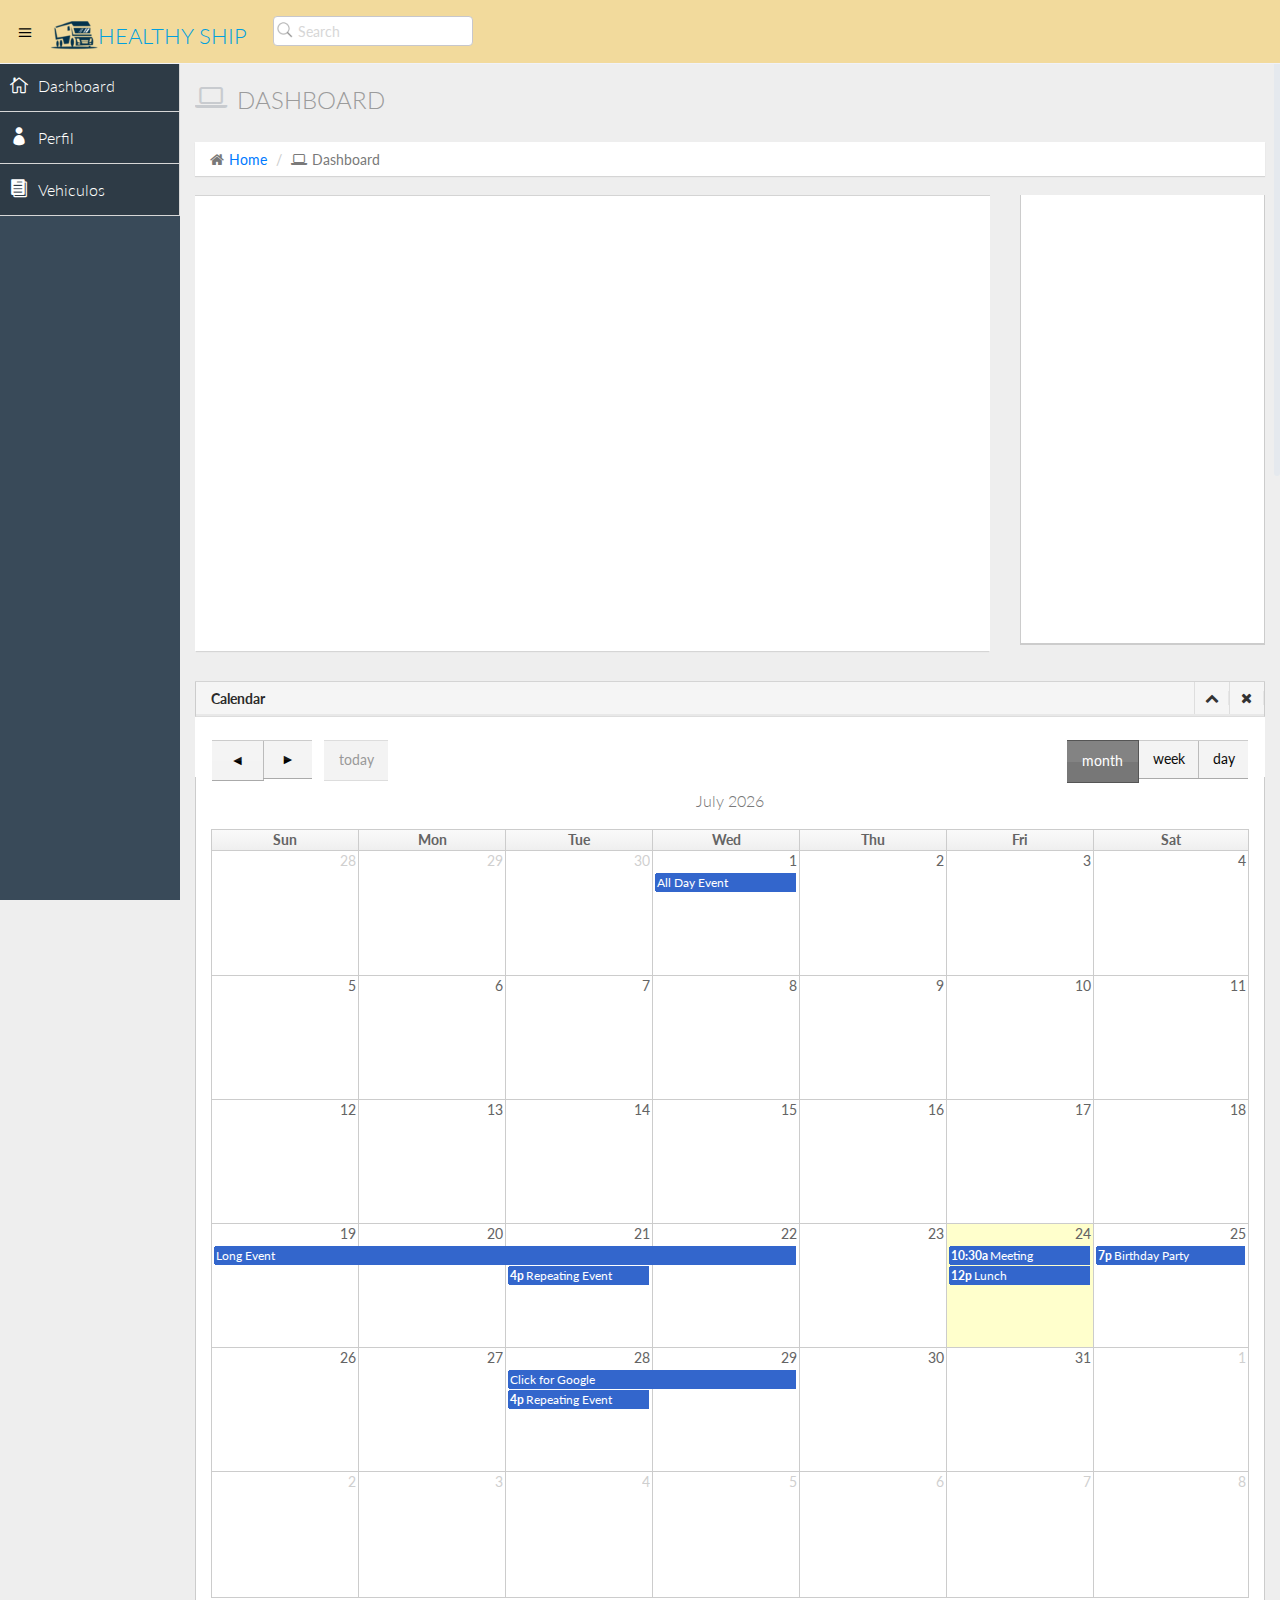
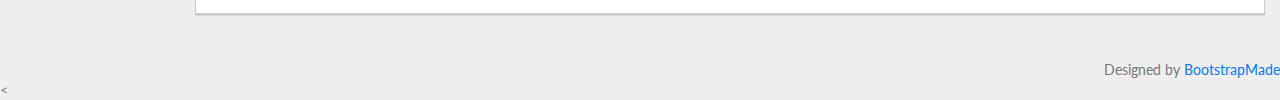
<file: index.html>
<!DOCTYPE html>
<html lang="en">

<head>
  <meta charset="utf-8">
  <meta name="viewport" content="width=device-width, initial-scale=1.0">
  <meta name="description" content="Creative - Bootstrap 3 Responsive Admin Template">
  <meta name="author" content="GeeksLabs">
  <meta name="keyword" content="Creative, Dashboard, Admin, Template, Theme, Bootstrap, Responsive, Retina, Minimal">
  <link rel="shortcut icon" href="img/favicon.png">

  <title>Creative - Bootstrap Admin Template</title>

  <!-- Bootstrap CSS -->
  <link href="css/bootstrap.min.css" rel="stylesheet">
  <!-- bootstrap theme -->
  <link href="css/bootstrap-theme.css" rel="stylesheet">
  <!--external css-->
  <!-- font icon -->
  <link href="css/elegant-icons-style.css" rel="stylesheet" />
  <link href="css/font-awesome.min.css" rel="stylesheet" />
  <!-- full calendar css-->
  <link href="assets/fullcalendar/fullcalendar/bootstrap-fullcalendar.css" rel="stylesheet" />
  <link href="assets/fullcalendar/fullcalendar/fullcalendar.css" rel="stylesheet" />
  <!-- easy pie chart-->
  <link href="assets/jquery-easy-pie-chart/jquery.easy-pie-chart.css" rel="stylesheet" type="text/css" media="screen" />
  <!-- owl carousel -->
  <link rel="stylesheet" href="css/owl.carousel.css" type="text/css">
  <link href="css/jquery-jvectormap-1.2.2.css" rel="stylesheet">
  <!-- Custom styles -->
  <link rel="stylesheet" href="css/fullcalendar.css">
  <link href="css/widgets.css" rel="stylesheet">
  <link href="css/style.css" rel="stylesheet">
  <link href="css/style-responsive.css" rel="stylesheet" />
  <link href="css/xcharts.min.css" rel=" stylesheet">
  <link href="css/jquery-ui-1.10.4.min.css" rel="stylesheet">
</head>

<body>
  <!-- container section start -->
  <section id="container" class="">


    <header class="header pers-bg">
      <div class="toggle-nav">
        <div class="icon-reorder tooltips" data-original-title="Toggle Navigation" data-placement="bottom"><i class="icon_menu" style="color: black"></i></div>
      </div>

      <!--logo start-->
      <a href="index.html" class="logo lite"><img src="img/car.ico" width="48" height="48" >HEALTHY <span class="lite">SHIP</span></a>
      <!--logo end-->

      <div class="nav search-row" id="top_menu">
        <!--  search form start -->
        <ul class="nav top-menu">
          <li>
            <form class="navbar-form">
              <input class="form-control" placeholder="Search" type="text">
            </form>
          </li>
        </ul>
        <!--  search form end -->
      </div>

      
    </header>
    <!--header end-->

    <!--sidebar start-->
    <aside>
      <div id="sidebar" class="nav-collapse ">
        <!-- sidebar menu start-->
        <ul class="sidebar-menu">
          <li class="active">
            <a class="" href="index.html">
                          <i class="icon_house_alt"></i>
                          <span>Dashboard</span>
                      </a>
          </li>

          <li class="active">
            <a class="" href="#">
                          <i class="icon_profile"></i>
                          <span>Perfil</span>
                      </a>
          </li>

          <li class="active">
            <a class="" href="vehiculos.html">
                          <i class="icon_documents"></i>
                          <span>Vehiculos</span>
                      </a>
          </li>
        </ul>
        <!-- sidebar menu end-->
      </div>
    </aside>
    <!--sidebar end-->

    <!--main content start-->
    <section id="main-content">
      <section class="wrapper">
        <!--overview start-->
        <div class="row">
          <div class="col-lg-12">
            <h3 class="page-header"><i class="fa fa-laptop"></i> Dashboard</h3>
            <ol class="breadcrumb">
              <li><i class="fa fa-home"></i><a href="index.html">Home</a></li>
              <li><i class="fa fa-laptop"></i>Dashboard</li>
            </ol>
          </div>
        </div>


        <div class="row">
          <div class="col-lg-9 col-md-12">

            <div class="panel panel-default">
              <iframe width="1000" height="450" frameborder="0" style="border:0" src="https://www.google.com/maps/embed/v1/place?q=place_id:ChIJm9MvtYyxKIQRUFeGvwKTPdY&key=AIzaSyDPDbafDu2nlux1gcHyVGtqRZIpWVWHT7Y" allowfullscreen></iframe>
              </div>

            </div>

          <div class="col-md-3">
            <!-- List starts -->
            <section class="panel">
              <div class="panel-body" style="height: 450px;">
                
              </div>
            </section>
          </div>


        </div>

        <!-- statics end -->
        <!-- project team & activity start -->

        <div class="row">
          <div class="col-lg-12 portlets">
            <div class="panel panel-default">
              <div class="panel-heading">
                <h2><strong>Calendar</strong></h2>
                <div class="panel-actions">
                  <a href="#" class="wminimize"><i class="fa fa-chevron-up"></i></a>
                  <a href="#" class="wclose"><i class="fa fa-times"></i></a>
                </div>

              </div><br><br><br>
              <div class="panel-body">
                <!-- Widget content -->

                <!-- Below line produces calendar. I am using FullCalendar plugin. -->
                <div id="calendar"></div>

              </div>
            </div>

          </div>

        </div>
        <!-- project team & activity end -->

      </section>
      <div class="text-right">
        <div class="credits">
          <!--
            All the links in the footer should remain intact.
            You can delete the links only if you purchased the pro version.
            Licensing information: https://bootstrapmade.com/license/
            Purchase the pro version form: https://bootstrapmade.com/buy/?theme=NiceAdmin
          -->
          Designed by <a href="https://bootstrapmade.com/">BootstrapMade</a>
        </div>
      </div>
    </section>
    <!--main content end-->
  </section>
  <!-- container section start -->

  <!-- javascripts -->
  <script src="js/jquery.js"></script>
  <script src="js/jquery-ui-1.10.4.min.js"></script>
  <script src="js/jquery-1.8.3.min.js"></script>
  <script type="text/javascript" src="js/jquery-ui-1.9.2.custom.min.js"></script>
  <!-- bootstrap -->
  <script src="js/bootstrap.min.js"></script>
  <!-- nice scroll -->
  <script src="js/jquery.scrollTo.min.js"></script>
  <script src="js/jquery.nicescroll.js" type="text/javascript"></script>
  <!-- charts scripts -->
  <script src="assets/jquery-knob/js/jquery.knob.js"></script>
  <script src="js/jquery.sparkline.js" type="text/javascript"></script>
  <script src="assets/jquery-easy-pie-chart/jquery.easy-pie-chart.js"></script>
  <script src="js/owl.carousel.js"></script>
  <!-- jQuery full calendar -->
  <<script src="js/fullcalendar.min.js"></script>
    <!-- Full Google Calendar - Calendar -->
    <script src="assets/fullcalendar/fullcalendar/fullcalendar.js"></script>
    <!--script for this page only-->
    <script src="js/calendar-custom.js"></script>
    <script src="js/jquery.rateit.min.js"></script>
    <!-- custom select -->
    <script src="js/jquery.customSelect.min.js"></script>
    <script src="assets/chart-master/Chart.js"></script>

    <!--custome script for all page-->
    <script src="js/scripts.js"></script>
    <!-- custom script for this page-->
    <script src="js/sparkline-chart.js"></script>
    <script src="js/easy-pie-chart.js"></script>
    <script src="js/jquery-jvectormap-1.2.2.min.js"></script>
    <script src="js/jquery-jvectormap-world-mill-en.js"></script>
    <script src="js/xcharts.min.js"></script>
    <script src="js/jquery.autosize.min.js"></script>
    <script src="js/jquery.placeholder.min.js"></script>
    <script src="js/gdp-data.js"></script>
    <script src="js/morris.min.js"></script>
    <script src="js/sparklines.js"></script>
    <script src="js/charts.js"></script>
    <script src="js/jquery.slimscroll.min.js"></script>
    <script>
      //knob
      $(function() {
        $(".knob").knob({
          'draw': function() {
            $(this.i).val(this.cv + '%')
          }
        })
      });

      //carousel
      $(document).ready(function() {
        $("#owl-slider").owlCarousel({
          navigation: true,
          slideSpeed: 300,
          paginationSpeed: 400,
          singleItem: true

        });
      });

      //custom select box

      $(function() {
        $('select.styled').customSelect();
      });

      /* ---------- Map ---------- */
      $(function() {
        $('#map').vectorMap({
          map: 'world_mill_en',
          series: {
            regions: [{
              values: gdpData,
              scale: ['#000', '#000'],
              normalizeFunction: 'polynomial'
            }]
          },
          backgroundColor: '#eef3f7',
          onLabelShow: function(e, el, code) {
            el.html(el.html() + ' (GDP - ' + gdpData[code] + ')');
          }
        });
      });
    </script>

</body>

</html>
</file>
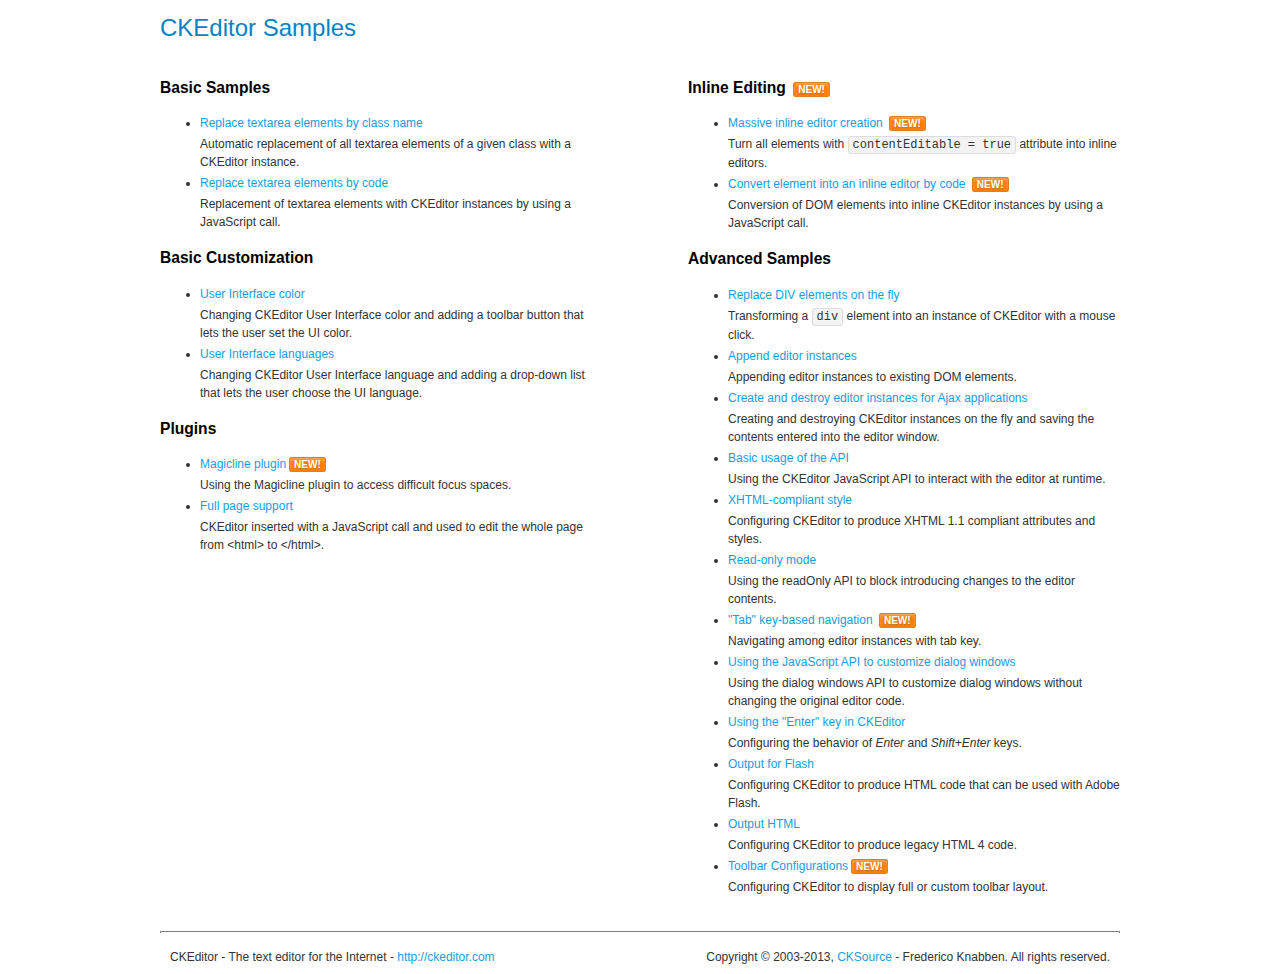
<file: assets/ckeditor/samples/index.html>
<!DOCTYPE html>
<!--
Copyright (c) 2003-2013, CKSource - Frederico Knabben. All rights reserved.
For licensing, see LICENSE.html or http://ckeditor.com/license
-->
<html>
<head>
	<title>CKEditor Samples</title>
	<meta charset="utf-8">
	<link rel="stylesheet" href="sample.css">
</head>
<body>
	<h1 class="samples">
		CKEditor Samples
	</h1>
	<div class="twoColumns">
		<div class="twoColumnsLeft">
			<h2 class="samples">
				Basic Samples
			</h2>
			<dl class="samples">
				<dt><a class="samples" href="replacebyclass.html">Replace textarea elements by class name</a></dt>
				<dd>Automatic replacement of all textarea elements of a given class with a CKEditor instance.</dd>

				<dt><a class="samples" href="replacebycode.html">Replace textarea elements by code</a></dt>
				<dd>Replacement of textarea elements with CKEditor instances by using a JavaScript call.</dd>
			</dl>

			<h2 class="samples">
				Basic Customization
			</h2>
			<dl class="samples">
				<dt><a class="samples" href="uicolor.html">User Interface color</a></dt>
				<dd>Changing CKEditor User Interface color and adding a toolbar button that lets the user set the UI color.</dd>

				<dt><a class="samples" href="uilanguages.html">User Interface languages</a></dt>
				<dd>Changing CKEditor User Interface language and adding a drop-down list that lets the user choose the UI language.</dd>
			</dl>


			<h2 class="samples">Plugins</h2>
<dl class="samples">
<dt><a class="samples" href="plugins/magicline/magicline.html">Magicline plugin</a><span class="new">New!</span></dt>
<dd>Using the Magicline plugin to access difficult focus spaces.</dd>

<dt><a class="samples" href="plugins/wysiwygarea/fullpage.html">Full page support</a></dt>
<dd>CKEditor inserted with a JavaScript call and used to edit the whole page from &lt;html&gt; to &lt;/html&gt;.</dd>
</dl>
		</div>
		<div class="twoColumnsRight">
			<h2 class="samples">
				Inline Editing <span class="new">New!</span>
			</h2>
			<dl class="samples">
				<dt><a class="samples" href="inlineall.html">Massive inline editor creation</a> <span class="new">New!</span></dt>
				<dd>Turn all elements with <code>contentEditable = true</code> attribute into inline editors.</dd>

				<dt><a class="samples" href="inlinebycode.html">Convert element into an inline editor by code</a> <span class="new">New!</span></dt>
				<dd>Conversion of DOM elements into inline CKEditor instances by using a JavaScript call.</dd>

				
			</dl>

			<h2 class="samples">
				Advanced Samples
			</h2>
			<dl class="samples">
				<dt><a class="samples" href="divreplace.html">Replace DIV elements on the fly</a></dt>
				<dd>Transforming a <code>div</code> element into an instance of CKEditor with a mouse click.</dd>

				<dt><a class="samples" href="appendto.html">Append editor instances</a></dt>
				<dd>Appending editor instances to existing DOM elements.</dd>

				<dt><a class="samples" href="ajax.html">Create and destroy editor instances for Ajax applications</a></dt>
				<dd>Creating and destroying CKEditor instances on the fly and saving the contents entered into the editor window.</dd>

				<dt><a class="samples" href="api.html">Basic usage of the API</a></dt>
				<dd>Using the CKEditor JavaScript API to interact with the editor at runtime.</dd>

				<dt><a class="samples" href="xhtmlstyle.html">XHTML-compliant style</a></dt>
				<dd>Configuring CKEditor to produce XHTML 1.1 compliant attributes and styles.</dd>

				<dt><a class="samples" href="readonly.html">Read-only mode</a></dt>
				<dd>Using the readOnly API to block introducing changes to the editor contents.</dd>

				<dt><a class="samples" href="tabindex.html">"Tab" key-based navigation</a> <span class="new">New!</span></dt>
				<dd>Navigating among editor instances with tab key.</dd>


				
<dt><a class="samples" href="plugins/dialog/dialog.html">Using the JavaScript API to customize dialog windows</a></dt>
<dd>Using the dialog windows API to customize dialog windows without changing the original editor code.</dd>

<dt><a class="samples" href="plugins/enterkey/enterkey.html">Using the &quot;Enter&quot; key in CKEditor</a></dt>
<dd>Configuring the behavior of <em>Enter</em> and <em>Shift+Enter</em> keys.</dd>

<dt><a class="samples" href="plugins/htmlwriter/outputforflash.html">Output for Flash</a></dt>
<dd>Configuring CKEditor to produce HTML code that can be used with Adobe Flash.</dd>

<dt><a class="samples" href="plugins/htmlwriter/outputhtml.html">Output HTML</a></dt>
<dd>Configuring CKEditor to produce legacy HTML 4 code.</dd>

<dt><a class="samples" href="plugins/toolbar/toolbar.html">Toolbar Configurations</a><span class="new">New!</span></dt>
<dd>Configuring CKEditor to display full or custom toolbar layout.</dd>

			</dl>
		</div>
	</div>
	<div id="footer">
		<hr>
		<p>
			CKEditor - The text editor for the Internet - <a class="samples" href="http://ckeditor.com/">http://ckeditor.com</a>
		</p>
		<p id="copy">
			Copyright &copy; 2003-2013, <a class="samples" href="http://cksource.com/">CKSource</a> - Frederico Knabben. All rights reserved.
		</p>
	</div>
</body>
</html>
</file>
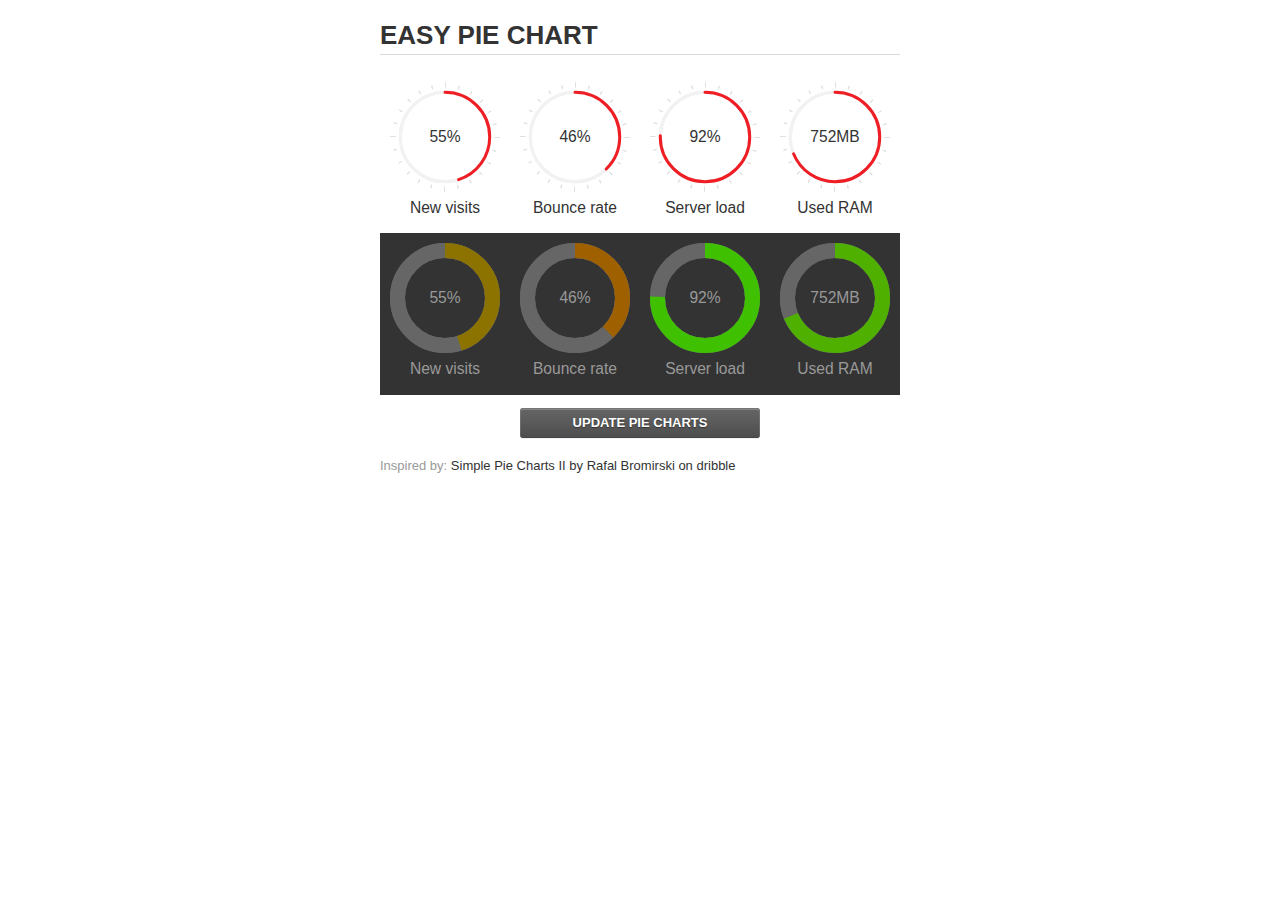
<file: assets/jquery-easy-pie-chart/examples/index.html>
<!doctype html>
<html>
    <head>
        <meta charset="utf-8">
        <title>Easy Pie Chart</title>
        <script type="text/javascript" src="https://ajax.googleapis.com/ajax/libs/jquery/1.7.2/jquery.min.js"></script>
        <script type="text/javascript" src="http://html5shiv.googlecode.com/svn/trunk/html5.js"></script>
        <script type="text/javascript" src="excanvas.js"></script>
        <script type="text/javascript" src="../jquery.easy-pie-chart.js"></script>

        <link rel="stylesheet" type="text/css" href="style.css" media="screen">
        <link rel="stylesheet" type="text/css" href="../jquery.easy-pie-chart.css" media="screen">

        <meta name="viewport" content="width=device-width, initial-scale=1.0">

        <script type="text/javascript">
            var initPieChart = function() {
                $('.percentage').easyPieChart({
                    animate: 1000
                });
                $('.percentage-light').easyPieChart({
                    barColor: function(percent) {
                        percent /= 100;
                        return "rgb(" + Math.round(255 * (1-percent)) + ", " + Math.round(255 * percent) + ", 0)";
                    },
                    trackColor: '#666',
                    scaleColor: false,
                    lineCap: 'butt',
                    lineWidth: 15,
                    animate: 1000
                });

                $('.updateEasyPieChart').on('click', function(e) {
                  e.preventDefault();
                  $('.percentage, .percentage-light').each(function() {
                    var newValue = Math.round(100*Math.random());
                    $(this).data('easyPieChart').update(newValue);
                    $('span', this).text(newValue);
                  });
                });
            };
        </script>
    </head>
    <body onload="initPieChart();">
        <div class="container">
            <h1>EASY PIE CHART</h1>
            <div class="chart">
                <div class="percentage success" data-percent="55"><span>55</span>%</div>
                <div class="label">New visits</div>
            </div>
            <div class="chart">
                <div class="percentage" data-percent="46"><span>46</span>%</div>
                <div class="label">Bounce rate</div>
            </div>
            <div class="chart">
                <div class="percentage" data-percent="92"><span>92</span>%</div>
                <div class="label">Server load</div>
            </div>
            <div class="chart">
                <div class="percentage" data-percent="84"><span>752</span>MB</div>
                <div class="label">Used RAM</div>
            </div>
            <div style="clear:both;"></div>
            <div class="dark">
                <div class="chart">
                    <div id="sparkline_bar" class="percentage-light" data-percent="55"><span>55</span>%</div>
                    <div class="label">New visits</div>
                </div>
                <div class="chart">
                    <div id="sparkline_bar" class="percentage-light" data-percent="46"><span>46</span>%</div>
                    <div class="label">Bounce rate</div>
                </div>
                <div class="chart">
                    <div class="percentage-light" data-percent="92"><span>92</span>%</div>
                    <div class="label">Server load</div>
                </div>
                <div class="chart">
                    <div class="percentage-light" data-percent="84"><span>752</span>MB</div>
                    <div class="label">Used RAM</div>
                </div>
                <div style="clear:both;"></div>
            </div>

            <p><a href="#" class="button updateEasyPieChart">Update pie charts</a></p>

            <p class="credits">Inspired by: <a href="http://drbl.in/ezuc" target="_blank">Simple Pie Charts II by Rafal Bromirski on dribble</a></p>
        </div>
    </body>
</html>
</file>
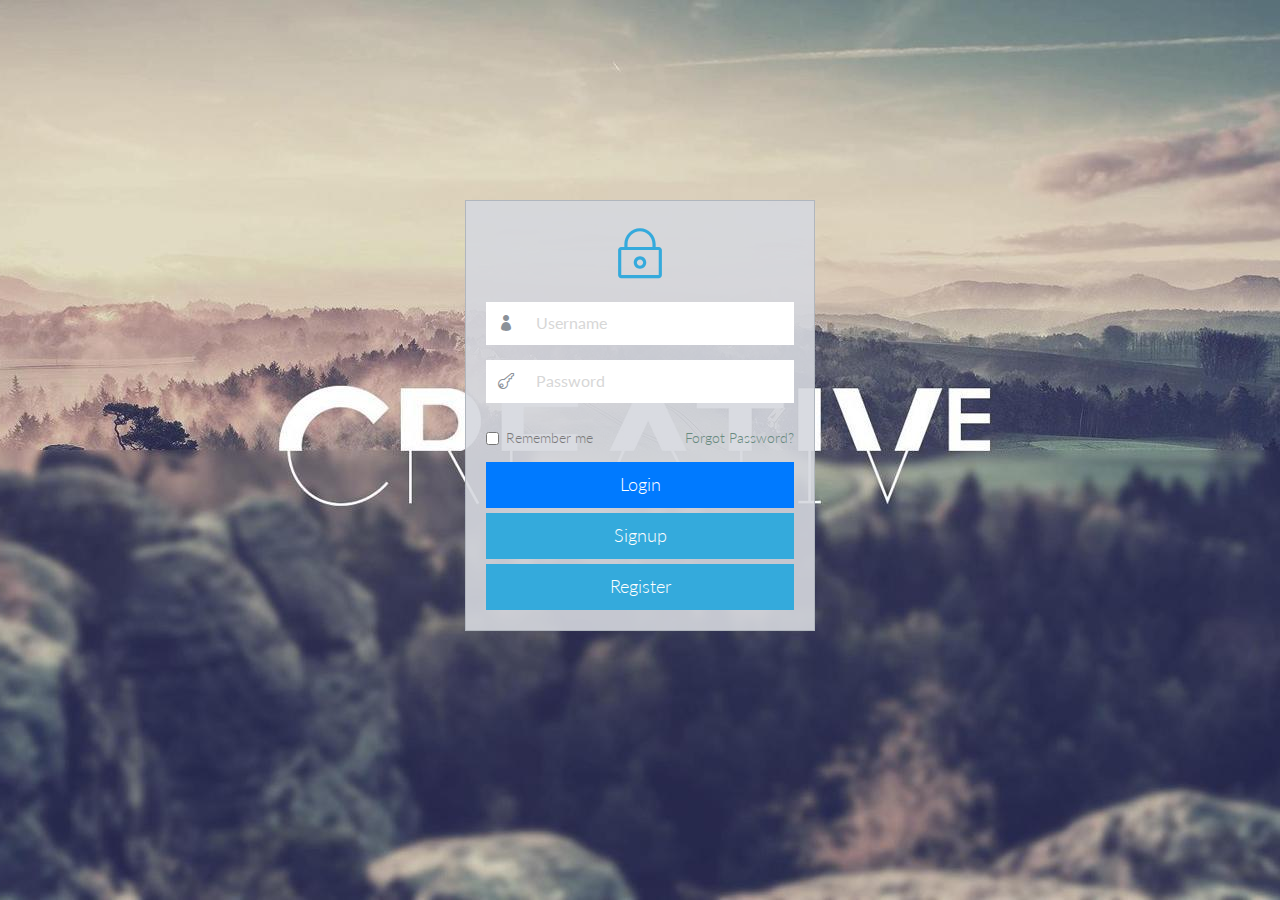
<file: login.html>
<!DOCTYPE html>
<html lang="en">

<head>
  <meta charset="utf-8">
  <meta name="viewport" content="width=device-width, initial-scale=1.0">
  <meta name="description" content="Creative - Bootstrap 3 Responsive Admin Template">
  <meta name="author" content="GeeksLabs">
  <meta name="keyword" content="Creative, Dashboard, Admin, Template, Theme, Bootstrap, Responsive, Retina, Minimal">
  <link rel="shortcut icon" href="img/favicon.png">

  <title>Login Page 2 | Creative - Bootstrap 3 Responsive Admin Template</title>

  <!-- Bootstrap CSS -->
  <link href="css/bootstrap.min.css" rel="stylesheet">
  <!-- bootstrap theme -->
  <link href="css/bootstrap-theme.css" rel="stylesheet">
  <!--external css-->
  <!-- font icon -->
  <link href="css/elegant-icons-style.css" rel="stylesheet" />
  <link href="css/font-awesome.css" rel="stylesheet" />
  <!-- Custom styles -->
  <link href="css/style.css" rel="stylesheet">
  <link href="css/style-responsive.css" rel="stylesheet" />

  <!-- HTML5 shim and Respond.js IE8 support of HTML5 -->
  <!--[if lt IE 9]>
    <script src="js/html5shiv.js"></script>
    <script src="js/respond.min.js"></script>
    <![endif]-->

    <!-- =======================================================
      Theme Name: NiceAdmin
      Theme URL: https://bootstrapmade.com/nice-admin-bootstrap-admin-html-template/
      Author: BootstrapMade
      Author URL: https://bootstrapmade.com
    ======================================================= -->
</head>

<body class="login-img3-body">

  <div class="container">

    <form class="login-form">
      <div class="login-wrap">
        <p class="login-img"><i class="icon_lock_alt"></i></p>
        <div class="input-group">
          <span class="input-group-addon"><i class="icon_profile"></i></span>
          <input type="text" id="idUser" class="form-control" placeholder="Username" autofocus>
        </div>
        <div class="input-group">
          <span class="input-group-addon"><i class="icon_key_alt"></i></span>
          <input type="password" id="idPsw" class="form-control" placeholder="Password">
        </div>
        <div id="idalerta">

        </div>
        <label class="checkbox">
                <input type="checkbox" value="remember-me"> Remember me
                <span class="pull-right"> <a href="#"> Forgot Password?</a></span>
            </label>
        <button class="btn btn-primary btn-lg btn-block" id="idLogin" type="submit">Login</button>
        <button class="btn btn-info btn-lg btn-block" type="submit">Signup</button>
        <button class="btn btn-info btn-lg btn-block" type="button" data-toggle="modal" data-target="#exampleModalLong">Register</button>
      </div>
    </form>
    <div class="text-right">
      <div class="credits">
          <!--
            All the links in the footer should remain intact.
            You can delete the links only if you purchased the pro version.
            Licensing information: https://bootstrapmade.com/license/
            Purchase the pro version form: https://bootstrapmade.com/buy/?theme=NiceAdmin
          -->
          
        </div>
    </div>
  </div>
<script type="text/javascript">
  import React from 'react';
  import ReactDOM from 'react-dom';
  
  const button = document.getElementById('idLogin')
  button.addEventListener('click', ()=>{
    var Usuario = document.getElementById("idUser").value;
    var password = document.getElementById("idPsw").value;
    var url = "http://localhost:4000/healthy-ship/login/"+Usuario+"/"+password;
    
    fetch(url,{
    })
    .then(request =>{
      window.location.replace("index.html")
    })
    .catch(()=> {ReactDOM.render(<p>Usuario incorrecto</p>,document.getElementById(idalerta))})
    
  })
  


</script>

</body>

</html>
</file>
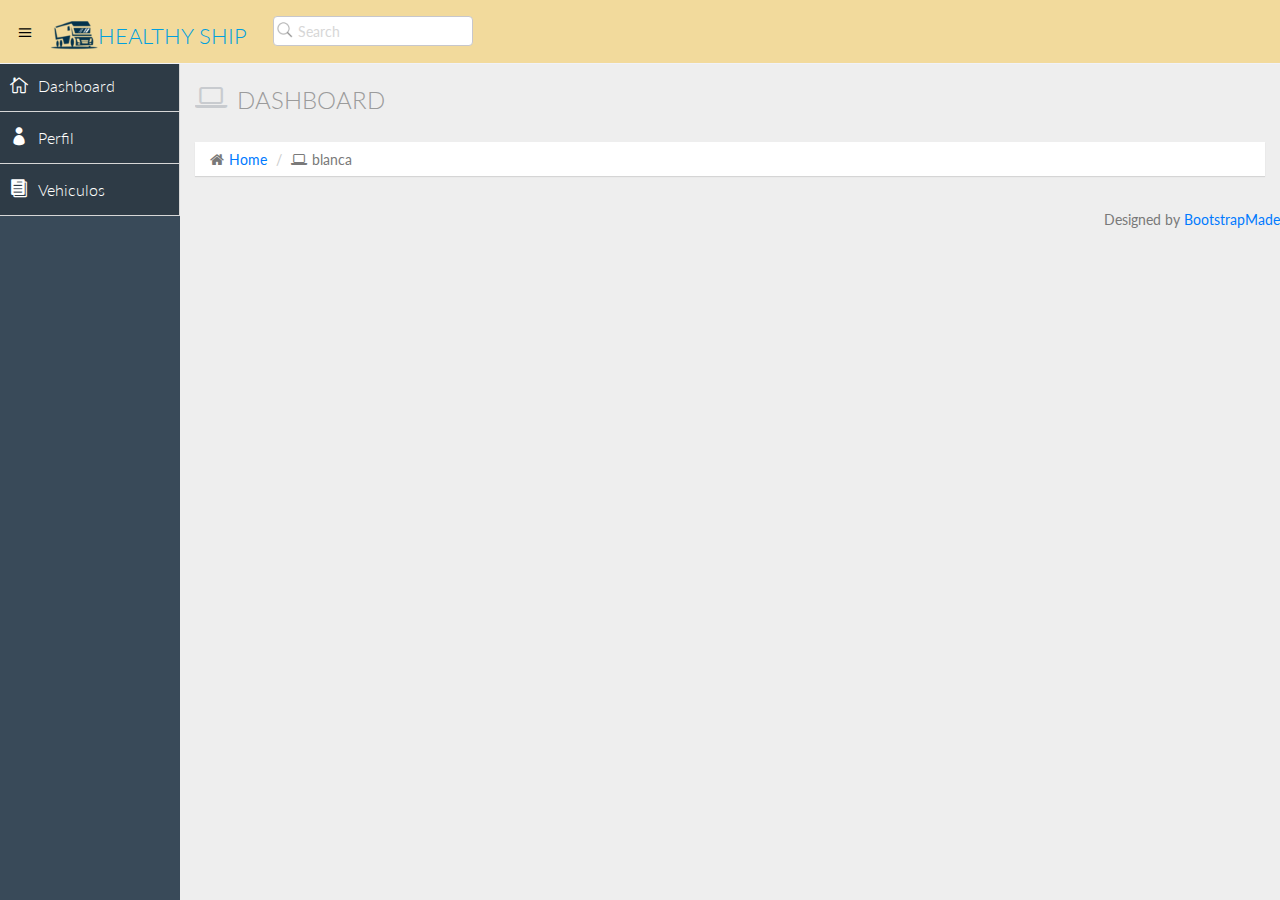
<file: plantilla blanca.html>
<!DOCTYPE html>
<html lang="en">

<head>
  <meta charset="utf-8">
  <meta name="viewport" content="width=device-width, initial-scale=1.0">
  <meta name="description" content="Creative - Bootstrap 3 Responsive Admin Template">
  <meta name="author" content="GeeksLabs">
  <meta name="keyword" content="Creative, Dashboard, Admin, Template, Theme, Bootstrap, Responsive, Retina, Minimal">
  <link rel="shortcut icon" href="img/favicon.png">

  <title>Creative - Bootstrap Admin Template</title>

  <!-- Bootstrap CSS -->
  <link href="css/bootstrap.min.css" rel="stylesheet">
  <!-- bootstrap theme -->
  <link href="css/bootstrap-theme.css" rel="stylesheet">
  <!--external css-->
  <!-- font icon -->
  <link href="css/elegant-icons-style.css" rel="stylesheet" />
  <link href="css/font-awesome.min.css" rel="stylesheet" />
  <!-- full calendar css-->
  <link href="assets/fullcalendar/fullcalendar/bootstrap-fullcalendar.css" rel="stylesheet" />
  <link href="assets/fullcalendar/fullcalendar/fullcalendar.css" rel="stylesheet" />
  <!-- easy pie chart-->
  <link href="assets/jquery-easy-pie-chart/jquery.easy-pie-chart.css" rel="stylesheet" type="text/css" media="screen" />
  <!-- owl carousel -->
  <link rel="stylesheet" href="css/owl.carousel.css" type="text/css">
  <link href="css/jquery-jvectormap-1.2.2.css" rel="stylesheet">
  <!-- Custom styles -->
  <link rel="stylesheet" href="css/fullcalendar.css">
  <link href="css/widgets.css" rel="stylesheet">
  <link href="css/style.css" rel="stylesheet">
  <link href="css/style-responsive.css" rel="stylesheet" />
  <link href="css/xcharts.min.css" rel=" stylesheet">
  <link href="css/jquery-ui-1.10.4.min.css" rel="stylesheet">
</head>

<body>
  <!-- container section start -->
  <section id="container" class="">


    <header class="header pers-bg">
      <div class="toggle-nav">
        <div class="icon-reorder tooltips" data-original-title="Toggle Navigation" data-placement="bottom"><i class="icon_menu" style="color: black"></i></div>
      </div>

      <!--logo start-->
      <a href="index.html" class="logo lite"><img src="img/car.ico" width="48" height="48" >HEALTHY <span class="lite">SHIP</span></a>
      <!--logo end-->

      <div class="nav search-row" id="top_menu">
        <!--  search form start -->
        <ul class="nav top-menu">
          <li>
            <form class="navbar-form">
              <input class="form-control" placeholder="Search" type="text">
            </form>
          </li>
        </ul>
        <!--  search form end -->
      </div>

      
    </header>
    <!--header end-->

    <!--sidebar start-->
    <aside>
      <div id="sidebar" class="nav-collapse ">
        <!-- sidebar menu start-->
        <ul class="sidebar-menu">
          <li class="active">
            <a class="" href="index.html">
                          <i class="icon_house_alt"></i>
                          <span>Dashboard</span>
                      </a>
          </li>

          <li class="active">
            <a class="" href="#">
                          <i class="icon_profile"></i>
                          <span>Perfil</span>
                      </a>
          </li>

          <li class="active">
            <a class="" href="blanco.html">
                          <i class="icon_documents"></i>
                          <span>Vehiculos</span>
                      </a>
          </li>
        </ul>
        <!-- sidebar menu end-->
      </div>
    </aside>
    <!--sidebar end-->

    <!--main content start-->
    <section id="main-content">
      <section class="wrapper">
        <!--overview start-->
        <div class="row">
          <div class="col-lg-12">
            <h3 class="page-header"><i class="fa fa-laptop"></i> Dashboard</h3>
            <ol class="breadcrumb">
              <li><i class="fa fa-home"></i><a href="index.html">Home</a></li>
              <li><i class="fa fa-laptop"></i>blanca</li>
            </ol>
          </div>
        </div>
<!-- AQUI VA EL CONTENIDO DE LA PAGINA-->






      </section>
      <div class="text-right">
        <div class="credits">
          <!--
            All the links in the footer should remain intact.
            You can delete the links only if you purchased the pro version.
            Licensing information: https://bootstrapmade.com/license/
            Purchase the pro version form: https://bootstrapmade.com/buy/?theme=NiceAdmin
          -->
          Designed by <a href="https://bootstrapmade.com/">BootstrapMade</a>
        </div>
      </div>
    </section>
    <!--main content end-->
  </section>
  <!-- container section start -->

  <!-- javascripts -->
  <script src="js/jquery.js"></script>
  <script src="js/jquery-ui-1.10.4.min.js"></script>
  <script src="js/jquery-1.8.3.min.js"></script>
  <script type="text/javascript" src="js/jquery-ui-1.9.2.custom.min.js"></script>
  <!-- bootstrap -->
  <script src="js/bootstrap.min.js"></script>
  <!-- nice scroll -->
  <script src="js/jquery.scrollTo.min.js"></script>
  <script src="js/jquery.nicescroll.js" type="text/javascript"></script>
  <!-- charts scripts -->
  <script src="js/jquery.sparkline.js" type="text/javascript"></script>
  <script src="assets/jquery-easy-pie-chart/jquery.easy-pie-chart.js"></script>
  <script src="js/owl.carousel.js"></script>
  <!-- jQuery full calendar -->
  <<script src="js/fullcalendar.min.js"></script>
    <!-- Full Google Calendar - Calendar -->
    <!--script for this page only-->
    <!-- custom select -->
    <script src="js/jquery.customSelect.min.js"></script>
    <script src="assets/chart-master/Chart.js"></script>

    <!--custome script for all page-->
    <script src="js/scripts.js"></script>
    <!-- custom script for this page-->
    <script src="js/sparkline-chart.js"></script>
    <script src="js/easy-pie-chart.js"></script>
    <script src="js/jquery-jvectormap-1.2.2.min.js"></script>
    <script src="js/jquery-jvectormap-world-mill-en.js"></script>
    <script src="js/xcharts.min.js"></script>
    <script src="js/jquery.autosize.min.js"></script>
    <script src="js/jquery.placeholder.min.js"></script>
    <script src="js/gdp-data.js"></script>
    <script src="js/morris.min.js"></script>
    <script src="js/sparklines.js"></script>
    <script src="js/charts.js"></script>
    <script src="js/jquery.slimscroll.min.js"></script>
    <script>
      //knob
      //carousel
      $(document).ready(function() {
        $("#owl-slider").owlCarousel({
          navigation: true,
          slideSpeed: 300,
          paginationSpeed: 400,
          singleItem: true

        });
      });
      /* ---------- Map ---------- */

    </script>

</body>

</html>
</file>
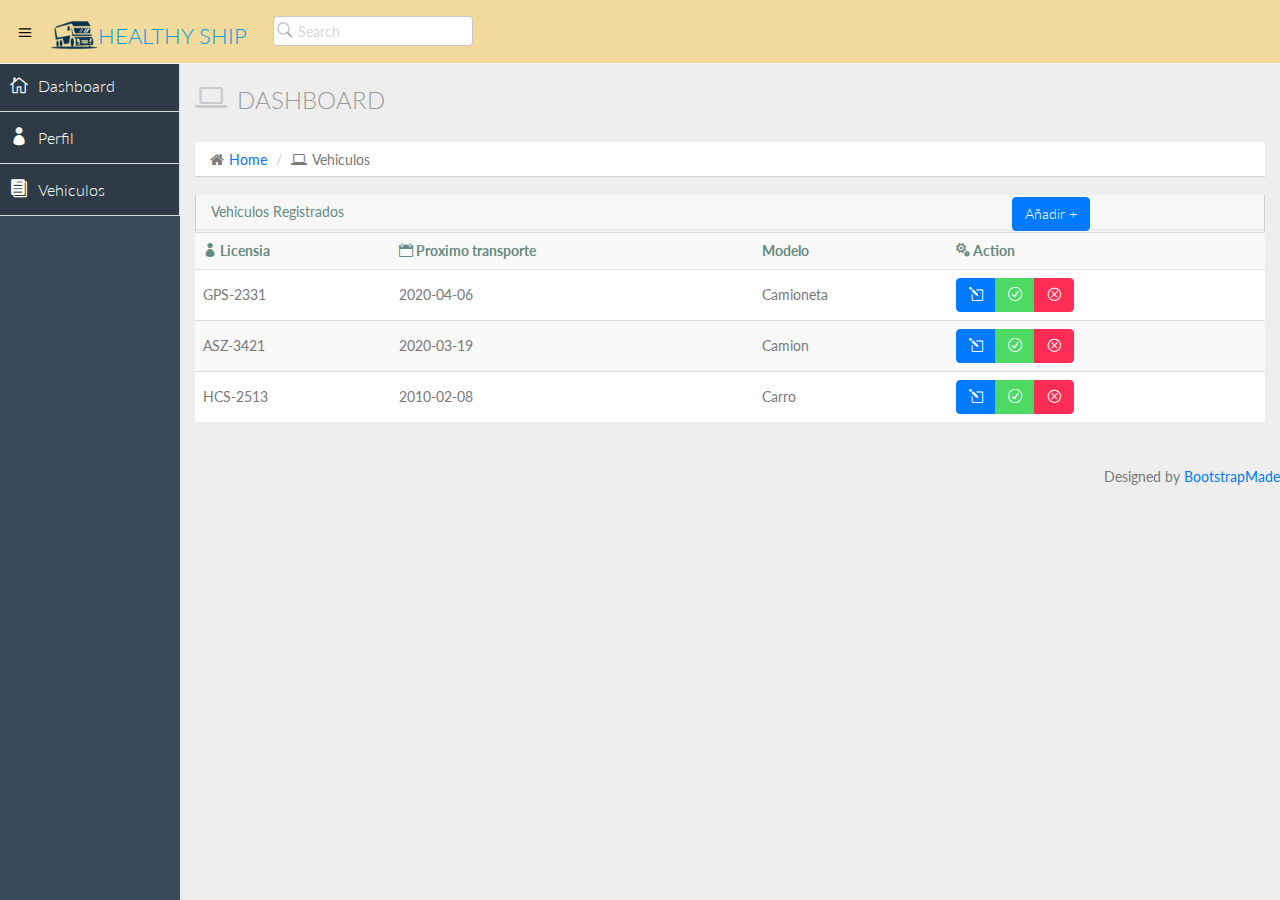
<file: vehiculos.html>
<!DOCTYPE html>
<html lang="en">

<head>
  <meta charset="utf-8">
  <meta name="viewport" content="width=device-width, initial-scale=1.0">
  <meta name="description" content="Creative - Bootstrap 3 Responsive Admin Template">
  <meta name="author" content="GeeksLabs">
  <meta name="keyword" content="Creative, Dashboard, Admin, Template, Theme, Bootstrap, Responsive, Retina, Minimal">
  <link rel="shortcut icon" href="img/favicon.png">

  <!-- Bootstrap CSS -->
  <link href="css/bootstrap.min.css" rel="stylesheet">
  <!-- bootstrap theme -->
  <link href="css/bootstrap-theme.css" rel="stylesheet">
  <!--external css-->
  <!-- font icon -->
  <link href="css/elegant-icons-style.css" rel="stylesheet" />
  <link href="css/font-awesome.min.css" rel="stylesheet" />
  <!-- full calendar css-->
  <link href="assets/fullcalendar/fullcalendar/bootstrap-fullcalendar.css" rel="stylesheet" />
  <link href="assets/fullcalendar/fullcalendar/fullcalendar.css" rel="stylesheet" />
  <!-- easy pie chart-->
  <link href="assets/jquery-easy-pie-chart/jquery.easy-pie-chart.css" rel="stylesheet" type="text/css" media="screen" />
  <!-- owl carousel -->
  <link rel="stylesheet" href="css/owl.carousel.css" type="text/css">
  <link href="css/jquery-jvectormap-1.2.2.css" rel="stylesheet">
  <!-- Custom styles -->
  <link rel="stylesheet" href="css/fullcalendar.css">
  <link href="css/widgets.css" rel="stylesheet">
  <link href="css/style.css" rel="stylesheet">
  <link href="css/style-responsive.css" rel="stylesheet" />
  <link href="css/xcharts.min.css" rel=" stylesheet">
  <link href="css/jquery-ui-1.10.4.min.css" rel="stylesheet">
</head>

<body>
  <!-- container section start -->
  <section id="container" class="">


    <header class="header pers-bg">
      <div class="toggle-nav">
        <div class="icon-reorder tooltips" data-original-title="Toggle Navigation" data-placement="bottom"><i class="icon_menu" style="color: black"></i></div>
      </div>

      <!--logo start-->
      <a href="index.html" class="logo lite"><img src="img/car.ico" width="48" height="48" >HEALTHY <span class="lite">SHIP</span></a>
      <!--logo end-->

      <div class="nav search-row" id="top_menu">
        <!--  search form start -->
        <ul class="nav top-menu">
          <li>
            <form class="navbar-form">
              <input class="form-control" placeholder="Search" type="text">
            </form>
          </li>
        </ul>
        <!--  search form end -->
      </div>

      
    </header>
    <!--header end-->

    <!--sidebar start-->
    <aside>
      <div id="sidebar" class="nav-collapse ">
        <!-- sidebar menu start-->
        <ul class="sidebar-menu">
          <li class="active">
            <a class="" href="index.html">
                          <i class="icon_house_alt"></i>
                          <span>Dashboard</span>
                      </a>
          </li>

          <li class="active">
            <a class="" href="#">
                          <i class="icon_profile"></i>
                          <span>Perfil</span>
                      </a>
          </li>

          <li class="active">
            <a class="" href="Vehiculos.html">
                          <i class="icon_documents"></i>
                          <span>Vehiculos</span>
                      </a>
          </li>
        </ul>
        <!-- sidebar menu end-->
      </div>
    </aside>
    <!--sidebar end-->

    <!--main content start-->
    <section id="main-content">
      <section class="wrapper">
        <!--overview start-->
        <div class="row">
          <div class="col-lg-12">
            <h3 class="page-header"><i class="fa fa-laptop"></i> Dashboard</h3>
            <ol class="breadcrumb">
              <li><i class="fa fa-home"></i><a href="index.html">Home</a></li>
              <li><i class="fa fa-laptop"></i>Vehiculos</li>
            </ol>
          </div>
        </div>
<!-- AQUI VA EL CONTENIDO DE LA PAGINA-->

        <div class="row">
                  <div class="col-lg-12">
                    <section class="panel">
                      <header class="panel-heading">
                         <div class="row">
                            <div class="col-lg-3">Vehiculos Registrados</div>
                            <div class="col-lg-3"></div>
                            <div class="col-lg-3"></div>
                            <div class="col-lg-3" >

                              <!-- boton para modal-->
                          <a class="btn btn-primary" href="" data-toggle="modal" data-target="#myModal">Añadir +</a>
                          </div>
                        </div>
                      </header>

                      <table class="table table-striped table-advance table-hover">
                        <tbody>
                          <tr>
                            <th><i class="icon_profile"></i> Licensia</th>
                            <th><i class="icon_calendar"></i> Proximo transporte</th>
                            <th><i class=""></i> Modelo</th>
                            <th><i class="icon_cogs"></i> Action</th>
                          </tr>
                          
                          <tr>
                            <td>GPS-2331</td>
                            <td>2020-04-06</td>
                            <td>Camioneta</td>
                            <td>
                              <div class="btn-group">
                                <a class="btn btn-primary" href="#"><i class="icon_pencil-edit"></i></a>
                                <a class="btn btn-success" href="#"><i class="icon_check_alt2"></i></a>
                                <a class="btn btn-danger" href="#"><i class="icon_close_alt2"></i></a>
                              </div>
                            </td>
                          </tr>
                          <tr>
                            <td>ASZ-3421</td>
                            <td>2020-03-19</td>
                            <td>Camion</td>
                            <td>
                              <div class="btn-group">
                                <a class="btn btn-primary" href="#"><i class="icon_pencil-edit"></i></a>
                                <a class="btn btn-success" href="#"><i class="icon_check_alt2"></i></a>
                                <a class="btn btn-danger" href="#"><i class="icon_close_alt2"></i></a>
                              </div>
                            </td>
                          </tr>
                          <tr>
                            <td>HCS-2513</td>
                            <td>2010-02-08</td>
                            <td>Carro</td>
                            <td>
                              <div class="btn-group">
                                <a class="btn btn-primary" href="#"><i class="icon_pencil-edit"></i></a>
                                <a class="btn btn-success" href="#"><i class="icon_check_alt2"></i></a>
                                <a class="btn btn-danger" href="#"><i class="icon_close_alt2"></i></a>
                              </div>
                            </td>
                          </tr>
                        </tbody>
                      </table>
                    </section>
                  </div>
                </div>





      </section>
      <div class="text-right">
        <div class="credits">
          <!--
            All the links in the footer should remain intact.
            You can delete the links only if you purchased the pro version.
            Licensing information: https://bootstrapmade.com/license/
            Purchase the pro version form: https://bootstrapmade.com/buy/?theme=NiceAdmin
          -->
          Designed by <a href="https://bootstrapmade.com/">BootstrapMade</a>
        </div>
      </div>
    </section>
    <!--main content end-->
  </section>
  <!-- container section start -->

  <!-- javascripts -->
  <script src="js/jquery.js"></script>
  <script src="js/jquery-ui-1.10.4.min.js"></script>
  <script src="js/jquery-1.8.3.min.js"></script>
  <script type="text/javascript" src="js/jquery-ui-1.9.2.custom.min.js"></script>
  <!-- bootstrap -->
  <script src="js/bootstrap.min.js"></script>
  <!-- nice scroll -->
  <script src="js/jquery.scrollTo.min.js"></script>
  <script src="js/jquery.nicescroll.js" type="text/javascript"></script>
  <!-- charts scripts -->
  <script src="js/jquery.sparkline.js" type="text/javascript"></script>
  <script src="assets/jquery-easy-pie-chart/jquery.easy-pie-chart.js"></script>
  <script src="js/owl.carousel.js"></script>
  <!-- jQuery full calendar -->
  <<script src="js/fullcalendar.min.js"></script>
    <!-- Full Google Calendar - Calendar -->
    <!--script for this page only-->
    <!-- custom select -->
    <script src="js/jquery.customSelect.min.js"></script>
    <script src="assets/chart-master/Chart.js"></script>

    <!--custome script for all page-->
    <script src="js/scripts.js"></script>
    <!-- custom script for this page-->
    <script src="js/sparkline-chart.js"></script>
    <script src="js/easy-pie-chart.js"></script>
    <script src="js/jquery-jvectormap-1.2.2.min.js"></script>
    <script src="js/jquery-jvectormap-world-mill-en.js"></script>
    <script src="js/xcharts.min.js"></script>
    <script src="js/jquery.autosize.min.js"></script>
    <script src="js/jquery.placeholder.min.js"></script>
    <script src="js/gdp-data.js"></script>
    <script src="js/morris.min.js"></script>
    <script src="js/sparklines.js"></script>
    <script src="js/charts.js"></script>
    <script src="js/jquery.slimscroll.min.js"></script>
    
<div class="modal fade" id="myModal" role="dialog">
    <div class="modal-dialog">
    
      <!-- Modal content-->
      <div class="modal-content">
        <div class="modal-header">
          <button type="button" class="close" data-dismiss="modal">&times;</button>
          <h4 class="modal-title">Añadir Vehículo</h4>
        </div>
        <div class="modal-body">
        
          <form>
            <div class="form-group">
              <label for="model">Licensia:</label>
              <input type="text" class="form-control" id="idLicense">
            </div>
            <div class="form-group">
              <label for="mar">Modelo:</label>
              <input type="text" class="form-control" id="idmar">
            </div>


            </div>
            

          </form>
                   
        </div>
        <div class="modal-footer">
          <button type="button" class="btn btn-default" data-dismiss="modal" id="idEnviar">Enviar</button>
          <button type="button" class="btn btn-default" data-dismiss="modal">Cerrar</button>
        </div>
      </div>
      
    </div>
<script>
  const buttonE = document.getElementById('idEnviar')

      buttonE.addEventListener('click', ()=>{
        console.log("hola")
        var lic = document.getElementById("idLicense").value;
        var mod = document.getElementById("idmar").value;
        var data = {license = lic,
                    modelo = mod,
                  "date_updated": "2020-12-03T04:44:22.678Z"}
      fetch('http://localhost:4000/healthy-ship/vehicle',{
        method: 'POST',
        body: JSON.stringify(data),
        headers:{
          'Content-Type': 'application/json'
          }

      })then(res => res.json())
        .catch(error => console.error('Error:', error))
        .then(response => console.log('Success:', response));

      })
</script>
</div>
<script>
      //knob
      //carousel
      $(document).ready(function() {
        $("#owl-slider").owlCarousel({
          navigation: true,
          slideSpeed: 300,
          paginationSpeed: 400,
          singleItem: true

        });
      });
      /* ---------- Map ---------- */




    </script>
</body>

</html>
</file>
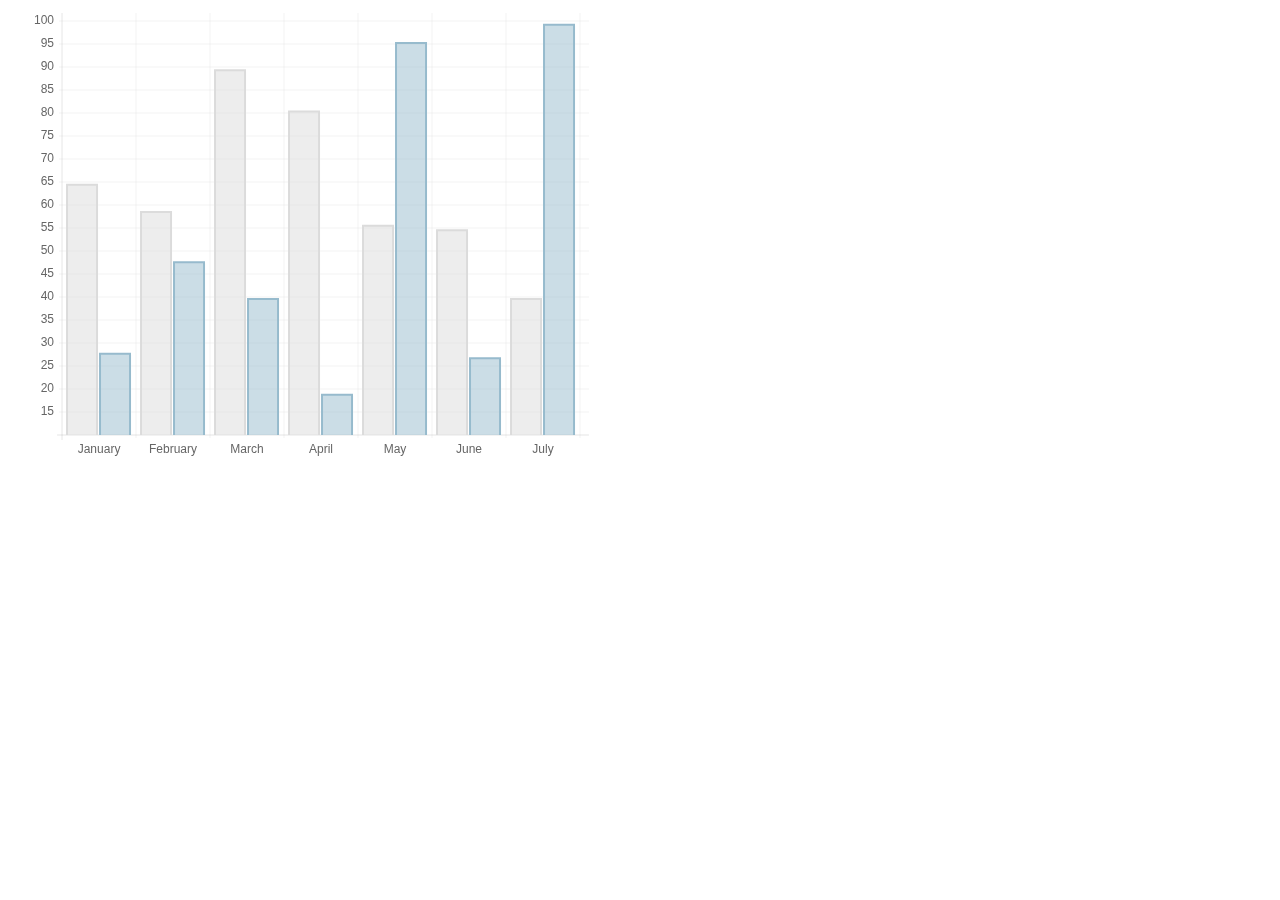
<file: assets/chart-master/samples/bar.html>
<!doctype html>
<html>
	<head>
		<title>Bar Chart</title>
		<script src="../Chart.js"></script>
		<meta name = "viewport" content = "initial-scale = 1, user-scalable = no">
		<style>
			canvas{
			}
		</style>
	</head>
	<body>
		<canvas id="canvas" height="450" width="600"></canvas>


	<script>

		var barChartData = {
			labels : ["January","February","March","April","May","June","July"],
			datasets : [
				{
					fillColor : "rgba(220,220,220,0.5)",
					strokeColor : "rgba(220,220,220,1)",
					data : [65,59,90,81,56,55,40]
				},
				{
					fillColor : "rgba(151,187,205,0.5)",
					strokeColor : "rgba(151,187,205,1)",
					data : [28,48,40,19,96,27,100]
				}
			]
			
		}

	var myLine = new Chart(document.getElementById("canvas").getContext("2d")).Bar(barChartData);
	
	</script>
	</body>
</html>
</file>
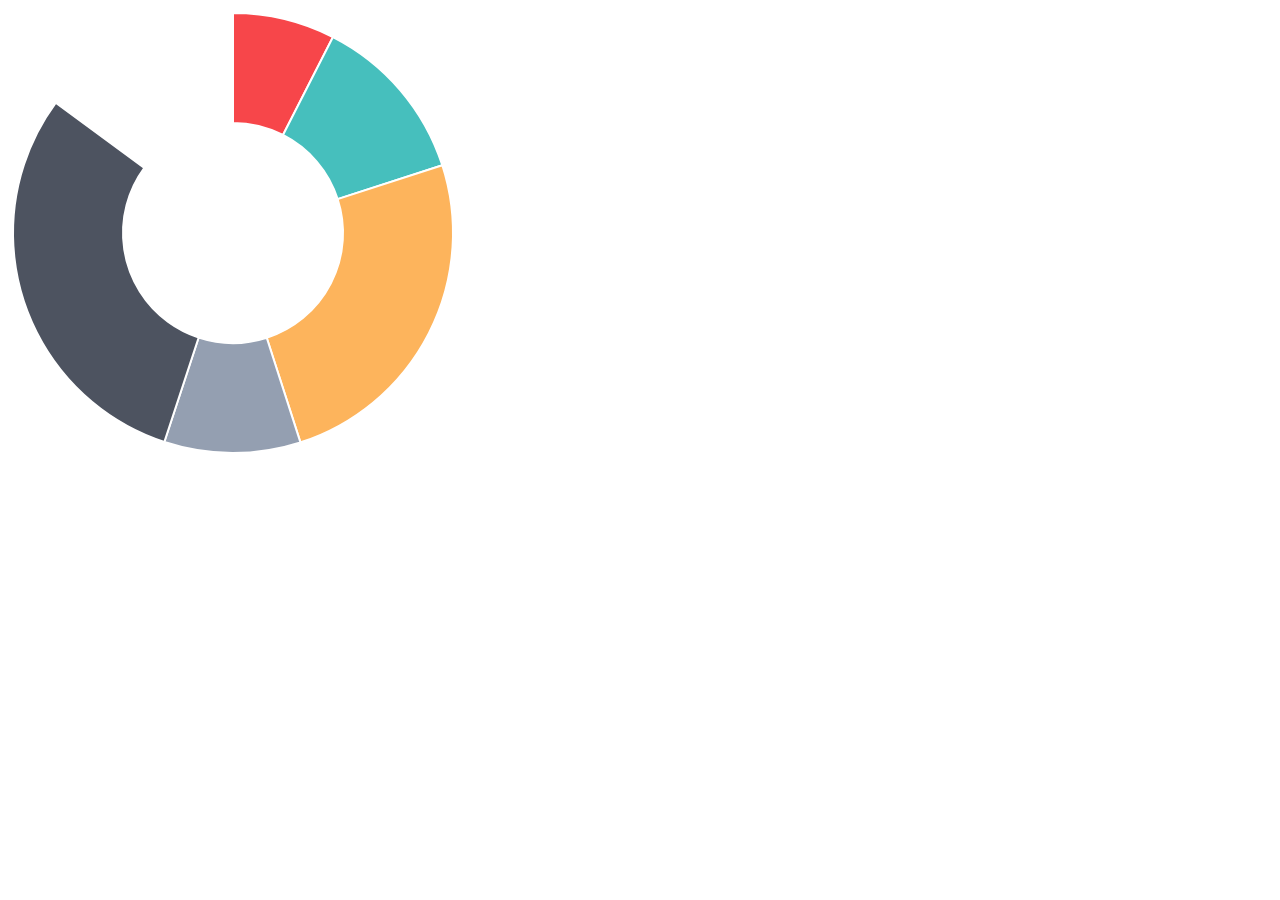
<file: assets/chart-master/samples/doughnut.html>
<!doctype html>
<html>
	<head>
		<title>Doughnut Chart</title>
		<script src="../Chart.js"></script>
		<meta name = "viewport" content = "initial-scale = 1, user-scalable = no">
		<style>
			canvas{
			}
		</style>
	</head>
	<body>
		<canvas id="canvas" height="450" width="450"></canvas>


	<script>

		var doughnutData = [
				{
					value: 30,
					color:"#F7464A"
				},
				{
					value : 50,
					color : "#46BFBD"
				},
				{
					value : 100,
					color : "#FDB45C"
				},
				{
					value : 40,
					color : "#949FB1"
				},
				{
					value : 120,
					color : "#4D5360"
				}
			
			];

	var myDoughnut = new Chart(document.getElementById("canvas").getContext("2d")).Doughnut(doughnutData);
	
	</script>
	</body>
</html>
</file>
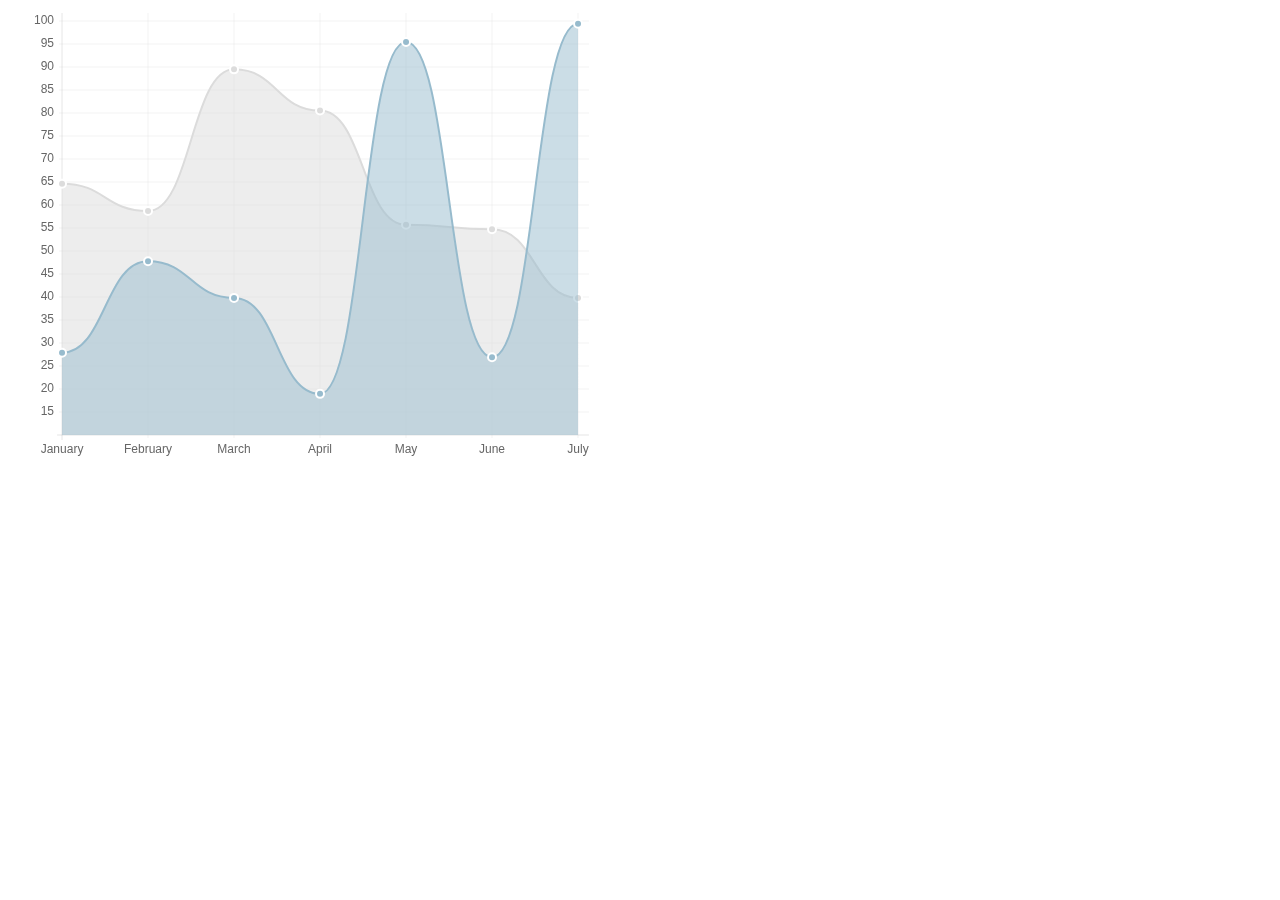
<file: assets/chart-master/samples/line.html>
<!doctype html>
<html>
	<head>
		<title>Line Chart</title>
		<script src="../Chart.js"></script>
		<meta name = "viewport" content = "initial-scale = 1, user-scalable = no">
		<style>
			canvas{
			}
		</style>
	</head>
	<body>
		<canvas id="canvas" height="450" width="600"></canvas>


	<script>

		var lineChartData = {
			labels : ["January","February","March","April","May","June","July"],
			datasets : [
				{
					fillColor : "rgba(220,220,220,0.5)",
					strokeColor : "rgba(220,220,220,1)",
					pointColor : "rgba(220,220,220,1)",
					pointStrokeColor : "#fff",
					data : [65,59,90,81,56,55,40]
				},
				{
					fillColor : "rgba(151,187,205,0.5)",
					strokeColor : "rgba(151,187,205,1)",
					pointColor : "rgba(151,187,205,1)",
					pointStrokeColor : "#fff",
					data : [28,48,40,19,96,27,100]
				}
			]
			
		}

	var myLine = new Chart(document.getElementById("canvas").getContext("2d")).Line(lineChartData);
	
	</script>
	</body>
</html>
</file>
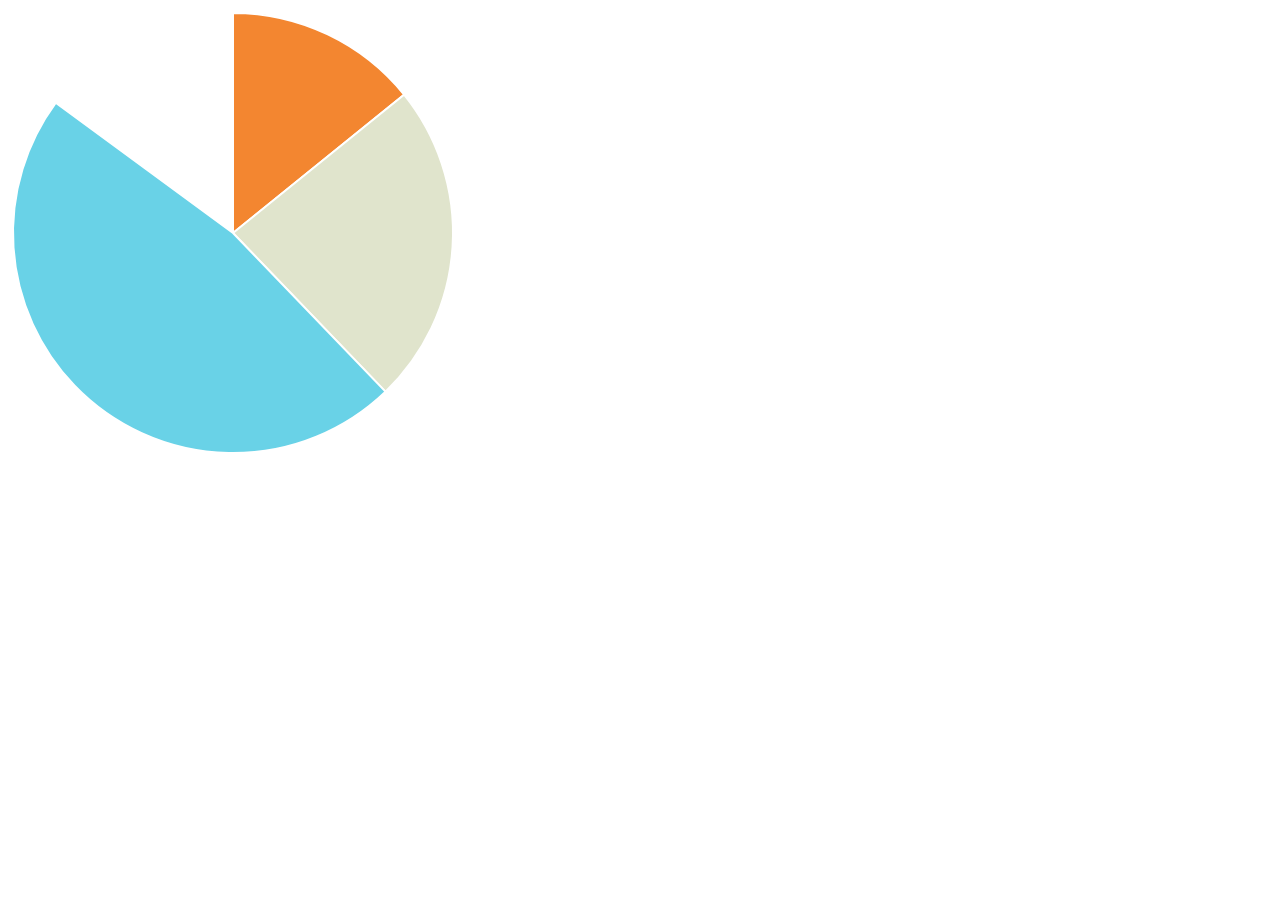
<file: assets/chart-master/samples/pie.html>
<!doctype html>
<html>
	<head>
		<title>Radar Chart</title>
		<script src="../Chart.js"></script>
		<meta name = "viewport" content = "initial-scale = 1, user-scalable = no">
		<style>
			canvas{
			}
		</style>
	</head>
	<body>
		<canvas id="canvas" height="450" width="450"></canvas>


	<script>

		var pieData = [
				{
					value: 30,
					color:"#F38630"
				},
				{
					value : 50,
					color : "#E0E4CC"
				},
				{
					value : 100,
					color : "#69D2E7"
				}
			
			];

	var myPie = new Chart(document.getElementById("canvas").getContext("2d")).Pie(pieData);
	
	</script>
	</body>
</html>
</file>
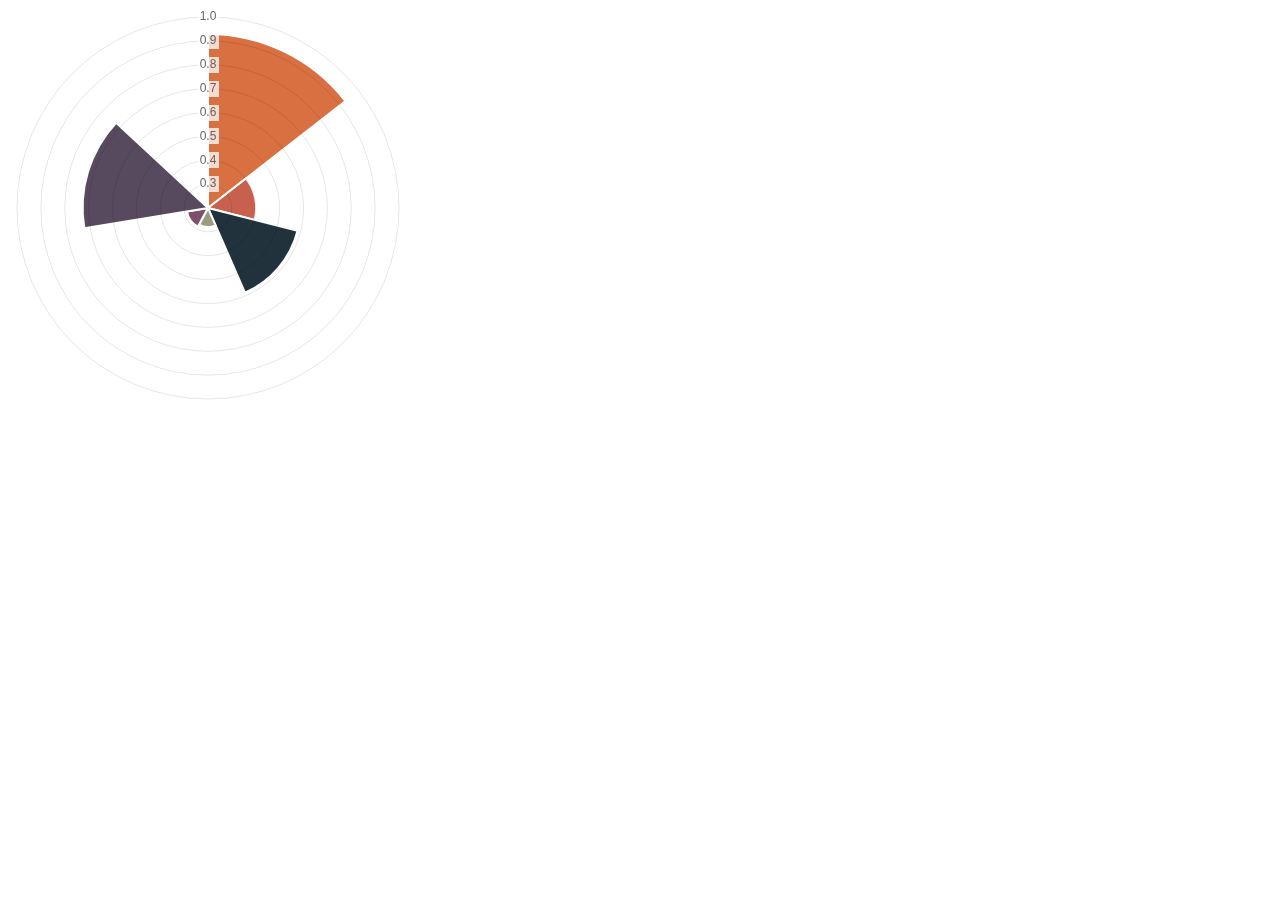
<file: assets/chart-master/samples/polarArea.html>
<!doctype html>
<html>
	<head>
		<title>Polar Area Chart</title>
		<script src="../Chart.js"></script>
		<meta name = "viewport" content = "initial-scale = 1, user-scalable = no">
		<style>
		</style>
	</head>
	<body>
		<canvas id="canvas" height="400" width="400"></canvas>


	<script>
	var chartData = [
			{
				value : Math.random(),
				color: "#D97041"
			},
			{
				value : Math.random(),
				color: "#C7604C"
			},
			{
				value : Math.random(),
				color: "#21323D"
			},
			{
				value : Math.random(),
				color: "#9D9B7F"
			},
			{
				value : Math.random(),
				color: "#7D4F6D"
			},
			{
				value : Math.random(),
				color: "#584A5E"
			}
		];
	var myPolarArea = new Chart(document.getElementById("canvas").getContext("2d")).PolarArea(chartData);
	</script>
	</body>
</html>
</file>
<file: css/elegant-icons-style.css>
@font-face {
	font-family: 'ElegantIcons';
	src:url('../fonts/ElegantIcons.eot');
	src:url('../fonts/ElegantIcons.eot?#iefix') format('embedded-opentype'),
		url('../fonts/ElegantIcons.woff') format('woff'),
		url('../fonts/ElegantIcons.ttf') format('truetype'),
		url('../fonts/ElegantIcons.svg#ElegantIcons') format('svg');
	font-weight: normal;
	font-style: normal;
}

/* Use the following CSS code if you want to use data attributes for inserting your icons */
[data-icon]:before {
	font-family: 'ElegantIcons';
	content: attr(data-icon);
	speak: none;
	font-weight: normal;
	font-variant: normal;
	text-transform: none;
	line-height: 1;
	-webkit-font-smoothing: antialiased;
	-moz-osx-font-smoothing: grayscale;
}

/* Use the following CSS code if you want to have a class per icon */
/*
Instead of a list of all class selectors,
you can use the generic selector below, but it's slower:
[class*="your-class-prefix"] {
*/
.arrow_up, .arrow_down, .arrow_left, .arrow_right, .arrow_left-up, .arrow_right-up, .arrow_right-down, .arrow_left-down, .arrow-up-down, .arrow_up-down_alt, .arrow_left-right_alt, .arrow_left-right, .arrow_expand_alt2, .arrow_expand_alt, .arrow_condense, .arrow_expand, .arrow_move, .arrow_carrot-up, .arrow_carrot-down, .arrow_carrot-left, .arrow_carrot-right, .arrow_carrot-2up, .arrow_carrot-2down, .arrow_carrot-2left, .arrow_carrot-2right, .arrow_carrot-up_alt2, .arrow_carrot-down_alt2, .arrow_carrot-left_alt2, .arrow_carrot-right_alt2, .arrow_carrot-2up_alt2, .arrow_carrot-2down_alt2, .arrow_carrot-2left_alt2, .arrow_carrot-2right_alt2, .arrow_triangle-up, .arrow_triangle-down, .arrow_triangle-left, .arrow_triangle-right, .arrow_triangle-up_alt2, .arrow_triangle-down_alt2, .arrow_triangle-left_alt2, .arrow_triangle-right_alt2, .arrow_back, .icon_minus-06, .icon_plus, .icon_close, .icon_check, .icon_minus_alt2, .icon_plus_alt2, .icon_close_alt2, .icon_check_alt2, .icon_zoom-out_alt, .icon_zoom-in_alt, .icon_search, .icon_box-empty, .icon_box-selected, .icon_minus-box, .icon_plus-box, .icon_box-checked, .icon_circle-empty, .icon_circle-slelected, .icon_stop_alt2, .icon_stop, .icon_pause_alt2, .icon_pause, .icon_menu, .icon_menu-square_alt2, .icon_menu-circle_alt2, .icon_ul, .icon_ol, .icon_adjust-horiz, .icon_adjust-vert, .icon_document_alt, .icon_documents_alt, .icon_pencil, .icon_pencil-edit_alt, .icon_pencil-edit, .icon_folder-alt, .icon_folder-open_alt, .icon_folder-add_alt, .icon_info_alt, .icon_error-oct_alt, .icon_error-circle_alt, .icon_error-triangle_alt, .icon_question_alt2, .icon_question, .icon_comment_alt, .icon_chat_alt, .icon_vol-mute_alt, .icon_volume-low_alt, .icon_volume-high_alt, .icon_quotations, .icon_quotations_alt2, .icon_clock_alt, .icon_lock_alt, .icon_lock-open_alt, .icon_key_alt, .icon_cloud_alt, .icon_cloud-upload_alt, .icon_cloud-download_alt, .icon_image, .icon_images, .icon_lightbulb_alt, .icon_gift_alt, .icon_house_alt, .icon_genius, .icon_mobile, .icon_tablet, .icon_laptop, .icon_desktop, .icon_camera_alt, .icon_mail_alt, .icon_cone_alt, .icon_ribbon_alt, .icon_bag_alt, .icon_creditcard, .icon_cart_alt, .icon_paperclip, .icon_tag_alt, .icon_tags_alt, .icon_trash_alt, .icon_cursor_alt, .icon_mic_alt, .icon_compass_alt, .icon_pin_alt, .icon_pushpin_alt, .icon_map_alt, .icon_drawer_alt, .icon_toolbox_alt, .icon_book_alt, .icon_calendar, .icon_film, .icon_table, .icon_contacts_alt, .icon_headphones, .icon_lifesaver, .icon_piechart, .icon_refresh, .icon_link_alt, .icon_link, .icon_loading, .icon_blocked, .icon_archive_alt, .icon_heart_alt, .icon_star_alt, .icon_star-half_alt, .icon_star, .icon_star-half, .icon_tools, .icon_tool, .icon_cog, .icon_cogs, .arrow_up_alt, .arrow_down_alt, .arrow_left_alt, .arrow_right_alt, .arrow_left-up_alt, .arrow_right-up_alt, .arrow_right-down_alt, .arrow_left-down_alt, .arrow_condense_alt, .arrow_expand_alt3, .arrow_carrot_up_alt, .arrow_carrot-down_alt, .arrow_carrot-left_alt, .arrow_carrot-right_alt, .arrow_carrot-2up_alt, .arrow_carrot-2dwnn_alt, .arrow_carrot-2left_alt, .arrow_carrot-2right_alt, .arrow_triangle-up_alt, .arrow_triangle-down_alt, .arrow_triangle-left_alt, .arrow_triangle-right_alt, .icon_minus_alt, .icon_plus_alt, .icon_close_alt, .icon_check_alt, .icon_zoom-out, .icon_zoom-in, .icon_stop_alt, .icon_menu-square_alt, .icon_menu-circle_alt, .icon_document, .icon_documents, .icon_pencil_alt, .icon_folder, .icon_folder-open, .icon_folder-add, .icon_folder_upload, .icon_folder_download, .icon_info, .icon_error-circle, .icon_error-oct, .icon_error-triangle, .icon_question_alt, .icon_comment, .icon_chat, .icon_vol-mute, .icon_volume-low, .icon_volume-high, .icon_quotations_alt, .icon_clock, .icon_lock, .icon_lock-open, .icon_key, .icon_cloud, .icon_cloud-upload, .icon_cloud-download, .icon_lightbulb, .icon_gift, .icon_house, .icon_camera, .icon_mail, .icon_cone, .icon_ribbon, .icon_bag, .icon_cart, .icon_tag, .icon_tags, .icon_trash, .icon_cursor, .icon_mic, .icon_compass, .icon_pin, .icon_pushpin, .icon_map, .icon_drawer, .icon_toolbox, .icon_book, .icon_contacts, .icon_archive, .icon_heart, .icon_profile, .icon_group, .icon_grid-2x2, .icon_grid-3x3, .icon_music, .icon_pause_alt, .icon_phone, .icon_upload, .icon_download, .social_facebook, .social_twitter, .social_pinterest, .social_googleplus, .social_tumblr, .social_tumbleupon, .social_wordpress, .social_instagram, .social_dribbble, .social_vimeo, .social_linkedin, .social_rss, .social_deviantart, .social_share, .social_myspace, .social_skype, .social_youtube, .social_picassa, .social_googledrive, .social_flickr, .social_blogger, .social_spotify, .social_delicious, .social_facebook_circle, .social_twitter_circle, .social_pinterest_circle, .social_googleplus_circle, .social_tumblr_circle, .social_stumbleupon_circle, .social_wordpress_circle, .social_instagram_circle, .social_dribbble_circle, .social_vimeo_circle, .social_linkedin_circle, .social_rss_circle, .social_deviantart_circle, .social_share_circle, .social_myspace_circle, .social_skype_circle, .social_youtube_circle, .social_picassa_circle, .social_googledrive_alt2, .social_flickr_circle, .social_blogger_circle, .social_spotify_circle, .social_delicious_circle, .social_facebook_square, .social_twitter_square, .social_pinterest_square, .social_googleplus_square, .social_tumblr_square, .social_stumbleupon_square, .social_wordpress_square, .social_instagram_square, .social_dribbble_square, .social_vimeo_square, .social_linkedin_square, .social_rss_square, .social_deviantart_square, .social_share_square, .social_myspace_square, .social_skype_square, .social_youtube_square, .social_picassa_square, .social_googledrive_square, .social_flickr_square, .social_blogger_square, .social_spotify_square, .social_delicious_square, .icon_printer, .icon_calulator, .icon_building, .icon_floppy, .icon_drive, .icon_search-2, .icon_id, .icon_id-2, .icon_puzzle, .icon_like, .icon_dislike, .icon_mug, .icon_currency, .icon_wallet, .icon_pens, .icon_easel, .icon_flowchart, .icon_datareport, .icon_briefcase, .icon_shield, .icon_percent, .icon_globe, .icon_globe-2, .icon_target, .icon_hourglass, .icon_balance, .icon_rook, .icon_printer-alt, .icon_calculator_alt, .icon_building_alt, .icon_floppy_alt, .icon_drive_alt, .icon_search_alt, .icon_id_alt, .icon_id-2_alt, .icon_puzzle_alt, .icon_like_alt, .icon_dislike_alt, .icon_mug_alt, .icon_currency_alt, .icon_wallet_alt, .icon_pens_alt, .icon_easel_alt, .icon_flowchart_alt, .icon_datareport_alt, .icon_briefcase_alt, .icon_shield_alt, .icon_percent_alt, .icon_globe_alt, .icon_clipboard {
	font-family: 'ElegantIcons';
	speak: none;
	font-style: normal;
	font-weight: normal;
	font-variant: normal;
	text-transform: none;
	line-height: 1;
	-webkit-font-smoothing: antialiased;
}
.arrow_up:before {
	content: "\21";
}
.arrow_down:before {
	content: "\22";
}
.arrow_left:before {
	content: "\23";
}
.arrow_right:before {
	content: "\24";
}
.arrow_left-up:before {
	content: "\25";
}
.arrow_right-up:before {
	content: "\26";
}
.arrow_right-down:before {
	content: "\27";
}
.arrow_left-down:before {
	content: "\28";
}
.arrow-up-down:before {
	content: "\29";
}
.arrow_up-down_alt:before {
	content: "\2a";
}
.arrow_left-right_alt:before {
	content: "\2b";
}
.arrow_left-right:before {
	content: "\2c";
}
.arrow_expand_alt2:before {
	content: "\2d";
}
.arrow_expand_alt:before {
	content: "\2e";
}
.arrow_condense:before {
	content: "\2f";
}
.arrow_expand:before {
	content: "\30";
}
.arrow_move:before {
	content: "\31";
}
.arrow_carrot-up:before {
	content: "\32";
}
.arrow_carrot-down:before {
	content: "\33";
}
.arrow_carrot-left:before {
	content: "\34";
}
.arrow_carrot-right:before {
	content: "\35";
}
.arrow_carrot-2up:before {
	content: "\36";
}
.arrow_carrot-2down:before {
	content: "\37";
}
.arrow_carrot-2left:before {
	content: "\38";
}
.arrow_carrot-2right:before {
	content: "\39";
}
.arrow_carrot-up_alt2:before {
	content: "\3a";
}
.arrow_carrot-down_alt2:before {
	content: "\3b";
}
.arrow_carrot-left_alt2:before {
	content: "\3c";
}
.arrow_carrot-right_alt2:before {
	content: "\3d";
}
.arrow_carrot-2up_alt2:before {
	content: "\3e";
}
.arrow_carrot-2down_alt2:before {
	content: "\3f";
}
.arrow_carrot-2left_alt2:before {
	content: "\40";
}
.arrow_carrot-2right_alt2:before {
	content: "\41";
}
.arrow_triangle-up:before {
	content: "\42";
}
.arrow_triangle-down:before {
	content: "\43";
}
.arrow_triangle-left:before {
	content: "\44";
}
.arrow_triangle-right:before {
	content: "\45";
}
.arrow_triangle-up_alt2:before {
	content: "\46";
}
.arrow_triangle-down_alt2:before {
	content: "\47";
}
.arrow_triangle-left_alt2:before {
	content: "\48";
}
.arrow_triangle-right_alt2:before {
	content: "\49";
}
.arrow_back:before {
	content: "\4a";
}
.icon_minus-06:before {
	content: "\4b";
}
.icon_plus:before {
	content: "\4c";
}
.icon_close:before {
	content: "\4d";
}
.icon_check:before {
	content: "\4e";
}
.icon_minus_alt2:before {
	content: "\4f";
}
.icon_plus_alt2:before {
	content: "\50";
}
.icon_close_alt2:before {
	content: "\51";
}
.icon_check_alt2:before {
	content: "\52";
}
.icon_zoom-out_alt:before {
	content: "\53";
}
.icon_zoom-in_alt:before {
	content: "\54";
}
.icon_search:before {
	content: "\55";
}
.icon_box-empty:before {
	content: "\56";
}
.icon_box-selected:before {
	content: "\57";
}
.icon_minus-box:before {
	content: "\58";
}
.icon_plus-box:before {
	content: "\59";
}
.icon_box-checked:before {
	content: "\5a";
}
.icon_circle-empty:before {
	content: "\5b";
}
.icon_circle-slelected:before {
	content: "\5c";
}
.icon_stop_alt2:before {
	content: "\5d";
}
.icon_stop:before {
	content: "\5e";
}
.icon_pause_alt2:before {
	content: "\5f";
}
.icon_pause:before {
	content: "\60";
}
.icon_menu:before {
	content: "\61";
}
.icon_menu-square_alt2:before {
	content: "\62";
}
.icon_menu-circle_alt2:before {
	content: "\63";
}
.icon_ul:before {
	content: "\64";
}
.icon_ol:before {
	content: "\65";
}
.icon_adjust-horiz:before {
	content: "\66";
}
.icon_adjust-vert:before {
	content: "\67";
}
.icon_document_alt:before {
	content: "\68";
}
.icon_documents_alt:before {
	content: "\69";
}
.icon_pencil:before {
	content: "\6a";
}
.icon_pencil-edit_alt:before {
	content: "\6b";
}
.icon_pencil-edit:before {
	content: "\6c";
}
.icon_folder-alt:before {
	content: "\6d";
}
.icon_folder-open_alt:before {
	content: "\6e";
}
.icon_folder-add_alt:before {
	content: "\6f";
}
.icon_info_alt:before {
	content: "\70";
}
.icon_error-oct_alt:before {
	content: "\71";
}
.icon_error-circle_alt:before {
	content: "\72";
}
.icon_error-triangle_alt:before {
	content: "\73";
}
.icon_question_alt2:before {
	content: "\74";
}
.icon_question:before {
	content: "\75";
}
.icon_comment_alt:before {
	content: "\76";
}
.icon_chat_alt:before {
	content: "\77";
}
.icon_vol-mute_alt:before {
	content: "\78";
}
.icon_volume-low_alt:before {
	content: "\79";
}
.icon_volume-high_alt:before {
	content: "\7a";
}
.icon_quotations:before {
	content: "\7b";
}
.icon_quotations_alt2:before {
	content: "\7c";
}
.icon_clock_alt:before {
	content: "\7d";
}
.icon_lock_alt:before {
	content: "\7e";
}
.icon_lock-open_alt:before {
	content: "\e000";
}
.icon_key_alt:before {
	content: "\e001";
}
.icon_cloud_alt:before {
	content: "\e002";
}
.icon_cloud-upload_alt:before {
	content: "\e003";
}
.icon_cloud-download_alt:before {
	content: "\e004";
}
.icon_image:before {
	content: "\e005";
}
.icon_images:before {
	content: "\e006";
}
.icon_lightbulb_alt:before {
	content: "\e007";
}
.icon_gift_alt:before {
	content: "\e008";
}
.icon_house_alt:before {
	content: "\e009";
}
.icon_genius:before {
	content: "\e00a";
}
.icon_mobile:before {
	content: "\e00b";
}
.icon_tablet:before {
	content: "\e00c";
}
.icon_laptop:before {
	content: "\e00d";
}
.icon_desktop:before {
	content: "\e00e";
}
.icon_camera_alt:before {
	content: "\e00f";
}
.icon_mail_alt:before {
	content: "\e010";
}
.icon_cone_alt:before {
	content: "\e011";
}
.icon_ribbon_alt:before {
	content: "\e012";
}
.icon_bag_alt:before {
	content: "\e013";
}
.icon_creditcard:before {
	content: "\e014";
}
.icon_cart_alt:before {
	content: "\e015";
}
.icon_paperclip:before {
	content: "\e016";
}
.icon_tag_alt:before {
	content: "\e017";
}
.icon_tags_alt:before {
	content: "\e018";
}
.icon_trash_alt:before {
	content: "\e019";
}
.icon_cursor_alt:before {
	content: "\e01a";
}
.icon_mic_alt:before {
	content: "\e01b";
}
.icon_compass_alt:before {
	content: "\e01c";
}
.icon_pin_alt:before {
	content: "\e01d";
}
.icon_pushpin_alt:before {
	content: "\e01e";
}
.icon_map_alt:before {
	content: "\e01f";
}
.icon_drawer_alt:before {
	content: "\e020";
}
.icon_toolbox_alt:before {
	content: "\e021";
}
.icon_book_alt:before {
	content: "\e022";
}
.icon_calendar:before {
	content: "\e023";
}
.icon_film:before {
	content: "\e024";
}
.icon_table:before {
	content: "\e025";
}
.icon_contacts_alt:before {
	content: "\e026";
}
.icon_headphones:before {
	content: "\e027";
}
.icon_lifesaver:before {
	content: "\e028";
}
.icon_piechart:before {
	content: "\e029";
}
.icon_refresh:before {
	content: "\e02a";
}
.icon_link_alt:before {
	content: "\e02b";
}
.icon_link:before {
	content: "\e02c";
}
.icon_loading:before {
	content: "\e02d";
}
.icon_blocked:before {
	content: "\e02e";
}
.icon_archive_alt:before {
	content: "\e02f";
}
.icon_heart_alt:before {
	content: "\e030";
}
.icon_star_alt:before {
	content: "\e031";
}
.icon_star-half_alt:before {
	content: "\e032";
}
.icon_star:before {
	content: "\e033";
}
.icon_star-half:before {
	content: "\e034";
}
.icon_tools:before {
	content: "\e035";
}
.icon_tool:before {
	content: "\e036";
}
.icon_cog:before {
	content: "\e037";
}
.icon_cogs:before {
	content: "\e038";
}
.arrow_up_alt:before {
	content: "\e039";
}
.arrow_down_alt:before {
	content: "\e03a";
}
.arrow_left_alt:before {
	content: "\e03b";
}
.arrow_right_alt:before {
	content: "\e03c";
}
.arrow_left-up_alt:before {
	content: "\e03d";
}
.arrow_right-up_alt:before {
	content: "\e03e";
}
.arrow_right-down_alt:before {
	content: "\e03f";
}
.arrow_left-down_alt:before {
	content: "\e040";
}
.arrow_condense_alt:before {
	content: "\e041";
}
.arrow_expand_alt3:before {
	content: "\e042";
}
.arrow_carrot_up_alt:before {
	content: "\e043";
}
.arrow_carrot-down_alt:before {
	content: "\e044";
}
.arrow_carrot-left_alt:before {
	content: "\e045";
}
.arrow_carrot-right_alt:before {
	content: "\e046";
}
.arrow_carrot-2up_alt:before {
	content: "\e047";
}
.arrow_carrot-2dwnn_alt:before {
	content: "\e048";
}
.arrow_carrot-2left_alt:before {
	content: "\e049";
}
.arrow_carrot-2right_alt:before {
	content: "\e04a";
}
.arrow_triangle-up_alt:before {
	content: "\e04b";
}
.arrow_triangle-down_alt:before {
	content: "\e04c";
}
.arrow_triangle-left_alt:before {
	content: "\e04d";
}
.arrow_triangle-right_alt:before {
	content: "\e04e";
}
.icon_minus_alt:before {
	content: "\e04f";
}
.icon_plus_alt:before {
	content: "\e050";
}
.icon_close_alt:before {
	content: "\e051";
}
.icon_check_alt:before {
	content: "\e052";
}
.icon_zoom-out:before {
	content: "\e053";
}
.icon_zoom-in:before {
	content: "\e054";
}
.icon_stop_alt:before {
	content: "\e055";
}
.icon_menu-square_alt:before {
	content: "\e056";
}
.icon_menu-circle_alt:before {
	content: "\e057";
}
.icon_document:before {
	content: "\e058";
}
.icon_documents:before {
	content: "\e059";
}
.icon_pencil_alt:before {
	content: "\e05a";
}
.icon_folder:before {
	content: "\e05b";
}
.icon_folder-open:before {
	content: "\e05c";
}
.icon_folder-add:before {
	content: "\e05d";
}
.icon_folder_upload:before {
	content: "\e05e";
}
.icon_folder_download:before {
	content: "\e05f";
}
.icon_info:before {
	content: "\e060";
}
.icon_error-circle:before {
	content: "\e061";
}
.icon_error-oct:before {
	content: "\e062";
}
.icon_error-triangle:before {
	content: "\e063";
}
.icon_question_alt:before {
	content: "\e064";
}
.icon_comment:before {
	content: "\e065";
}
.icon_chat:before {
	content: "\e066";
}
.icon_vol-mute:before {
	content: "\e067";
}
.icon_volume-low:before {
	content: "\e068";
}
.icon_volume-high:before {
	content: "\e069";
}
.icon_quotations_alt:before {
	content: "\e06a";
}
.icon_clock:before {
	content: "\e06b";
}
.icon_lock:before {
	content: "\e06c";
}
.icon_lock-open:before {
	content: "\e06d";
}
.icon_key:before {
	content: "\e06e";
}
.icon_cloud:before {
	content: "\e06f";
}
.icon_cloud-upload:before {
	content: "\e070";
}
.icon_cloud-download:before {
	content: "\e071";
}
.icon_lightbulb:before {
	content: "\e072";
}
.icon_gift:before {
	content: "\e073";
}
.icon_house:before {
	content: "\e074";
}
.icon_camera:before {
	content: "\e075";
}
.icon_mail:before {
	content: "\e076";
}
.icon_cone:before {
	content: "\e077";
}
.icon_ribbon:before {
	content: "\e078";
}
.icon_bag:before {
	content: "\e079";
}
.icon_cart:before {
	content: "\e07a";
}
.icon_tag:before {
	content: "\e07b";
}
.icon_tags:before {
	content: "\e07c";
}
.icon_trash:before {
	content: "\e07d";
}
.icon_cursor:before {
	content: "\e07e";
}
.icon_mic:before {
	content: "\e07f";
}
.icon_compass:before {
	content: "\e080";
}
.icon_pin:before {
	content: "\e081";
}
.icon_pushpin:before {
	content: "\e082";
}
.icon_map:before {
	content: "\e083";
}
.icon_drawer:before {
	content: "\e084";
}
.icon_toolbox:before {
	content: "\e085";
}
.icon_book:before {
	content: "\e086";
}
.icon_contacts:before {
	content: "\e087";
}
.icon_archive:before {
	content: "\e088";
}
.icon_heart:before {
	content: "\e089";
}
.icon_profile:before {
	content: "\e08a";
}
.icon_group:before {
	content: "\e08b";
}
.icon_grid-2x2:before {
	content: "\e08c";
}
.icon_grid-3x3:before {
	content: "\e08d";
}
.icon_music:before {
	content: "\e08e";
}
.icon_pause_alt:before {
	content: "\e08f";
}
.icon_phone:before {
	content: "\e090";
}
.icon_upload:before {
	content: "\e091";
}
.icon_download:before {
	content: "\e092";
}
.social_facebook:before {
	content: "\e093";
}
.social_twitter:before {
	content: "\e094";
}
.social_pinterest:before {
	content: "\e095";
}
.social_googleplus:before {
	content: "\e096";
}
.social_tumblr:before {
	content: "\e097";
}
.social_tumbleupon:before {
	content: "\e098";
}
.social_wordpress:before {
	content: "\e099";
}
.social_instagram:before {
	content: "\e09a";
}
.social_dribbble:before {
	content: "\e09b";
}
.social_vimeo:before {
	content: "\e09c";
}
.social_linkedin:before {
	content: "\e09d";
}
.social_rss:before {
	content: "\e09e";
}
.social_deviantart:before {
	content: "\e09f";
}
.social_share:before {
	content: "\e0a0";
}
.social_myspace:before {
	content: "\e0a1";
}
.social_skype:before {
	content: "\e0a2";
}
.social_youtube:before {
	content: "\e0a3";
}
.social_picassa:before {
	content: "\e0a4";
}
.social_googledrive:before {
	content: "\e0a5";
}
.social_flickr:before {
	content: "\e0a6";
}
.social_blogger:before {
	content: "\e0a7";
}
.social_spotify:before {
	content: "\e0a8";
}
.social_delicious:before {
	content: "\e0a9";
}
.social_facebook_circle:before {
	content: "\e0aa";
}
.social_twitter_circle:before {
	content: "\e0ab";
}
.social_pinterest_circle:before {
	content: "\e0ac";
}
.social_googleplus_circle:before {
	content: "\e0ad";
}
.social_tumblr_circle:before {
	content: "\e0ae";
}
.social_stumbleupon_circle:before {
	content: "\e0af";
}
.social_wordpress_circle:before {
	content: "\e0b0";
}
.social_instagram_circle:before {
	content: "\e0b1";
}
.social_dribbble_circle:before {
	content: "\e0b2";
}
.social_vimeo_circle:before {
	content: "\e0b3";
}
.social_linkedin_circle:before {
	content: "\e0b4";
}
.social_rss_circle:before {
	content: "\e0b5";
}
.social_deviantart_circle:before {
	content: "\e0b6";
}
.social_share_circle:before {
	content: "\e0b7";
}
.social_myspace_circle:before {
	content: "\e0b8";
}
.social_skype_circle:before {
	content: "\e0b9";
}
.social_youtube_circle:before {
	content: "\e0ba";
}
.social_picassa_circle:before {
	content: "\e0bb";
}
.social_googledrive_alt2:before {
	content: "\e0bc";
}
.social_flickr_circle:before {
	content: "\e0bd";
}
.social_blogger_circle:before {
	content: "\e0be";
}
.social_spotify_circle:before {
	content: "\e0bf";
}
.social_delicious_circle:before {
	content: "\e0c0";
}
.social_facebook_square:before {
	content: "\e0c1";
}
.social_twitter_square:before {
	content: "\e0c2";
}
.social_pinterest_square:before {
	content: "\e0c3";
}
.social_googleplus_square:before {
	content: "\e0c4";
}
.social_tumblr_square:before {
	content: "\e0c5";
}
.social_stumbleupon_square:before {
	content: "\e0c6";
}
.social_wordpress_square:before {
	content: "\e0c7";
}
.social_instagram_square:before {
	content: "\e0c8";
}
.social_dribbble_square:before {
	content: "\e0c9";
}
.social_vimeo_square:before {
	content: "\e0ca";
}
.social_linkedin_square:before {
	content: "\e0cb";
}
.social_rss_square:before {
	content: "\e0cc";
}
.social_deviantart_square:before {
	content: "\e0cd";
}
.social_share_square:before {
	content: "\e0ce";
}
.social_myspace_square:before {
	content: "\e0cf";
}
.social_skype_square:before {
	content: "\e0d0";
}
.social_youtube_square:before {
	content: "\e0d1";
}
.social_picassa_square:before {
	content: "\e0d2";
}
.social_googledrive_square:before {
	content: "\e0d3";
}
.social_flickr_square:before {
	content: "\e0d4";
}
.social_blogger_square:before {
	content: "\e0d5";
}
.social_spotify_square:before {
	content: "\e0d6";
}
.social_delicious_square:before {
	content: "\e0d7";
}
.icon_printer:before {
	content: "\e103";
}
.icon_calulator:before {
	content: "\e0ee";
}
.icon_building:before {
	content: "\e0ef";
}
.icon_floppy:before {
	content: "\e0e8";
}
.icon_drive:before {
	content: "\e0ea";
}
.icon_search-2:before {
	content: "\e101";
}
.icon_id:before {
	content: "\e107";
}
.icon_id-2:before {
	content: "\e108";
}
.icon_puzzle:before {
	content: "\e102";
}
.icon_like:before {
	content: "\e106";
}
.icon_dislike:before {
	content: "\e0eb";
}
.icon_mug:before {
	content: "\e105";
}
.icon_currency:before {
	content: "\e0ed";
}
.icon_wallet:before {
	content: "\e100";
}
.icon_pens:before {
	content: "\e104";
}
.icon_easel:before {
	content: "\e0e9";
}
.icon_flowchart:before {
	content: "\e109";
}
.icon_datareport:before {
	content: "\e0ec";
}
.icon_briefcase:before {
	content: "\e0fe";
}
.icon_shield:before {
	content: "\e0f6";
}
.icon_percent:before {
	content: "\e0fb";
}
.icon_globe:before {
	content: "\e0e2";
}
.icon_globe-2:before {
	content: "\e0e3";
}
.icon_target:before {
	content: "\e0f5";
}
.icon_hourglass:before {
	content: "\e0e1";
}
.icon_balance:before {
	content: "\e0ff";
}
.icon_rook:before {
	content: "\e0f8";
}
.icon_printer-alt:before {
	content: "\e0fa";
}
.icon_calculator_alt:before {
	content: "\e0e7";
}
.icon_building_alt:before {
	content: "\e0fd";
}
.icon_floppy_alt:before {
	content: "\e0e4";
}
.icon_drive_alt:before {
	content: "\e0e5";
}
.icon_search_alt:before {
	content: "\e0f7";
}
.icon_id_alt:before {
	content: "\e0e0";
}
.icon_id-2_alt:before {
	content: "\e0fc";
}
.icon_puzzle_alt:before {
	content: "\e0f9";
}
.icon_like_alt:before {
	content: "\e0dd";
}
.icon_dislike_alt:before {
	content: "\e0f1";
}
.icon_mug_alt:before {
	content: "\e0dc";
}
.icon_currency_alt:before {
	content: "\e0f3";
}
.icon_wallet_alt:before {
	content: "\e0d8";
}
.icon_pens_alt:before {
	content: "\e0db";
}
.icon_easel_alt:before {
	content: "\e0f0";
}
.icon_flowchart_alt:before {
	content: "\e0df";
}
.icon_datareport_alt:before {
	content: "\e0f2";
}
.icon_briefcase_alt:before {
	content: "\e0f4";
}
.icon_shield_alt:before {
	content: "\e0d9";
}
.icon_percent_alt:before {
	content: "\e0da";
}
.icon_globe_alt:before {
	content: "\e0de";
}
.icon_clipboard:before {
	content: "\e0e6";
}


	.glyph {
		float: left;
		text-align: center;
		padding: .75em;
		margin: .4em 1.5em .75em 0;
		width: 6em;
text-shadow: none;
	}
        .glyph_big {
        font-size: 128px;
        color: #59c5dc;
        float: left;
        margin-right: 20px;
        }

        .glyph div { padding-bottom: 10px;}

	.glyph input {
		font-family: consolas, monospace;
		font-size: 12px;
		width: 100%;
		text-align: center;
		border: 0;
		box-shadow: 0 0 0 1px #ccc;
		padding: .2em;
                -moz-border-radius: 5px;
                -webkit-border-radius: 5px;
	}
	.centered {
		margin-left: auto;
		margin-right: auto;
	}
	.glyph .fs1 {
		font-size: 2em;
	}
</file>
<file: assets/fullcalendar/fullcalendar/fullcalendar.css>
/*
 * FullCalendar v1.5.4 Stylesheet
 *
 * Copyright (c) 2011 Adam Shaw
 * Dual licensed under the MIT and GPL licenses, located in
 * MIT-LICENSE.txt and GPL-LICENSE.txt respectively.
 *
 * Date: Tue Sep 4 23:38:33 2012 -0700
 *
 */


.fc {
	direction: ltr;
	text-align: left;
	}
	
.fc table {
	border-collapse: collapse;
	border-spacing: 0;
	}
	
html .fc,
.fc table {
	font-size: 1em;
	}
	
.fc td,
.fc th {
	padding: 0;
	vertical-align: top;
	}



/* Header
------------------------------------------------------------------------*/

.fc-header td {
	white-space: nowrap;
	}

.fc-header-left {
	width: 25%;
	text-align: left;
	}
	
.fc-header-center {
	text-align: center;
	}
	
.fc-header-right {
	width: 25%;
	text-align: right;
	}
	
.fc-header-title {
	display: inline-block;
	vertical-align: top;
	}
	
.fc-header-title h2 {
	margin-top: 0;
	white-space: nowrap;
	}
	
.fc .fc-header-space {
	padding-left: 10px;
	}
	
.fc-header .fc-button {
	margin-bottom: 1em;
	vertical-align: top;
	}
	
/* buttons edges butting together */

.fc-header .fc-button {
	margin-right: -1px;
	}
	
.fc-header .fc-corner-right {
	margin-right: 1px; /* back to normal */
	}
	
.fc-header .ui-corner-right {
	margin-right: 0; /* back to normal */
	}
	
/* button layering (for border precedence) */
	
.fc-header .fc-state-hover,
.fc-header .ui-state-hover {
	z-index: 2;
	}
	
.fc-header .fc-state-down {
	z-index: 3;
	}

.fc-header .fc-state-active,
.fc-header .ui-state-active {
	z-index: 4;
	}
	
	
	
/* Content
------------------------------------------------------------------------*/
	
.fc-content {
	clear: both;
	}
	
.fc-view {
	width: 100%; /* needed for view switching (when view is absolute) */
	overflow: hidden;
	}
	
	

/* Cell Styles
------------------------------------------------------------------------*/

.fc-widget-header,    /* <th>, usually */
.fc-widget-content {  /* <td>, usually */
	border: 1px solid #ccc;
	}
	
.fc-state-highlight { /* <td> today cell */ /* TODO: add .fc-today to <th> */
	background: #ffc;
	}
	
.fc-cell-overlay { /* semi-transparent rectangle while dragging */
	background: #9cf;
	opacity: .2;
	filter: alpha(opacity=20); /* for IE */
	}
	


/* Buttons
------------------------------------------------------------------------*/

.fc-button {
	position: relative;
	display: inline-block;
	cursor: pointer;
	}
	
.fc-state-default { /* non-theme */
	border-style: solid;
	border-width: 1px 0;
	}
	
.fc-button-inner {
	position: relative;
	float: left;
	overflow: hidden;
	}
	
.fc-state-default .fc-button-inner { /* non-theme */
	border-style: solid;
	border-width: 0 1px;
	}
	
.fc-button-content {
	position: relative;
	float: left;
	height: 1.9em;
	line-height: 1.9em;
	padding: 0 .6em;
	white-space: nowrap;
	}
	
/* icon (for jquery ui) */
	
.fc-button-content .fc-icon-wrap {
	position: relative;
	float: left;
	top: 50%;
	}
	
.fc-button-content .ui-icon {
	position: relative;
	float: left;
	margin-top: -50%;
	*margin-top: 0;
	*top: -50%;
	}
	
/* gloss effect */
	
.fc-state-default .fc-button-effect {
	position: absolute;
	top: 50%;
	left: 0;
	}
	
.fc-state-default .fc-button-effect span {
	position: absolute;
	top: -100px;
	left: 0;
	width: 500px;
	height: 100px;
	border-width: 100px 0 0 1px;
	border-style: solid;
	border-color: #fff;
	background: #444;
	opacity: .09;
	filter: alpha(opacity=9);
	}
	
/* button states (determines colors)  */
	
.fc-state-default,
.fc-state-default .fc-button-inner {
	border-style: solid;
	border-color: #ccc #bbb #aaa;
	background: #F3F3F3;
	color: #000;
	}
	
.fc-state-hover,
.fc-state-hover .fc-button-inner {
	border-color: #999;
	}
	
.fc-state-down,
.fc-state-down .fc-button-inner {
	border-color: #555;
	background: #777;
	}
	
.fc-state-active,
.fc-state-active .fc-button-inner {
	border-color: #555;
	background: #777;
	color: #fff;
	}
	
.fc-state-disabled,
.fc-state-disabled .fc-button-inner {
	color: #999;
	border-color: #ddd;
	}
	
.fc-state-disabled {
	cursor: default;
	}
	
.fc-state-disabled .fc-button-effect {
	display: none;
	}
	
	

/* Global Event Styles
------------------------------------------------------------------------*/
	 
.fc-event {
	border-style: solid;
	border-width: 0;
	font-size: .85em;
	cursor: default;
	}
	
a.fc-event,
.fc-event-draggable {
	cursor: pointer;
	}
	
a.fc-event {
	text-decoration: none;
	}
	
.fc-rtl .fc-event {
	text-align: right;
	}
	
.fc-event-skin {
	border-color: #36c;     /* default BORDER color */
	background-color: #36c; /* default BACKGROUND color */
	color: #fff;            /* default TEXT color */
	}
	
.fc-event-inner {
	position: relative;
	width: 100%;
	height: 100%;
	border-style: solid;
	border-width: 0;
	overflow: hidden;
	}
	
.fc-event-time,
.fc-event-title {
	padding: 0 1px;
	}
	
.fc .ui-resizable-handle { /*** TODO: don't use ui-resizable anymore, change class ***/
	display: block;
	position: absolute;
	z-index: 99999;
	overflow: hidden; /* hacky spaces (IE6/7) */
	font-size: 300%;  /* */
	line-height: 50%; /* */
	}
	
	
	
/* Horizontal Events
------------------------------------------------------------------------*/

.fc-event-hori {
	border-width: 1px 0;
	margin-bottom: 1px;
	}
	
/* resizable */
	
.fc-event-hori .ui-resizable-e {
	top: 0           !important; /* importants override pre jquery ui 1.7 styles */
	right: -3px      !important;
	width: 7px       !important;
	height: 100%     !important;
	cursor: e-resize;
	}
	
.fc-event-hori .ui-resizable-w {
	top: 0           !important;
	left: -3px       !important;
	width: 7px       !important;
	height: 100%     !important;
	cursor: w-resize;
	}
	
.fc-event-hori .ui-resizable-handle {
	_padding-bottom: 14px; /* IE6 had 0 height */
	}
	
	
	
/* Fake Rounded Corners (for buttons and events)
------------------------------------------------------------*/
	
.fc-corner-left {
	margin-left: 1px;
	}
	
.fc-corner-left .fc-button-inner,
.fc-corner-left .fc-event-inner {
	margin-left: -1px;
	}
	
.fc-corner-right {
	margin-right: 1px;
	}
	
.fc-corner-right .fc-button-inner,
.fc-corner-right .fc-event-inner {
	margin-right: -1px;
	}
	
.fc-corner-top {
	margin-top: 1px;
	}
	
.fc-corner-top .fc-event-inner {
	margin-top: -1px;
	}
	
.fc-corner-bottom {
	margin-bottom: 1px;
	}
	
.fc-corner-bottom .fc-event-inner {
	margin-bottom: -1px;
	}
	
	
	
/* Fake Rounded Corners SPECIFICALLY FOR EVENTS
-----------------------------------------------------------------*/
	
.fc-corner-left .fc-event-inner {
	border-left-width: 1px;
	}
	
.fc-corner-right .fc-event-inner {
	border-right-width: 1px;
	}
	
.fc-corner-top .fc-event-inner {
	border-top-width: 1px;
	}
	
.fc-corner-bottom .fc-event-inner {
	border-bottom-width: 1px;
	}
	
	
	
/* Reusable Separate-border Table
------------------------------------------------------------*/

table.fc-border-separate {
	border-collapse: separate;
	}
	
.fc-border-separate th,
.fc-border-separate td {
	border-width: 1px 0 0 1px;
	}
	
.fc-border-separate th.fc-last,
.fc-border-separate td.fc-last {
	border-right-width: 1px;
	}
	
.fc-border-separate tr.fc-last th,
.fc-border-separate tr.fc-last td {
	border-bottom-width: 1px;
	}
	
.fc-border-separate tbody tr.fc-first td,
.fc-border-separate tbody tr.fc-first th {
	border-top-width: 0;
	}
	
	

/* Month View, Basic Week View, Basic Day View
------------------------------------------------------------------------*/

.fc-grid th {
	text-align: center;
	}
	
.fc-grid .fc-day-number {
	float: right;
	padding: 0 2px;
	}
	
.fc-grid .fc-other-month .fc-day-number {
	opacity: 0.3;
	filter: alpha(opacity=30); /* for IE */
	/* opacity with small font can sometimes look too faded
	   might want to set the 'color' property instead
	   making day-numbers bold also fixes the problem */
	}
	
.fc-grid .fc-day-content {
	clear: both;
	padding: 2px 2px 1px; /* distance between events and day edges */
	}
	
/* event styles */
	
.fc-grid .fc-event-time {
	font-weight: bold;
	}
	
/* right-to-left */
	
.fc-rtl .fc-grid .fc-day-number {
	float: left;
	}
	
.fc-rtl .fc-grid .fc-event-time {
	float: right;
	}
	
	

/* Agenda Week View, Agenda Day View
------------------------------------------------------------------------*/

.fc-agenda table {
	border-collapse: separate;
	}
	
.fc-agenda-days th {
	text-align: center;
	}
	
.fc-agenda .fc-agenda-axis {
	width: 50px;
	padding: 0 4px;
	vertical-align: middle;
	text-align: right;
	white-space: nowrap;
	font-weight: normal;
	}
	
.fc-agenda .fc-day-content {
	padding: 2px 2px 1px;
	}
	
/* make axis border take precedence */
	
.fc-agenda-days .fc-agenda-axis {
	border-right-width: 1px;
	}
	
.fc-agenda-days .fc-col0 {
	border-left-width: 0;
	}
	
/* all-day area */
	
.fc-agenda-allday th {
	border-width: 0 1px;
	}
	
.fc-agenda-allday .fc-day-content {
	min-height: 34px; /* TODO: doesnt work well in quirksmode */
	_height: 34px;
	}
	
/* divider (between all-day and slots) */
	
.fc-agenda-divider-inner {
	height: 2px;
	overflow: hidden;
	}
	
.fc-widget-header .fc-agenda-divider-inner {
	background: #eee;
	}
	
/* slot rows */
	
.fc-agenda-slots th {
	border-width: 1px 1px 0;
	}
	
.fc-agenda-slots td {
	border-width: 1px 0 0;
	background: none;
	}
	
.fc-agenda-slots td div {
	height: 20px;
	}
	
.fc-agenda-slots tr.fc-slot0 th,
.fc-agenda-slots tr.fc-slot0 td {
	border-top-width: 0;
	}

.fc-agenda-slots tr.fc-minor th,
.fc-agenda-slots tr.fc-minor td {
	border-top-style: dotted;
	}
	
.fc-agenda-slots tr.fc-minor th.ui-widget-header {
	*border-top-style: solid; /* doesn't work with background in IE6/7 */
	}
	


/* Vertical Events
------------------------------------------------------------------------*/

.fc-event-vert {
	border-width: 0 1px;
	}
	
.fc-event-vert .fc-event-head,
.fc-event-vert .fc-event-content {
	position: relative;
	z-index: 2;
	width: 100%;
	overflow: hidden;
	}
	
.fc-event-vert .fc-event-time {
	white-space: nowrap;
	font-size: 10px;
	}
	
.fc-event-vert .fc-event-bg { /* makes the event lighter w/ a semi-transparent overlay  */
	position: absolute;
	z-index: 1;
	top: 0;
	left: 0;
	width: 100%;
	height: 100%;
	background: #fff;
	opacity: .3;
	filter: alpha(opacity=30);
	}
	
.fc .ui-draggable-dragging .fc-event-bg, /* TODO: something nicer like .fc-opacity */
.fc-select-helper .fc-event-bg {
	display: none\9; /* for IE6/7/8. nested opacity filters while dragging don't work */
	}
	
/* resizable */
	
.fc-event-vert .ui-resizable-s {
	bottom: 0        !important; /* importants override pre jquery ui 1.7 styles */
	width: 100%      !important;
	height: 8px      !important;
	overflow: hidden !important;
	line-height: 8px !important;
	font-size: 11px  !important;
	font-family: monospace;
	text-align: center;
	cursor: s-resize;
	}
	
.fc-agenda .ui-resizable-resizing { /* TODO: better selector */
	_overflow: hidden;
	}
</file>
<file: css/fullcalendar.css>
/*
 * FullCalendar v1.5.4 Stylesheet
 *
 */


.fc {
	direction: ltr;
	text-align: left;
	}
	
.fc table {
	border-collapse: collapse;
	border-spacing: 0;
	}
	
html .fc,
.fc table {
	font-size: 1em;
	}
	
.fc td,
.fc th {
	padding: 0;
	vertical-align: top;
	}



/* Header
------------------------------------------------------------------------*/

.fc-header td {
	white-space: nowrap;
	}

.fc-header-left {
	width: 25%;
	text-align: left;
	}
	
.fc-header-center {
	text-align: center;
	}
	
.fc-header-right {
	width: 25%;
	text-align: right;
	}
	
.fc-header-title {
	display: inline-block;
	vertical-align: top;
	}
	
.fc-header-title h2 {
	margin-top: 0;
	white-space: nowrap;
	}
	
.fc .fc-header-space {
	padding-left: 10px;
	}
	
.fc-header .fc-button {
	margin-bottom: 1em;
	vertical-align: top;
	}
	
/* buttons edges butting together */

.fc-header .fc-button {
	margin-right: -1px;
	}
	
.fc-header .fc-corner-right {
	margin-right: 1px; /* back to normal */
	}
	
.fc-header .ui-corner-right {
	margin-right: 0; /* back to normal */
	}
	
/* button layering (for border precedence) */
	
.fc-header .fc-state-hover,
.fc-header .ui-state-hover {
	z-index: 2;
	}
	
.fc-header .fc-state-down {
	z-index: 3;
	}

.fc-header .fc-state-active,
.fc-header .ui-state-active {
	z-index: 4;
	}
	
	
	
/* Content
------------------------------------------------------------------------*/
	
.fc-content {
	clear: both;
	}
	
.fc-view {
	width: 100%; /* needed for view switching (when view is absolute) */
	overflow: hidden;
	}
	
	

/* Cell Styles
------------------------------------------------------------------------*/

.fc-widget-header,    /* <th>, usually */
.fc-widget-content {  /* <td>, usually */
	border: 1px solid #ccc;
	}
	
.fc-state-highlight { /* <td> today cell */ /* TODO: add .fc-today to <th> */
	background: #ffc;
	}
	
.fc-cell-overlay { /* semi-transparent rectangle while dragging */
	background: #9cf;
	opacity: .2;
	filter: alpha(opacity=20); /* for IE */
	}
	


/* Buttons
------------------------------------------------------------------------*/

.fc-button {
	position: relative;
	display: inline-block;
	cursor: pointer;
	}
	
.fc-state-default { /* non-theme */
	border-style: solid;
	border-width: 1px 0;
	}
	
.fc-button-inner {
	position: relative;
	float: left;
	overflow: hidden;
	}
	
.fc-state-default .fc-button-inner { /* non-theme */
	border-style: solid;
	border-width: 0 1px;
	}
	
.fc-button-content {
	position: relative;
	float: left;
	height: 1.9em;
	line-height: 1.9em;
	padding: 0 .6em;
	white-space: nowrap;
	}
	
/* icon (for jquery ui) */
	
.fc-button-content .fc-icon-wrap {
	position: relative;
	float: left;
	top: 50%;
	}
	
.fc-button-content .ui-icon {
	position: relative;
	float: left;
	margin-top: -50%;
	*margin-top: 0;
	*top: -50%;
	}
	
/* gloss effect */
	
.fc-state-default .fc-button-effect {
	position: absolute;
	top: 50%;
	left: 0;
	}
	
.fc-state-default .fc-button-effect span {
	position: absolute;
	top: -100px;
	left: 0;
	width: 500px;
	height: 100px;
	border-width: 100px 0 0 1px;
	border-style: solid;
	border-color: #fff;
	background: #444;
	opacity: .09;
	filter: alpha(opacity=9);
	}
	
/* button states (determines colors)  */
	
.fc-state-default,
.fc-state-default .fc-button-inner {
	border-style: solid;
	border-color: #ccc #bbb #aaa;
	background: #F3F3F3;
	color: #000;
	}
	
.fc-state-hover,
.fc-state-hover .fc-button-inner {
	border-color: #999;
	}
	
.fc-state-down,
.fc-state-down .fc-button-inner {
	border-color: #555;
	background: #777;
	}
	
.fc-state-active,
.fc-state-active .fc-button-inner {
	border-color: #555;
	background: #777;
	color: #fff;
	}
	
.fc-state-disabled,
.fc-state-disabled .fc-button-inner {
	color: #999;
	border-color: #ddd;
	}
	
.fc-state-disabled {
	cursor: default;
	}
	
.fc-state-disabled .fc-button-effect {
	display: none;
	}
	
	

/* Global Event Styles
------------------------------------------------------------------------*/
	 
.fc-event {
	border-style: solid;
	border-width: 0;
	font-size: .85em;
	cursor: default;
	}
	
a.fc-event,
.fc-event-draggable {
	cursor: pointer;
	}
	
a.fc-event {
	text-decoration: none;
	}
	
.fc-rtl .fc-event {
	text-align: right;
	}
	
.fc-event-skin {
	border-color: #36c;     /* default BORDER color */
	background-color: #36c; /* default BACKGROUND color */
	color: #fff;            /* default TEXT color */
	}
	
.fc-event-inner {
	position: relative;
	width: 100%;
	height: 100%;
	border-style: solid;
	border-width: 0;
	overflow: hidden;
	}
	
.fc-event-time,
.fc-event-title {
	padding: 0 1px;
	}
	
.fc .ui-resizable-handle { /*** TODO: don't use ui-resizable anymore, change class ***/
	display: block;
	position: absolute;
	z-index: 99999;
	overflow: hidden; /* hacky spaces (IE6/7) */
	font-size: 300%;  /* */
	line-height: 50%; /* */
	}
	
	
	
/* Horizontal Events
------------------------------------------------------------------------*/

.fc-event-hori {
	border-width: 1px 0;
	margin-bottom: 1px;
	}
	
/* resizable */
	
.fc-event-hori .ui-resizable-e {
	top: 0           !important; /* importants override pre jquery ui 1.7 styles */
	right: -3px      !important;
	width: 7px       !important;
	height: 100%     !important;
	cursor: e-resize;
	}
	
.fc-event-hori .ui-resizable-w {
	top: 0           !important;
	left: -3px       !important;
	width: 7px       !important;
	height: 100%     !important;
	cursor: w-resize;
	}
	
.fc-event-hori .ui-resizable-handle {
	_padding-bottom: 14px; /* IE6 had 0 height */
	}
	
	
	
/* Fake Rounded Corners (for buttons and events)
------------------------------------------------------------*/
	
.fc-corner-left {
	margin-left: 1px;
	}
	
.fc-corner-left .fc-button-inner,
.fc-corner-left .fc-event-inner {
	margin-left: -1px;
	}
	
.fc-corner-right {
	margin-right: 1px;
	}
	
.fc-corner-right .fc-button-inner,
.fc-corner-right .fc-event-inner {
	margin-right: -1px;
	}
	
.fc-corner-top {
	margin-top: 1px;
	}
	
.fc-corner-top .fc-event-inner {
	margin-top: -1px;
	}
	
.fc-corner-bottom {
	margin-bottom: 1px;
	}
	
.fc-corner-bottom .fc-event-inner {
	margin-bottom: -1px;
	}
	
	
	
/* Fake Rounded Corners SPECIFICALLY FOR EVENTS
-----------------------------------------------------------------*/
	
.fc-corner-left .fc-event-inner {
	border-left-width: 1px;
	}
	
.fc-corner-right .fc-event-inner {
	border-right-width: 1px;
	}
	
.fc-corner-top .fc-event-inner {
	border-top-width: 1px;
	}
	
.fc-corner-bottom .fc-event-inner {
	border-bottom-width: 1px;
	}
	
	
	
/* Reusable Separate-border Table
------------------------------------------------------------*/

table.fc-border-separate {
	border-collapse: separate;
	}
	
.fc-border-separate th,
.fc-border-separate td {
	border-width: 1px 0 0 1px;
	}
	
.fc-border-separate th.fc-last,
.fc-border-separate td.fc-last {
	border-right-width: 1px;
	}
	
.fc-border-separate tr.fc-last th,
.fc-border-separate tr.fc-last td {
	border-bottom-width: 1px;
	}
	
.fc-border-separate tbody tr.fc-first td,
.fc-border-separate tbody tr.fc-first th {
	border-top-width: 0;
	}
	
	

/* Month View, Basic Week View, Basic Day View
------------------------------------------------------------------------*/

.fc-grid th {
	text-align: center;
	}
	
.fc-grid .fc-day-number {
	float: right;
	padding: 0 2px;
	}
	
.fc-grid .fc-other-month .fc-day-number {
	opacity: 0.3;
	filter: alpha(opacity=30); /* for IE */
	/* opacity with small font can sometimes look too faded
	   might want to set the 'color' property instead
	   making day-numbers bold also fixes the problem */
	}
	
.fc-grid .fc-day-content {
	clear: both;
	padding: 2px 2px 1px; /* distance between events and day edges */
	}
	
/* event styles */
	
.fc-grid .fc-event-time {
	font-weight: bold;
	}
	
/* right-to-left */
	
.fc-rtl .fc-grid .fc-day-number {
	float: left;
	}
	
.fc-rtl .fc-grid .fc-event-time {
	float: right;
	}
	
	

/* Agenda Week View, Agenda Day View
------------------------------------------------------------------------*/

.fc-agenda table {
	border-collapse: separate;
	}
	
.fc-agenda-days th {
	text-align: center;
	}
	
.fc-agenda .fc-agenda-axis {
	width: 50px;
	padding: 0 4px;
	vertical-align: middle;
	text-align: right;
	white-space: nowrap;
	font-weight: normal;
	}
	
.fc-agenda .fc-day-content {
	padding: 2px 2px 1px;
	}
	
/* make axis border take precedence */
	
.fc-agenda-days .fc-agenda-axis {
	border-right-width: 1px;
	}
	
.fc-agenda-days .fc-col0 {
	border-left-width: 0;
	}
	
/* all-day area */
	
.fc-agenda-allday th {
	border-width: 0 1px;
	}
	
.fc-agenda-allday .fc-day-content {
	min-height: 34px; /* TODO: doesnt work well in quirksmode */
	_height: 34px;
	}
	
/* divider (between all-day and slots) */
	
.fc-agenda-divider-inner {
	height: 2px;
	overflow: hidden;
	}
	
.fc-widget-header .fc-agenda-divider-inner {
	background: #eee;
	}
	
/* slot rows */
	
.fc-agenda-slots th {
	border-width: 1px 1px 0;
	}
	
.fc-agenda-slots td {
	border-width: 1px 0 0;
	background: none;
	}
	
.fc-agenda-slots td div {
	height: 20px;
	}
	
.fc-agenda-slots tr.fc-slot0 th,
.fc-agenda-slots tr.fc-slot0 td {
	border-top-width: 0;
	}

.fc-agenda-slots tr.fc-minor th,
.fc-agenda-slots tr.fc-minor td {
	border-top-style: dotted;
	}
	
.fc-agenda-slots tr.fc-minor th.ui-widget-header {
	*border-top-style: solid; /* doesn't work with background in IE6/7 */
	}
	


/* Vertical Events
------------------------------------------------------------------------*/

.fc-event-vert {
	border-width: 0 1px;
	}
	
.fc-event-vert .fc-event-head,
.fc-event-vert .fc-event-content {
	position: relative;
	z-index: 2;
	width: 100%;
	overflow: hidden;
	}
	
.fc-event-vert .fc-event-time {
	white-space: nowrap;
	font-size: 10px;
	}
	
.fc-event-vert .fc-event-bg { /* makes the event lighter w/ a semi-transparent overlay  */
	position: absolute;
	z-index: 1;
	top: 0;
	left: 0;
	width: 100%;
	height: 100%;
	background: #fff;
	opacity: .3;
	filter: alpha(opacity=30);
	}
	
.fc .ui-draggable-dragging .fc-event-bg, /* TODO: something nicer like .fc-opacity */
.fc-select-helper .fc-event-bg {
	display: none\9; /* for IE6/7/8. nested opacity filters while dragging don't work */
	}
	
/* resizable */
	
.fc-event-vert .ui-resizable-s {
	bottom: 0        !important; /* importants override pre jquery ui 1.7 styles */
	width: 100%      !important;
	height: 8px      !important;
	overflow: hidden !important;
	line-height: 8px !important;
	font-size: 11px  !important;
	font-family: monospace;
	text-align: center;
	cursor: s-resize;
	}
	
.fc-agenda .ui-resizable-resizing { /* TODO: better selector */
	_overflow: hidden;
	}
</file>
<file: css/widgets.css>
/* Widget css */

/* Chat Widget starts */

.chats{
	list-style-type: none;
	margin: 0px;
}

.chats li{
	margin-bottom: 8px;
	padding-bottom: 8px;
}

.chats .by-me img{
	margin-top: 5px;
	margin-right:10px;
	padding: 1px;
	background:#fff;
	border: 1px solid #ccc;
}

.chats .by-me .chat-meta{
	font-size: 11px;
	color: #999;
}

.chats .by-me .chat-content{
	margin-left: 60px;
	position: relative; 
	background: #fff; 
	border: 1px solid #ddd;
	padding: 7px 10px;
	border-radius: 5px;
	font-size: 13px;
}

.chats .by-me .chat-content:after, .chats .by-me .chat-content:before { 
	right: 100%; 
	border: solid transparent; 
	content: " "; 
	height: 0; 
	width: 0; 
	position: absolute; 
	pointer-events: none; 
} 

.chats .by-me .chat-content:after { 
	border-color: rgba(255, 255, 255, 0); 
	border-right-color: #fff; 
	border-width: 10px; 
	top: 30%; 
	margin-top: -10px; 
} 

.chats .by-me .chat-content:before { 
	border-color: rgba(238, 238, 238, 0); 
	border-right-color: #ccc; 
	border-width: 11px; 
	top: 30%; 
	margin-top: -11px; 
}

.chats .by-other img{
	margin-top: 5px;
	margin-left:10px;
	padding: 1px;
	background:#fff;
	border: 1px solid #ccc;
}

.chats .by-other .chat-meta{
	font-size: 11px;
	color: #999;
}

.chats .by-other .chat-content{
	margin-right: 60px;
	position: relative; 
	background: #fff; 
	border: 1px solid #ddd;
	padding: 7px 10px;
	border-radius: 5px;
	font-size: 13px;
}

.chats .by-other .chat-content:after, .chats .by-other .chat-content:before { 
	left: 100%; 
	border: solid transparent; 
	content: " "; 
	height: 0; 
	width: 0; 
	position: absolute; 
	pointer-events: none; 
} 

.chats .by-other .chat-content:after { 
	border-color: rgba(255, 255, 255, 0); 
	border-left-color: #fff; 
	border-width: 10px; 
	top: 30%; 
	margin-top: -10px; 
} 

.chats .by-other .chat-content:before { 
	border-color: rgba(238, 238, 238, 0); 
	border-left-color: #ccc; 
	border-width: 11px; 
	top: 30%; 
	margin-top: -11px; 
}

/* Chat widget ends */


/* Recent posts & Comments widgets starts */


.recent-content .btn{
	font-size: 11px !important;
	margin-top: 5px;
}

.recent-meta{
	font-size: 11px;
	color: #999;
}

.recent {
	list-style-type: none;
	margin: 0px;
	font-size: 12px;
	line-height: 16px;
}

.recent img{
	margin-top: 5px;
	margin-right:10px;
	padding: 1px;
	background:#fff;
	border: 1px solid #ccc;
}

.recent li{
	margin-bottom: 8px;
	padding-bottom: 8px;
	border-bottom: 1px solid #eee;
}

/* Recent posts and comments widget ends */

/* File upload widget starts */

.file-upload{
	list-style-type: none;
	margin: 0px;
	padding:0px;
}

.file-upload li{
	padding:5px 10px;
  background-color: #fafafa;
  background: -webkit-gradient(linear, left top, left bottom, from(#fafafa), to(#f6f6f6));
  background: -webkit-linear-gradient(top, #fafafa, #f6f6f6);
  background: -moz-linear-gradient(top, #fafafa, #f6f6f6);
  background: -ms-linear-gradient(top, #fafafa, #f6f6f6);
  background: -o-linear-gradient(top, #fafafa, #f6f6f6);
  background: linear-gradient(top, #fafafa, #f6f6f6);	
  border-top: 1px solid #ccc;
}

.file-upload li:first-child{
	border-top: 0px;
}

.file-upload li:hover{
	background: #f0f0f0;
}

.file-upload .file-meta{
	font-size: 11px;
}

.file-upload .progress{
	margin: 5px 0px !important;
}

/* File upload widget ends */


/* Tasks starts */

.task{
	list-style-type: none;
	margin: 0px;
	padding:0px;
}

.task li{
	padding:10px 10px;
  background-color: #fafafa;
  background: -webkit-gradient(linear, left top, left bottom, from(#fafafa), to(#f6f6f6));
  background: -webkit-linear-gradient(top, #fafafa, #f6f6f6);
  background: -moz-linear-gradient(top, #fafafa, #f6f6f6);
  background: -ms-linear-gradient(top, #fafafa, #f6f6f6);
  background: -o-linear-gradient(top, #fafafa, #f6f6f6);
  background: linear-gradient(top, #fafafa, #f6f6f6);	
  border-top: 1px solid #ccc;
}

.task li:first-child{
	border-top: 0px;
}

.task li:hover{
	background: #f0f0f0;
}

.task i{
	width: 17px;
	height: 17px;
	background: #ccc;
	text-align: center;
	border-radius: 50px;
	font-size: 10px;
	line-height: 17px;
}

.task .label{
	margin-left: 5px;
}

.task a{
	color: #999;
}

/* Tasks ends */

/* Referrer - OS and Browser */

.referrer img{
	max-width: 20px;
	width: 20px;
	display: block;
	margin: 0 auto;
}

/* Referrer ends */

/* Latest news */

.latest-news{
	margin: 0px;
	padding: 0px;
	list-style-type: none;
}

.latest-news li{
	border-bottom: 1px solid #ddd;
	padding-bottom: 5px;
	margin-bottom: 5px;
}

.latest-news li:last-child{
	border-bottom: 0px;
	margin-bottom: 0px;
	padding-bottom: 0px;
}

.latest-news h6{
	line-height: 13px;
}

.latest-news h6 span{
	font-weight: normal;
	font-size: 11px;
	color: #666;
}

/* Quick post */

.quick-post{
	margin-top: 20px;
}

/* Project starts */

.project{
	list-style-type: none;
	margin: 0px;
	padding:0px;
}

.project li{
	padding:10px 10px;
  background-color: #fafafa;
  background: -webkit-gradient(linear, left top, left bottom, from(#fafafa), to(#f6f6f6));
  background: -webkit-linear-gradient(top, #fafafa, #f6f6f6);
  background: -moz-linear-gradient(top, #fafafa, #f6f6f6);
  background: -ms-linear-gradient(top, #fafafa, #f6f6f6);
  background: -o-linear-gradient(top, #fafafa, #f6f6f6);
  background: linear-gradient(top, #fafafa, #f6f6f6);	
  border-top: 1px solid #ccc;
}

.project li:first-child{
	border-top: 0px;
}

.project li:hover{
	background: #f0f0f0;
}

.project p{
	font-weight: bold;
	margin: 0px !important;
	padding: 0px !important
}

.project .p-meta{
	font-size: 11px;
	font-weight: normal;
	margin-left: 26px !important;
	margin-bottom: 5px !important;
}

.project .progress{
	margin:0px !important;
	padding: 0px !important;
	margin-left: 26px !important;
}

/* Proejct ends */

/* Recent Activity starts */

.activity{
	list-style-type: none;
	margin: 0px;
	padding:0px;
}

.activity li{
	padding:8px 10px;
  background-color: #fafafa;
  background: -webkit-gradient(linear, left top, left bottom, from(#fafafa), to(#f6f6f6));
  background: -webkit-linear-gradient(top, #fafafa, #f6f6f6);
  background: -moz-linear-gradient(top, #fafafa, #f6f6f6);
  background: -ms-linear-gradient(top, #fafafa, #f6f6f6);
  background: -o-linear-gradient(top, #fafafa, #f6f6f6);
  background: linear-gradient(top, #fafafa, #f6f6f6);	
  border-top: 1px solid #ccc;
}

.activity li:first-child{
	border-top: 0px;
}

.activity li:hover{
	background: #f0f0f0;
}

.activity i{
	margin-right: 5px;
}

/* Recent activity ends */

/* Google maps */

.gmap iframe{
	width: 100%;
	margin: 0px;
	padding: 0px;
}

/* Google maps ends */

/* Users starts */

.user img{
	max-width: 100px;
	border: 1px solid #aaa;
	padding: 1px;
	background: #fff;
	margin-top: 5px;
}

.user .user-pic{
	float: left;
	width: 110px;
}

.user .user-details{
	margin-left: 115px;
}

/* Users ends */
</file>
<file: css/style-responsive.css>
@media (min-width: 980px) {

}

@media (min-width: 768px) and (max-width: 979px) {

    .inbox-wrapper .inbox-left {
        width: 30%;
    }

    .inbox-wrapper .inbox-right {
        width: 70%;
    }

}

@media (max-width: 768px) {

    .header {
        position: absolute;
    }

    /*sidebar*/

    #sidebar {
        height: auto;
        overflow: hidden;
        position: absolute;
        width: 100%;
        z-index: 1001;
    }


    /* body container */
    #main-content {
        margin: 0px!important;
        position: none !important;
    }

    #sidebar > ul > li > a > span {
        line-height: 35px;
    }

    #sidebar > ul > li {
        margin: 0 10px 5px 10px;
    }
    #sidebar > ul > li > a {
        height:35px;
        line-height:35px;
        padding: 0 10px;
        text-align: left;
    }
    #sidebar > ul > li > a i{
        /*display: none !important;*/
    }

    .mail-info, .mail-info:hover {
        display: none !important;
    }
    #sidebar ul > li > a .arrow, #sidebar > ul > li > a .arrow.open {
        margin-right: 10px;
        margin-top: 15px;
    }

    #sidebar ul > li.active > a .arrow, #sidebar ul > li > a:hover .arrow, #sidebar ul > li > a:focus .arrow,
    #sidebar > ul > li.active > a .arrow.open, #sidebar > ul > li > a:hover .arrow.open, #sidebar > ul > li > a:focus .arrow.open{
        margin-top: 15px;
    }

    #sidebar > ul > li > a, #sidebar > ul > li > ul.sub > li {
        width: 100%;
    }
    #sidebar > ul > li > ul.sub > li > a {
        background: transparent !important ;
    }
    #sidebar > ul > li > ul.sub > li > a:hover {
        /*background: #4A8BC2 !important ;*/
    }


    /* sidebar */
    #sidebar {
        margin: 0px !important;
    }

    /* sidebar collabler */
    #sidebar .btn-navbar.collapsed .arrow {
        display: none;
    }

    #sidebar .btn-navbar .arrow {
        position: absolute;
        right: 35px;
        width: 0;
        height: 0;
        top:48px;
        border-bottom: 15px solid #282e36;
        border-left: 15px solid transparent;
        border-right: 15px solid transparent;
    }


    /*---------*/

    .btn {
        margin-bottom: 5px;
    }


    .inbox-wrapper aside {
        display: block;
    }

    .inbox-wrapper .inbox-left , .inbox-wrapper .inbox-right{
        width: 100% ;
    }

    /* full calendar fix */
    .fc-header-right {
        left:25px;
        position: absolute;
    }

    .fc-header-left .fc-button {
        margin: 0px !important;
        top: -10px !important;
    }

    .fc-header-right .fc-button {
        margin: 0px !important;
        top: -50px !important;
    }

    .fc-state-active, .fc-state-active .fc-button-inner, .fc-state-hover, .fc-state-hover .fc-button-inner {
        background: none !important;
        color: #FFFFFF !important;
    }

    .fc-state-default, .fc-state-default .fc-button-inner {
        background: none !important;
    }

    .fc-button {
        border: none !important;
        margin-right: 2px;
    }

    .fc-view {
        top: 0px !important;
    }

    .fc-button .fc-button-inner {
        margin: 0px !important;
        padding: 2px !important;
        border: none !important;
        margin-right: 2px !important;
        background-color: #fafafa !important;
        background-image: -moz-linear-gradient(top, #fafafa, #efefef) !important;
        background-image: -webkit-gradient(linear, 0 0, 0 100%, from(#fafafa), to(#efefef)) !important;
        background-image: -webkit-linear-gradient(top, #fafafa, #efefef) !important;
        background-image: -o-linear-gradient(top, #fafafa, #efefef) !important;
        background-image: linear-gradient(to bottom, #fafafa, #efefef) !important;
        filter: progid:dximagetransform.microsoft.gradient(startColorstr='#fafafa', endColorstr='#efefef', GradientType=0) !important;
        -webkit-box-shadow: 0 1px 0px rgba(255, 255, 255, .8) !important;
        -moz-box-shadow: 0 1px 0px rgba(255, 255, 255, .8) !important;
        box-shadow: 0 1px 0px rgba(255, 255, 255, .8) !important;
        -webkit-border-radius: 3px !important;
        -moz-border-radius: 3px !important;
        border-radius: 3px !important;
        color: #646464 !important;
        border: 1px solid #ddd !important;
        text-shadow: 0 1px 0px rgba(255, 255, 255, .6) !important;
        text-align: center;
    }

    .fc-button.fc-state-disabled .fc-button-inner {
        color: #bcbbbb !important;
    }

    .fc-button.fc-state-active .fc-button-inner {
        background-color: #e5e4e4 !important;
        background-image: -moz-linear-gradient(top, #e5e4e4, #dddcdc) !important;
        background-image: -webkit-gradient(linear, 0 0, 0 100%, from(#e5e4e4), to(#dddcdc)) !important;
        background-image: -webkit-linear-gradient(top, #e5e4e4, #dddcdc) !important;
        background-image: -o-linear-gradient(top, #e5e4e4, #dddcdc) !important;
        background-image: linear-gradient(to bottom, #e5e4e4, #dddcdc) !important;
        filter: progid:dximagetransform.microsoft.gradient(startColorstr='#e5e4e4', endColorstr='#dddcdc', GradientType=0) !important;
    }

    .fc-content {
        margin-top: 50px;
    }

    .fc-header-title h2 {
        line-height: 40px !important;
        font-size: 12px !important;
    }

    .fc-header {
        margin-bottom:0px !important;
    }

    /*--*/

    /*.chart-position {*/
        /*margin-top: 0px;*/
    /*}*/

    .timeline-desk .album a {
        margin-bottom: 5px;
        margin-right: 4px;
    }

    .stepy-titles li {
        margin: 10px 3px;
    }

    .mail-option .btn {
        margin-bottom: 0;
    }



}


@media (max-width: 740px) {
    #task_notificatoin_bar,#mail_notificatoin_bar,#alert_notificatoin_bar{
        display: none;
    }
}

@media (max-width: 480px) {

    .notification-row,.task_notificatoin_bar, .search-row,.knob-charts, .dont-show , .inbox-head .sr-input, .inbox-head .sr-btn{
        display: none;
    }

    .inbox-wrapper aside {
        display: block;
    }

    .inbox-wrapper .inbox-left , .inbox-wrapper .inbox-right{
        width: 100% ;
    }

    #top_menu .nav > li, ul.top-menu > li {
        float: right;
    }
    .hidden-phone {
        display: none !important;
    }

    .dataTables_filter {
        float: left;
    }

    .dataTables_info {
        margin-bottom: 10px;
    }

    .mail-option .btn {
        margin-bottom: 0;
    }

    .mail-option .inbox-pagination {
        margin-top: 10px;
        float: left;
    }

    .chart-position {
       margin-top: 0px;
     }
}

@media (max-width:320px) {
    .login-social-link a {
        padding: 15px 17px !important;
    }

    .notification-row, .search, .dont-show, .inbox-head .sr-input, .inbox-head .sr-btn {
        display: none;
    }

    .inbox-wrapper aside {
        display: block ;
    }

    .inbox-wrapper .inbox-left , .inbox-wrapper .inbox-right{
        width: 100% ;
    }

    #top_menu .nav > li, ul.top-menu > li {
        float: right;
    }

    .hidden-phone {
        display: none !important;
    }

    .dataTables_filter {
        float: left;
    }

    .dataTables_info {
        margin-bottom: 10px;
    }

    .mail-option .btn {
        margin-bottom: 0;
    }

    .mail-option .inbox-pagination {
        margin-top: 10px;
        float: left;
    }

    .chart-position {
        margin-top: 0px;
    }

}
</file>
<file: assets/ckeditor/samples/sample.css>
/*
Copyright (c) 2003-2013, CKSource - Frederico Knabben. All rights reserved.
For licensing, see LICENSE.html or http://ckeditor.com/license
*/

html, body, h1, h2, h3, h4, h5, h6, div, span, blockquote, p, address, form, fieldset, img, ul, ol, dl, dt, dd, li, hr, table, td, th, strong, em, sup, sub, dfn, ins, del, q, cite, var, samp, code, kbd, tt, pre
{
	line-height: 1.5em;
}

body
{
	padding: 10px 30px;
}

input, textarea, select, option, optgroup, button, td, th
{
	font-size: 100%;
}

pre, code, kbd, samp, tt
{
	font-family: monospace,monospace;
	font-size: 1em;
}

body {
    width: 960px;
    margin: 0 auto;
}

code
{
	background: #f3f3f3;
	border: 1px solid #ddd;
	padding: 1px 4px;

	-moz-border-radius: 3px;
	-webkit-border-radius: 3px;
	border-radius: 3px;
}

.new
{
	background: #FF7E00;
	border: 1px solid #DA8028;
	color: #fff;
	font-size: 10px;
	font-weight: bold;
	padding: 1px 4px;
	text-shadow: 0 1px 0 #C97626;
	text-transform: uppercase;
	margin: 0 0 0 3px;

	-moz-border-radius: 3px;
	-webkit-border-radius: 3px;
	border-radius: 3px;

	-moz-box-shadow: 0 2px 3px 0 #FFA54E inset;
	-webkit-box-shadow: 0 2px 3px 0 #FFA54E inset;
	box-shadow: 0 2px 3px 0 #FFA54E inset;
}

h1.samples
{
	color: #0782C1;
	font-size: 200%;
	font-weight: normal;
	margin: 0;
	padding: 0;
}

h1.samples a
{
	color: #0782C1;
	text-decoration: none;
	border-bottom: 1px dotted #0782C1;
}

.samples a:hover
{
	border-bottom: 1px dotted #0782C1;
}

h2.samples
{
	color: #000000;
	font-size: 130%;
	margin: 15px 0 0 0;
	padding: 0;
}

p, blockquote, address, form, pre, dl, h1.samples, h2.samples
{
	margin-bottom: 15px;
}

ul.samples
{
	margin-bottom: 15px;
}

.clear
{
	clear: both;
}

fieldset
{
	margin: 0;
	padding: 10px;
}

body, input, textarea
{
	color: #333333;
	font-family: Arial, Helvetica, sans-serif;
}

body
{
	font-size: 75%;
}

a.samples
{
	color: #189DE1;
	text-decoration: none;
}

form
{
	margin: 0;
	padding: 0;
}

pre.samples
{
	background-color: #F7F7F7;
	border: 1px solid #D7D7D7;
	overflow: auto;
	padding: 0.25em;
	white-space: pre-wrap; /* CSS 2.1 */
	word-wrap: break-word; /* IE7 */
	-moz-tab-size: 4;
	-o-tab-size: 4;
	-webkit-tab-size: 4;
	tab-size: 4;
}

#footer
{
	clear: both;
	padding-top: 10px;
}

#footer hr
{
	margin: 10px 0 15px 0;
	height: 1px;
	border: solid 1px gray;
	border-bottom: none;
}

#footer p
{
	margin: 0 10px 10px 10px;
	float: left;
}

#footer #copy
{
	float: right;
}

#outputSample
{
	width: 100%;
	table-layout: fixed;
}

#outputSample thead th
{
	color: #dddddd;
	background-color: #999999;
	padding: 4px;
	white-space: nowrap;
}

#outputSample tbody th
{
	vertical-align: top;
	text-align: left;
}

#outputSample pre
{
	margin: 0;
	padding: 0;
}

.description
{
	border: 1px dotted #B7B7B7;
	margin-bottom: 10px;
	padding: 10px 10px 0;
	overflow: hidden;
}

label
{
	display: block;
	margin-bottom: 6px;
}

/**
 *	CKEditor editables are automatically set with the "cke_editable" class
 *	plus cke_editable_(inline|themed) depending on the editor type.
 */

/* Style a bit the inline editables. */
.cke_editable.cke_editable_inline
{
	cursor: pointer;
}

/* Once an editable element gets focused, the "cke_focus" class is
   added to it, so we can style it differently. */
.cke_editable.cke_editable_inline.cke_focus
{
	box-shadow: inset 0px 0px 20px 3px #ddd, inset 0 0 1px #000;
	outline: none;
	background: #eee;
	cursor: text;
}

/* Avoid pre-formatted overflows inline editable. */
.cke_editable_inline pre
{
	white-space: pre-wrap;
	word-wrap: break-word;
}

/**
 *	Samples index styles.
 */

.twoColumns,
.twoColumnsLeft,
.twoColumnsRight
{
	overflow: hidden;
}

.twoColumnsLeft,
.twoColumnsRight
{
	width: 45%;
}

.twoColumnsLeft
{
	float: left;
}

.twoColumnsRight
{
	float: right;
}

dl.samples
{
	padding: 0 0 0 40px;
}
dl.samples > dt
{
	display: list-item;
	list-style-type: disc;
	list-style-position: outside;
	margin: 0 0 3px;
}
dl.samples > dd
{
	margin: 0 0 3px;
}
.warning
{
    color: #ff0000;
	background-color: #FFCCBA;
    border: 2px dotted #ff0000;
	padding: 15px 10px;
	margin: 10px 0;
}

/* Used on inline samples */

blockquote
{
	font-style: italic;
	font-family: Georgia, Times, "Times New Roman", serif;
	padding: 2px 0;
	border-style: solid;
	border-color: #ccc;
	border-width: 0;
}

.cke_contents_ltr blockquote
{
	padding-left: 20px;
	padding-right: 8px;
	border-left-width: 5px;
}

.cke_contents_rtl blockquote
{
	padding-left: 8px;
	padding-right: 20px;
	border-right-width: 5px;
}

img.right {
    border: 1px solid #ccc;
    float: right;
    margin-left: 15px;
    padding: 5px;
}

img.left {
    border: 1px solid #ccc;
    float: left;
    margin-right: 15px;
    padding: 5px;
}
</file>
<file: assets/jquery-easy-pie-chart/examples/style.css>
body {
    font: 13px/1.4 'Helvetica Neue', 'Helvetica','Arial', sans-serif;
    color: #333;
}

.container {
    width: 520px;
    margin: auto;
}

h1 {
    border-bottom: 1px solid #d9d9d9;
}

a {
    color: #be2221;
    text-decoration: none;
}

.chart {
    float: left;
    margin: 10px;
}

.percentage,
.label {
    text-align: center;
    color: #333;
    font-weight: 100;
    font-size: 1.2em;
    margin-bottom: 0.3em;
}

.credits {
    padding-top: 0.5em;
    clear: both;
    color: #999;
}

.credits a {
    color: #333;
}

.dark {
    background: #333;
}

.dark .percentage-light,
.dark .label {
    text-align: center;
    color: #999;
    font-weight: 100;
    font-size: 1.2em;
    margin-bottom: 0.3em;
}


.button {
  -webkit-box-shadow: inset 0 0 1px #000, inset 0 1px 0 1px rgba(255,255,255,0.2), 0 1px 1px -1px rgba(0, 0, 0, .5);
  -moz-box-shadow: inset 0 0 1px #000, inset 0 1px 0 1px rgba(255,255,255,0.2), 0 1px 1px -1px rgba(0, 0, 0, .5);
  box-shadow: inset 0 0 1px #000, inset 0 1px 0 1px rgba(255,255,255,0.2), 0 1px 1px -1px rgba(0, 0, 0, .5);
  -webkit-border-radius: 3px;
  -moz-border-radius: 3px;
  border-radius: 3px;
  padding: 6px 20px;
  font-weight: bold;
  text-transform: uppercase;
  display: block;
  margin: auto;
  max-width: 200px;
  text-align: center;
  background-color: #5c5c5c;
  background-image: -moz-linear-gradient(top, #666666, #4d4d4d);
  background-image: -ms-linear-gradient(top, #666666, #4d4d4d);
  background-image: -webkit-gradient(linear, 0 0, 0 100%, from(#666666), to(#4d4d4d));
  background-image: -webkit-linear-gradient(top, #666666, #4d4d4d);
  background-image: -o-linear-gradient(top, #666666, #4d4d4d);
  background-image: linear-gradient(top, #666666, #4d4d4d);
  background-repeat: repeat-x;
  filter: progid:DXImageTransform.Microsoft.gradient(startColorstr='#666666', endColorstr='#4d4d4d', GradientType=0);
  color: #ffffff;
  text-shadow: 0 1px 1px #333333;
}
.button:hover {
  color: #ffffff;
  text-decoration: none;
  background-color: #616161;
  background-image: -moz-linear-gradient(top, #6b6b6b, #525252);
  background-image: -ms-linear-gradient(top, #6b6b6b, #525252);
  background-image: -webkit-gradient(linear, 0 0, 0 100%, from(#6b6b6b), to(#525252));
  background-image: -webkit-linear-gradient(top, #6b6b6b, #525252);
  background-image: -o-linear-gradient(top, #6b6b6b, #525252);
  background-image: linear-gradient(top, #6b6b6b, #525252);
  background-repeat: repeat-x;
  filter: progid:DXImageTransform.Microsoft.gradient(startColorstr='#6b6b6b', endColorstr='#525252', GradientType=0);
}
.button:active {
  background-color: #575757;
  background-image: -moz-linear-gradient(top, #616161, #474747);
  background-image: -ms-linear-gradient(top, #616161, #474747);
  background-image: -webkit-gradient(linear, 0 0, 0 100%, from(#616161), to(#474747));
  background-image: -webkit-linear-gradient(top, #616161, #474747);
  background-image: -o-linear-gradient(top, #616161, #474747);
  background-image: linear-gradient(top, #616161, #474747);
  background-repeat: repeat-x;
  filter: progid:DXImageTransform.Microsoft.gradient(startColorstr='#616161', endColorstr='#474747', GradientType=0);
  -webkit-transform: translate(0, 1px);
  -moz-transform: translate(0, 1px);
  -ms-transform: translate(0, 1px);
  -o-transform: translate(0, 1px);
  transform: translate(0, 1px);
}
.button:disabled {
  background-color: #dddddd;
  background-image: -moz-linear-gradient(top, #e7e7e7, #cdcdcd);
  background-image: -ms-linear-gradient(top, #e7e7e7, #cdcdcd);
  background-image: -webkit-gradient(linear, 0 0, 0 100%, from(#e7e7e7), to(#cdcdcd));
  background-image: -webkit-linear-gradient(top, #e7e7e7, #cdcdcd);
  background-image: -o-linear-gradient(top, #e7e7e7, #cdcdcd);
  background-image: linear-gradient(top, #e7e7e7, #cdcdcd);
  background-repeat: repeat-x;
  filter: progid:DXImageTransform.Microsoft.gradient(startColorstr='#e7e7e7', endColorstr='#cdcdcd', GradientType=0);
  color: #939393;
  text-shadow: 0 1px 1px #fff;
}

@media screen and (max-device-width: 480px) {
  .container{
    width: 100%;
  }
}
</file>
<file: css/style.css>
/*
    Theme Name: NiceAdmin
    Theme URL: https://bootstrapmade.com/nice-admin-bootstrap-admin-html-template/
    Author: BootstrapMade
    Author URL: https://bootstrapmade.com
*/
/* Import fonts */

@import url(https://fonts.googleapis.com/css?family=Lato:400,300,300italic,400italic,600,600italic,700,700italic,800,800italic);

@import url(line-icons.css);



body {

    color: #797979;

    background: #eeeeee;

    font-family: 'Lato', sans-serif;

    padding: 0px !important;

    margin: 0px !important;

    font-size:14px !important;

}

h1,h2,h3,h4,h5{

    font-weight: 300;

}

label{

    font-weight: 300;

}

ul li {

    list-style: none;

}



a, a:hover, a:focus {

    text-decoration: none;

    outline: none;

    outline: 0;

}

input:focus, textarea:focus { outline: none; }

table tr th { color: #688a7e;}

*:focus {outline: none;}

::selection {

    background: #688a7e;

    color: #fff;

}

::-moz-selection {

    background: #688a7e;

    color: #fff;

}



#container {

    width: 100%;

    height: 100%;

}



.Creative-pro, .Creative-pro h3{

    display: block;

    position: fixed;

    bottom:0;

    z-index: 100000;

    width: 100%;

    overflow: hidden;

    height: 50px;

    margin:0px;

}

.Creative-pro h3{

    padding-bottom: 10px;

    padding-top: 10px;

}

.lite{

    color: #00a0df !important;

}



/*login page*/



.login-body {

    background-color: #f1f2f7;

}

.login-img-body{

  background: url('../img/bg-1.jpg') no-repeat center center fixed;

  -webkit-background-size: cover;

  -moz-background-size: cover;

  -o-background-size: cover;

  background-size: cover;

}

.login-img2-body{

  background: url('../img/bg-1.jpg') no-repeat center center fixed;

  -webkit-background-size: cover;

  -moz-background-size: cover;

  -o-background-size: cover;

  background-size: cover;

}

.login-img3-body{

  background: url('../img/bg-1.jpg') no-repeat center center fixed;

  -webkit-background-size: cover;

  -moz-background-size: cover;

  -o-background-size: cover;

  background-size: cover;

}



.login-form {

    max-width: 350px;

    margin: 200px auto 0;

    background: #d5d7de;

}

.login-img-body .login-form{

    max-width: 350px;

    margin: 200px auto 0;

    background: rgba(213,215,222,0.4);

    border: 1px solid #B0B6BE;

}

.login-img2-body .login-form{

    border: 1px solid #B0B6BE;

    background: rgba(213,215,222,0.7);

}

.login-img3-body .login-form{

    border: 1px solid #B0B6BE;

    background: rgba(213,215,222,0.9);

}

.login-form a{

    color: #688a7e !important;

}

.login-form h2.login-form-heading {

    margin: 0;

    padding:20px 15px;

    text-align: center;

    background: #34aadc;

    border-radius: 5px 5px 0 0;

    -webkit-border-radius: 5px 5px 0 0;

    color: #fff;

    font-size: 18px;

    text-transform: uppercase;

    font-weight: 300;

    font-family: 'Lato', sans-serif;

}



.login-form .checkbox {

    margin-bottom: 14px;

}

.login-form .checkbox {

    font-weight: normal;

    font-weight: 300;

    font-family: 'Lato', sans-serif;

}

.login-form .form-control {

    position: relative;

    font-size: 16px;

    height: auto;

    padding: 10px;

    -webkit-box-sizing: border-box;

    -moz-box-sizing: border-box;

    box-sizing: border-box;

}

.login-form .form-control:focus {

    z-index: 2;

}

.login-form .login-img{

    font-size: 50px;

    font-weight: 300;

}

.login-form .input-group{

    padding-bottom: 15px;

}

.login-form .input-group-addon{

    padding: 6px 12px;

    font-size: 16px;

    color: #8b9199;

    font-weight: normal;

    line-height: 1;

    text-align: center;

    background-color: #ffffff;

    border: none;

    border-radius: 0;

}

.login-form input[type="text"], .login-form input[type="password"] {

    border: none;

    box-shadow: none;

    font-size: 16px;

    border-radius: 0;

}

.login-form .btn{

    border-radius: 0;

}

.login-form .btn-login {

    background: #f67a6e;

    color: #fff;

    text-transform: uppercase;

    font-weight: 300;

    font-family: 'Lato', sans-serif;

    box-shadow: 0 4px #e56b60;

    margin-bottom: 20px;

}



.login-form p {

    text-align: center;

    color: #b6b6b6;

    font-size: 16px;

    font-weight: 300;

}

.login-img3-body .login-form p,.login-img2-body .login-form p {

    color: #34aadc;

}

.login-form a {

    color: #b6b6b6;

}



.login-form a:hover {

    color: #34aadc;

}

.form .required{

    font-size: 16px;

    color: #00a0df;

}



.login-wrap {

    padding: 20px;

}



.login-social-link  {

    display: inline-block;

    margin-top: 20px;

    margin-bottom: 15px;

}



.login-social-link a {

    color: #fff;

    padding: 15px 28px;

    border-radius: 4px;

}



.login-social-link a:hover {

    color: #fff;

}



.login-social-link a i {

    font-size: 20px;

    padding-right: 10px;

}



.login-social-link a.facebook {

    background: #5193ea;

    margin-right: 22px;

    box-shadow: 0 4px #2775e2;

	float:left;

}



.login-social-link a.twitter {

    background: #44ccfe;

    box-shadow: 0 4px #2bb4e8;

	float:left;

}

/*Modal Content*/

.modal-content{

    border-radius:0px;

    background:rgba(255,255,255,0.9);

}

.modal-header .close{

    font-weight: 300;

    font-size: 30px;

}



/*sidebar navigation*/



#sidebar {

    width: 180px;

    height: 100%;

    position: fixed;

    background: #394a59;

}



.nav-collapse.collapse {

    display: inline;

}



ul.sidebar-menu , ul.sidebar-menu li ul.sub{

    margin: -2px 0 0;

    padding: 0;

}



ul.sidebar-menu {

    margin-top: 60px;

}



#sidebar > ul > li > ul.sub {

    display: none;

}



#sidebar > ul > li.active > ul.sub, #sidebar > ul > li > ul.sub > li > a {

    display: block;

}



ul.sidebar-menu li ul.sub li{

    background: #394a59;

    margin-bottom: 0;

    margin-left: 0;

    margin-right: 0;

}



ul.sidebar-menu li ul.sub li:last-child{

    border-radius: 0 0 4px 4px;

    -webkit-border-radius: 0 0 4px 4px;

}



ul.sidebar-menu li ul.sub li a {

    font-size: 12px;

    padding: 0 0 0 32px;

    line-height: 35px;

    height: 35px;

    -webkit-transition: all 0.3s ease;

    -moz-transition: all 0.3s ease;

    -o-transition: all 0.3s ease;

    -ms-transition: all 0.3s ease;

    transition: all 0.3s ease;

    color: #d0d8df;

    font-size: 14px;

}



ul.sidebar-menu li ul.sub li a:hover, ul.sidebar-menu li ul.sub li.active a {

    color: #fff;

    -webkit-transition: all 0.3s ease;

    -moz-transition: all 0.3s ease;

    -o-transition: all 0.3s ease;

    -ms-transition: all 0.3s ease;

    transition: all 0.3s ease;

    display: block;

}



ul.sidebar-menu li{

    line-height: 20px !important;

    /*margin-bottom: 5px;

    margin-left:10px;

    margin-right:10px;*/



}

/*ul.sidebar-menu li:hover{

    border-bottom: 1px solid #688a7e;

}*/

ul.sidebar-menu li.sub-menu{

    line-height: 15px;

    font-size: 16px;

}



ul.sidebar-menu li a span{

    display: inline-block;

}



ul.sidebar-menu li a{

    color: #d0d8df;

    text-decoration: none;

    display: block;

    padding: 15px 0 15px 10px;

    font-size: 16px;

    font-weight: 300;

    outline: none;

    -webkit-transition: all 0.3s ease;

    -moz-transition: all 0.3s ease;

    -o-transition: all 0.3s ease;

    -ms-transition: all 0.3s ease;

    transition: all 0.3s ease;

    border-right: 1px solid #D7D7D7;

    border-bottom: 1px solid #D7D7D7;

}

/*ul.sidebar-menu li a i{

    position: relative;

    top: 2px;

}*/

ul.sidebar-menu li.active a, ul.sidebar-menu li a:hover, ul.sidebar-menu li a:focus {

    background: #2e3b46;

    color: #fff;

    display: block;

    /*border-radius: 4px;

    -webkit-border-radius: 4px;*/

    -webkit-transition: all 0.3s ease;

    -moz-transition: all 0.3s ease;

    -o-transition: all 0.3s ease;

    -ms-transition: all 0.3s ease;

    transition: all 0.3s ease;

}

ul.sidebar-menu li a:hover, ul.sidebar-menu li a:focus {

    border-bottom: 1px solid #d0d8df;

}

/*ul.sidebar-menu li.active a,*/ ul.sidebar-menu .sub-menu li.active a{

    border-bottom: 1px solid #d0d8df;

}



ul.sidebar-menu li a i {

    font-size: 18px;

    padding-right: 6px;

    /*color: #688a7e;*/

}



ul.sidebar-menu li a:hover i, ul.sidebar-menu li a:focus i {

    color: #fff;

}



ul.sidebar-menu li.active a i {

    color: #fff;

}





#sidebar ul > li > a .arrow {

    border-bottom: 4px solid transparent;

    border-left: 4px solid #A0A0A0;

    border-top: 4px solid transparent;

    float: right;

    height: 0;

    margin-right: 10px;

    margin-top: 6px;

    width: 0;

}

#sidebar ul > li > a .menu-arrow {

    float: right;

    margin-right: 8px;

    margin-top: 6px;

}

#sidebar > ul > li > a .arrow.open {

    border-left: 4px solid transparent;

    border-right: 4px solid transparent;

    border-top: 5px solid #A0A0A0;

    float: right;

    height: 0;

    margin-right: 10px;

    margin-top: 8px;

    width: 0;

}



#sidebar ul > li.active > a .arrow, #sidebar ul > li > a:hover .arrow, #sidebar ul > li > a:focus .arrow {

    float: right;

    margin-top: 6px;

    margin-right: 10px;

    width: 0;

    height: 0;

    border-left: 4px solid #d0d8df;

    border-top: 4px solid transparent;

    border-bottom: 4px solid transparent;

}



#sidebar > ul > li.active > a .arrow.open, #sidebar > ul > li > a:hover .arrow.open, #sidebar > ul > li > a:focus .arrow.open {

    float: right;

    margin-top: 8px;

    margin-right: 10px;

    width: 0;

    height: 0;

    border-top: 5px solid #d0d8df;

    border-left: 4px solid transparent;

    border-right: 4px solid transparent;

}



.mail-info, .mail-info:hover {

    margin: 3px 6px 0 0;

    font-size: 11px;

}

/*profile status bubbly*/

.online-profile li a i {

    position: relative;

    left: -12px;

    top: -10px;

}

.online-profile li a span i {

    position: relative;

    top: 10px;

}

/*chat-*/



.chat-online-profile li a i {

    position: relative;

    left: -12px;

    top: -10px;

}

.chat-online-profile li a span i {

    position: relative;

    top: 10px;

}

.chat-online-profile li a{

    border-bottom: 1px solid #D7D7D7;

}

.chat-online-profile li a:hover, .chat-online-profile li a:focus, .chat-online-profile li a:active{

    background: #eeeeee !important;

    border-bottom: 1px solid #688a7e !important;

}

.chat-online-profile li a:hover span i,.chat-online-profile li a:focus span i,.chat-online-profile li a:active span i{

    color: #688a7e;

}

.right-chat-panel{

    max-height: 600px;

}

.compose-mail{

    width: 95%;

    font-size: 16px;

    border-radius: 0;

}

/*main content*/



#main-content {

    margin-left: 180px;

}



.header, .footer {

    min-height: 60px;

    padding: 0 15px;

}

.box1 {

    font-size: 16px;

    display: inline-block;

    width: 25%;

    padding: .25em .5em;

    margin: 20px 10px 0 0;

}

.header {

    position: fixed;

    left: 0;

    right: 0;

    z-index: 1002;

}



.white-bg {

    background: rgba(255,255,255,0.9);

    border-bottom: 1px solid #f1f2f7;

}

.dark-bg {

    background: rgba(54,66,74,1);

    border-bottom: 1px solid #f1f2f7;

}
.pers-bg {

    background-color: hsl(43, 77%, 78%);
    
    color: hsl(43, 77%, 78%);

    border-bottom: 1px solid #f1f2f7;
}

.panel-content{

    padding: 10px;

}

.wrapper {

    display: inline-block;

    margin-top: 60px;

    padding: 15px;

    width: 100%;

}



a.logo {

    font-size: 22px;

    font-weight: 300;

    color: #fed189;

    float: left;

    margin-top: 15px;

    text-transform: uppercase;

}



a.logo:hover, a.logo:focus {

    text-decoration: none;

    outline: none;

}



a.logo span {

    color: #688a7e;

}





/*notification*/



#top_menu .nav > li, ul.top-menu > li {

    float: left;

}

.search-row {

    float: left;

    margin-top: 15px;

    margin-left: 16px;

}

.notification-row {

    float: right;

    margin-top: 15px;

    margin-left: 65px;

}

#task_notificatoin_bar, #mail_notificatoin_bar, #alert_notificatoin_bar{

    margin-top: 7px;

}



ul.top-menu > li > a {

    color: #fed189;

    font-size: 18px;

    padding: 2px 6px;

    margin-right: 15px;

}



ul.top-menu > li > a:hover, ul.top-menu > li > a:focus {

    background: transparent !important;

    color: #D7D7D7 !important;

}



.notification-row .badge {

    position: absolute;

    right: -4px;

    top: 0px;

    z-index: 100;

    border-radius: 9px;

    min-width: 18px;

    height: 18px;

    text-align: center;

    padding: 3px 5px;

    background: #00a0df;

    font-weight: 400;

}

.badge {

    border-radius: 9px;

    min-width: 18px;

    height: 18px;

    text-align: center;

    padding: 3px 5px;

    background: #00a0df;

}



.dropdown-menu.extended {

    max-width: 300px !important;

    min-width: 160px !important;

    top: 42px;

    width: 235px !important;

    padding: 0;

    box-shadow: 0 2px 5px rgba(0, 0, 0, 0.176) !important;

    border: none !important;

    border-radius: 4px;

    -webkit-border-radius: 4px;

}

.navbar-form{

    padding: 0px;

    margin: 0 0 0 10px;

}



.navbar-form .form-control{

    width: 200px;

    height: 30px;

    background: white url('../img/icons/search-line-icon.png') no-repeat 3px;

    padding-left: 24px;

    margin-top: 1px;

}



@media screen and (-webkit-min-device-pixel-ratio:0) {

    /* Safari and Chrome */

    .dropdown-menu.extended  {

        box-shadow: 0 2px 8px rgba(0, 0, 0, 0.176) !important;

    };

}

/* bootstrape editor*/

 #editor {

    max-height: 250px;

    height: 250px;

    background-color: white;

    border-collapse: separate;

    border: 1px solid rgb(204, 204, 204);

    padding: 4px;

    box-sizing: content-box;

    -webkit-box-shadow: rgba(0, 0, 0, 0.0745098) 0px 1px 1px 0px inset;

    box-shadow: rgba(0, 0, 0, 0.0745098) 0px 1px 1px 0px inset;

    border-top-right-radius: 3px; border-bottom-right-radius: 3px;

    border-bottom-left-radius: 3px; border-top-left-radius: 3px;

    overflow: scroll;

    outline: none;

}

#voiceBtn {

  width: 20px;

  color: transparent;

  background-color: transparent;

  transform: scale(2.0, 2.0);

  -webkit-transform: scale(2.0, 2.0);

  -moz-transform: scale(2.0, 2.0);

  border: transparent;

  cursor: pointer;

  box-shadow: none;

  -webkit-box-shadow: none;

}



div[data-role="editor-toolbar"] {

  -webkit-user-select: none;

  -moz-user-select: none;

  -ms-user-select: none;

  user-select: none;

}

.dropdown-menu.extended li p {

    background-color: #F1F2F7;

    color: #666666;

    margin: 0;

    padding: 10px;

}



.dropdown-menu.extended li p.green {

    background-color: #4cd964;

    color: #fff;

}



.dropdown-menu.extended li p.red {

    background-color: #00a0df;

    color: #fff;

}

.dropdown-menu.extended li p.blue {

    background-color: #688a7e;

    color: #fff;

}



.dropdown-menu.extended li p.yellow {

    background-color: #fcb322;

    color: #fff;

}



.dropdown-menu.extended li a {

    border-bottom: 1px solid #EBEBEB !important;

    font-size: 12px;

    list-style: none;

}



.dropdown-menu.extended li a {

    padding: 15px 10px !important;

    width: 100%;

    display: inline-block;

}



.dropdown-menu.extended li a:hover {

    background-color: #F7F8F9 !important;

    color: #2E2E2E;

    border-bottom: 1px solid #688a7e !important;

}



.dropdown-menu.tasks-bar .task-info .desc {

    font-size: 13px;

    font-weight: normal;

}



.dropdown-menu.tasks-bar .task-info .percent {

    display: inline-block;

    float: right;

    font-size: 13px;

    font-weight: 600;

    padding-left: 10px;

    margin-top: -4px;

}



.dropdown-menu.extended .progress {

    margin-bottom: 0 !important;

    height: 10px;

}



.dropdown-menu.inbox li a .photo img {

    border-radius: 2px 2px 2px 2px;

    float: left;

    height: 40px;

    margin-right: 4px;

    width: 40px;

}



.dropdown-menu.inbox li a .subject {

    display: block;

}



.dropdown-menu.inbox li a .subject .from {

    font-size: 12px;

    font-weight: 600;

}



.dropdown-menu.inbox li a .subject .time {

    font-size: 11px;

    font-style: italic;

    font-weight: bold;

    position: absolute;

    right: 5px;

}



.dropdown-menu.inbox li a .message {

    display: block !important;

    font-size: 11px;



}



.top-nav  {

    margin-top: 7px;

}



.top-nav ul.top-menu > li .dropdown-menu.logout {

    width: 200px !important;



}



.top-nav li.dropdown .dropdown-menu {

    float: right;

    right: 0;

    left: auto;

}



.dropdown-menu.extended.logout > li {

    float: left;

    text-align: left;

    width: 100%;

}

.dropdown-menu.extended.logout > li.eborder-top {

    border-top: 2px solid #688a7e !important;

}

.dropdown-menu.extended.logout > li:last-child {

    float: left;

    text-align: left;

    width: 100%;

    background: #688a7e;

}



.dropdown-menu.extended.logout > li:last-child > a, .dropdown-menu.extended.logout > li:last-child > a:hover {

    color: #fff;

    border-bottom: none !important;

    text-transform: uppercase;

    background-color:#688a7e !important;

}



.dropdown-menu.extended.logout > li:last-child > a:hover > i{

    color: #fff;

}

.dropdown-menu > li > a{

    color: #797979;

}

.dropdown-menu.extended.logout > li > a {

    border-bottom: 1px solid #EBEBEB !important;

    font-size: 14px;

    list-style: none;

    padding: 15px 10px !important;

    width: 100%;

    display: inline-block;

}



.dropdown-menu.extended.logout > li > a:hover {

    background-color: #F7F8F9 !important;

    color: #2E2E2E;

    border-bottom: 1px solid #688a7e !important;

}



.dropdown-menu.extended.logout > li > a:hover i {

    color: #688a7e;

}



.dropdown-menu.extended.logout > li > a i {

    font-size: 17px;

}



.dropdown-menu.extended.logout > li > a > i {

    display: inline-block;

    padding-right: 10px

}



.top-nav .username {

    font-size: 13px;

    color: #bdbdbd;

}



.top-nav ul.top-menu > li > a {

    padding: 8px;

    background: none;

    margin-right: 0;

}

.top-nav ul.top-menu > li {

    margin-left: 10px;

}



.top-nav ul.top-menu > li > a:hover, .top-nav ul.top-menu > li > a:focus {

    background: #F1F2F7;



}



.top-nav .dropdown-menu.extended.logout {

    top: 50px;

}



.top-nav .nav .caret {

    border-bottom-color: #A4AABA;

    border-top-color: #A4AABA;

}

.top-nav ul.top-menu > li > a:hover .caret {

    border-bottom-color: #7498f1;

    border-top-color: #7498f1;

}



.log-arrow-up {

    background: url("../img/arrow-up.png") no-repeat;

    width: 20px;

    height: 11px;

    position: absolute;

    right: 20px;

    top: -10px;

}

/*----*/

.page-header {

  margin: 12px 0 20px;

  border-bottom: none;

  opacity: 0.7;

  text-transform: uppercase;

}

.page-header i {

  color: #acb1b8;

  margin-right: 10px;

  float: left;

  font-size: 30px;

  line-height: 22px;

  opacity: 0.8;

}

.breadcrumb {

  -webkit-border-radius: 0px;

  -moz-border-radius: 0px;

  border-radius: 0px;

  height: 34px;

  position: relative;

  margin: 0 0 19px 0;

  overflow: hidden;

}

.breadcrumb li {

  position: relative;

  margin-right: 0;

}

.breadcrumb li i {

  Font-size: 15px;

  margin-right: 5px;

}

.breadcrumb > .active {

  color: #d4d4d4;

}

/* .info-box

=================================================================== */

.info-box {

  min-height: 140px;

  margin-bottom: 30px;

  padding: 20px;

  color: white;

  -webkit-box-shadow: inset 0 0 1px 1px rgba(255, 255, 255, 0.35), 0 3px 1px -1px rgba(0, 0, 0, 0.1);

  -moz-box-shadow: inset 0 0 1px 1px rgba(255, 255, 255, 0.35), 0 3px 1px -1px rgba(0, 0, 0, 0.1);

  box-shadow: inset 0 0 1px 1px rgba(255, 255, 255, 0.35), 0 3px 1px -1px rgba(0, 0, 0, 0.1);

}

.info-box i {

  display: block;

  height: 100px;

  font-size: 60px;

  line-height: 100px;

  width: 100px;

  float: left;

  text-align: center;

  margin-right: 20px;

  padding-right: 20px;

  color: rgba(255, 255, 255, 0.75);

}

.info-box .count {

  margin-top: 20px;

  font-size: 34px;

  font-weight: 700;

}

.info-box .title {

  font-size: 12px;

  text-transform: uppercase;

  font-weight: 600;

}

.info-box .desc {

  margin-top: 10px;

  font-size: 12px;

}

.info-box.danger {

  background: #ff5454;

  border: 1px solid #ff2121;

}

.info-box.warning {

  background: #fabb3d;

  border: 1px solid #f9aa0b;

}

.info-box.primary {

  background: #20a8d8;

  border: 1px solid #1985ac;

}

.info-box.info {

  background: #67c2ef;

  border: 1px solid #39afea;

}

.info-box.success {

  background: #79c447;

  border: 1px solid #61a434;

}

/*----------------	color------------------------*/

.dark-heading-bg {

  background: #4c4f53;

  border: 1px solid #4c4f53;

}

.main-bg {

  background: #e6e8ea;

}

.white-bg {

  color : #768399;

  background : #fff;

  background-color : #fff;

}

.red-bg {

  color : #fff;

  background : #d95043;

  background-color : #d95043;

}

.blue-bg {

  color : #fff;

  background : #57889c;

  background-color : #57889c;

}

.green-bg {

  color : #fff;

  background : #26c281;

  background-color : #26c281;

}

.greenLight-bg {

  color: #71843f;

  background: #71843f;

  background-color: #71843f;

}

.yellow-bg {

  color : #fff;

  background : #fc6;

  background-color : #fc6;

}

.orange-bg {

  color : #fff;

  background : #f4b162;

  background-color : #f4b162;

}

.purple-bg {

  color : #fff;

  background : #af91e1;

  background-color : #af91e1;

}

.pink-bg {

  color : #fff;

  background : #f78db8;

  background-color : #f78db8;

}

.lime-bg {

  color : #fff;

  background : #a8db43;

  background-color : #a8db43;

}

.magenta-bg {

  color : #fff;

  background : #e65097;

  background-color : #e65097;

}

.teal-bg {

  color : #fff;

  background : #97d3c5;

  background-color : #97d3c5;

}

.brown-bg {

  color : #fff;

  background : #d1b993;

  background-color : #d1b993;

}

.gray-bg {

  color : #768399;

  background : #e4e9eb;

  background-color : #e4e9eb;

}

.dark-bg {

  color : #fff;

  background : #1a2732;

  background-color : #1a2732;

}

.facebook-bg {

  color: #fff;

  background: #3b5998;

  background-color : #3b5998;

}

.twitter-bg {

  color: #fff;

  background: #00aced;

  background-color : #00aced;

}

.linkedin-bg {

  color: #fff;

  background: #4875b4;

  background-color : #4875b4;

}

/*----------------------	panel-----------------*/

.panel {

  border:none;

  -webkit-border-radius: 0px;

  -moz-border-radius: 0px;

  border-radius: 0px;

  -webkit-box-shadow: none;

  -moz-box-shadow: none;

  box-shadow: none;

  margin-bottom: 30px;

}

.panel .panel-heading {

  line-height: 34px;

  padding: 0 15px;

  min-height: 34px;

  border-left: 1px solid #ccc;

  border-right: 1px solid #ccc;

  -webkit-border-radius: 0px;

  -moz-border-radius: 0px;

  border-radius: 0px;

  position: relative;

  box-shadow: inset 0 -2px 0 rgba(0,0,0,.05);

  -moz-box-shadow: inset 0 -2px 0 rgba(0,0,0,.05);

  -webkit-box-shadow: inset 0 -2px 0 rgba(0,0,0,.05);

}

.panel .panel-heading .panel-title {

  line-height: 40px;

}

.panel .panel-heading i {

  width: 30px;

  display: inline-block;

  font-size: 14px;

  border-right:1px solid #e6e6e6 ;

}

.panel .panel-heading ul li {

  border-top:1px solid #e6e6e6 ;

  border-left:1px solid #e6e6e6 ;

  border-right:1px solid #e6e6e6 ;

}

.panel .panel-heading h2 {

  height: 100%;

  width: auto;

  display: inline-block;

  font-size: 14px;

  position: relative;

  margin: 0;

  line-height: 34px;

  font-weight: 400;

  letter-spacing: 0;

}

.panel .panel-heading .panel-actions {

  float: right;

  margin-right: -15px;

  height: 40px;

  font-size: 0;

}

.panel .panel-heading .panel-actions i {

  display: inline-block;

  text-align: center;

  width: 34px;

  -webkit-transition: all 0.1s ease-in-out;

  -moz-transition: all 0.1s ease-in-out;

  -ms-transition: all 0.1s ease-in-out;

  -o-transition: all 0.1s ease-in-out;

  transition: all 0.1s ease-in-out;

  text-decoration: none;

  font-size: 14px;

}

.panel .panel-heading .panel-actions a {

  text-decoration: none;

  font-size: 14px;

  text-align: center;

  display: inline-block;

  line-height: 32px;

  padding: 0;

  margin: 0;

  color: #333;

  border-left: 1px solid rgba(0,0,0,.09);

}

.panel-actions .btn-setting:hover,

.panel-actions .btn-minimize:hover,

.panel-actions .btn-close:hover {

  background-color: rgba(0,0,0,.05);

}

.panel .panel-heading .switch {

  margin: 10px;

}

.panel .panel-body {

  border-width: 1px 1px 2px;

  border-style: solid;

  border-top: none;

  border-right-color: #ccc!important;

  border-bottom-color: #ccc!important;

  border-left-color: #ccc!important;

}

.panel .panel-body-map {

  border-width: 1px 1px 2px;

  border-style: solid;

  background:#eef3f7;

  height:380px;

  border-top: none;

  border-right-color: #ccc!important;

  border-bottom-color: #ccc!important;

  border-left-color: #ccc!important;

}

.panel .panel-body.no-padding {

  padding: 0;

}

.panel .panel-body.padding-horizontal {

  padding: 0 15px;

}

.panel .panel-body.no-padding-bottom {

  padding-bottom: 0;

}

.panel-footer {

  padding: 10px 15px;

  background-color: #f5f5f5;

  border-top: 1px solid #ddd;

  border-bottom-right-radius: 0;

  border-bottom-left-radius: 0;

}

.panel .panel-footer {

  border-width: 0 1px 2px 1px;

  border-style: solid;

  border-top: none;

  border-right-color: #ccc!important;

  border-bottom-color: #ccc!important;

  border-left-color: #ccc!important;

  position: relative;

}

.panel.panel-default {

  border-radius: 0px;



  border-top: 1px solid #d4d4d4;

  -webkit-box-shadow: 0 2px 1px -1px rgba(0, 0, 0, 0.1);

  -moz-box-shadow: 0 2px 1px -1px rgba(0, 0, 0, 0.1);

  box-shadow: 0 2px 1px -1px rgba(0, 0, 0, 0.1);



}

}

.panel.panel-default.panel-heading {

  background: #97d3c5;

}

.panel.panel-default .panel-footer {

  background: #f5f5f5;

}

.panel.panel-primary {

  border-color: #20a8d8;

}

.panel.panel-primary .panel-heading,

.panel.panel-primary .panel-footer {

  background: #5dc3e7;

  color: #092f3d;

  border-color: #20a8d8;

}

.panel.panel-success {

  border-color: #79c447;

}

.panel.panel-success .panel-heading,

.panel.panel-success .panel-footer {

  background: #a3d781;

  color: #284315;

  border-color: #79c447;

}

.panel.panel-info {

  border-color: #67c2ef;

}

.panel.panel-info .panel-heading,

.panel.panel-info .panel-footer {

  background: #acdef6;

  color: #106894;

  border-color: #67c2ef;

}

.panel.panel-warning {

  border-color: #fabb3d;

}

.panel.panel-warning .panel-heading,

.panel.panel-warning .panel-footer {

  background: #fcd588;

  color: #815703;

  border-color: #fabb3d;

}

.panel.panel-danger {

  border-color: #ff5454;

}

.panel.panel-danger .panel-heading,

.panel.panel-danger .panel-footer {

  background: #ffa1a1;

  color: #a10000;

  border-color: #ff5454;

}

/* Chat Widget starts */



.chats{

	list-style-type: none;

	margin: 0px;

}



.chats li{

	margin-bottom: 8px;

	padding-bottom: 8px;

}



.chats .by-me img{

	margin-top: 5px;

	margin-right:10px;

	padding: 1px;

	background:#fff;

	border: 1px solid #ccc;

}



.chats .by-me .chat-meta{

	font-size: 11px;

	color: #999;

}



.chats .by-me .chat-content{

	margin-left: 60px;

	position: relative;

	background: #fff;

	border: 1px solid #ddd;

	padding: 7px 10px;

	border-radius: 5px;

	font-size: 13px;

}



.chats .by-me .chat-content:after, .chats .by-me .chat-content:before {

	right: 100%;

	border: solid transparent;

	content: " ";

	height: 0;

	width: 0;

	position: absolute;

	pointer-events: none;

}



.chats .by-me .chat-content:after {

	border-color: rgba(255, 255, 255, 0);

	border-right-color: #fff;

	border-width: 10px;

	top: 30%;

	margin-top: -10px;

}



.chats .by-me .chat-content:before {

	border-color: rgba(238, 238, 238, 0);

	border-right-color: #ccc;

	border-width: 11px;

	top: 30%;

	margin-top: -11px;

}



.chats .by-other img{

	margin-top: 5px;

	margin-left:10px;

	padding: 1px;

	background:#fff;

	border: 1px solid #ccc;

}



.chats .by-other .chat-meta{

	font-size: 11px;

	color: #999;

}



.chats .by-other .chat-content{

	margin-right: 60px;

	position: relative;

	background: #fff;

	border: 1px solid #ddd;

	padding: 7px 10px;

	border-radius: 5px;

	font-size: 13px;

}



.chats .by-other .chat-content:after, .chats .by-other .chat-content:before {

	left: 100%;

	border: solid transparent;

	content: " ";

	height: 0;

	width: 0;

	position: absolute;

	pointer-events: none;

}



.chats .by-other .chat-content:after {

	border-color: rgba(255, 255, 255, 0);

	border-left-color: #fff;

	border-width: 10px;

	top: 30%;

	margin-top: -10px;

}



.chats .by-other .chat-content:before {

	border-color: rgba(238, 238, 238, 0);

	border-left-color: #ccc;

	border-width: 11px;

	top: 30%;

	margin-top: -11px;

}



/* Chat widget ends */

.portlets{

  min-height:50px;

}



.portlets .widget-head{

  cursor:move;

}

/* Just Gage - Demo Charts

=================================================================== */

.sz1 {

  width: 200px;

  height: 160px;

}

.sz0 {

  margin: 2em 0 0 0;

}

.sz0 {

  width: 100px;

  height: 80px;

}

/**

 * Nestable

 */

.dd {

  position: relative;

  display: block;

  margin: 0;

  padding: 0;

  list-style: none;

  font-size: 13px;

  line-height: 20px;

}

.dd-list {

  display: block;

  position: relative;

  margin: 0;

  padding: 0;

  list-style: none;

}

.dd-list .dd-list {

  padding-left: 30px;

}

.dd-collapsed .dd-list {

  display: none;

}

.dd-item,

.dd-empty,

.dd-placeholder {

  display: block;

  position: relative;

  margin: 0;

  padding: 0;

  min-height: 20px;

  font-size: 13px;

  line-height: 20px;

}

.dd-handle {

  display: block;

  height: 30px;

  margin: 5px 0;

  padding: 4px 10px;

  text-decoration: none;

  border: 1px solid #d4d4d4;

  background: #eeeeee;

  -webkit-border-radius: 1px;

  -moz-border-radius: 1px;

  border-radius: 1px;

  -webkit-box-sizing: border-box;

  -moz-box-sizing: border-box;

  box-sizing: border-box;

}

.dd-handle:hover {

  color: #20a8d8;

  background: white;

}

.dd-handle .icon {

  float: right;

  font-size: 16px;

  margin-left: 10px;

}

.dd-handle .icon:hover {

  text-decoration: none;

}

.dd-item > button {

  display: block;

  position: relative;

  cursor: pointer;

  float: left;

  width: 25px;

  height: 20px;

  margin: 5px 0;

  padding: 0;

  text-indent: 100%;

  white-space: nowrap;

  overflow: hidden;

  border: 0;

  background: transparent;

  font-size: 12px;

  line-height: 1;

  text-align: center;

  font-weight: bold;

}

.dd-item > button:before {

  content: '+';

  display: block;

  position: absolute;

  width: 100%;

  text-align: center;

  text-indent: 0;

}

.dd-item > button[data-action="collapse"]:before {

  content: '-';

}

.dd-placeholder,

.dd-empty {

  margin: 5px 0;

  padding: 0;

  min-height: 30px;

  background: #f2fbff;

  border: 1px dashed #b6bcbf;

  -webkit-box-sizing: border-box;

  -moz-box-sizing: border-box;

  box-sizing: border-box;

}

.dd-empty {

  border: 1px dashed #bbb;

  min-height: 100px;

  background-color: #e5e5e5;

  background-size: 60px 60px;

  background-position: 0 0, 30px 30px;

}

.dd-dragel {

  position: absolute;

  pointer-events: none;

  z-index: 9999;

}

.dd-dragel > .dd-item .dd-handle {

  margin-top: 0;

}

.dd-dragel .dd-handle {

  -webkit-box-shadow: 2px 4px 6px 0 rgba(0, 0, 0, 0.1);

  -moz-box-shadow: 2px 4px 6px 0 rgba(0, 0, 0, 0.1);

  box-shadow: 2px 4px 6px 0 rgba(0, 0, 0, 0.1);

}

* /Widget-Content */



.widget-content .error .form-inline button{

	margin-left:-2px;

	padding:8px 12px;

}



.chats{

	padding-left:0px;

	margin-left:0px;

}



.recent{

	padding-left:0px;

	margin-left:0px;

}



.widget-foot .form-inline button {

	margin-left: -3px;

	padding:7px 12px;

}



.widget-content .form-inline button {

	margin-left: 0px;

	padding:7px 12px;

}



.buttons button{

	margin-top:10px;

}



.widget-content ol#slist{

	padding:0px;

}

.widget .widget-head,.modal-header{

  background-color: #f8f8f8;

  background: -webkit-gradient(linear, left top, left bottom, from(#f8f8f8), to(#f2f2f2));

  background: -webkit-linear-gradient(top, #f8f8f8, #f2f2f2);

  background: -moz-linear-gradient(top, #f8f8f8, #f2f2f2);

  background: -ms-linear-gradient(top, #f8f8f8, #f2f2f2);

  background: -o-linear-gradient(top, #f8f8f8, #f2f2f2);

  background: linear-gradient(top, #f8f8f8, #f2f2f2);

  border-top-right-radius: 3px;

  border-top-left-radius: 3px;

  text-shadow:0px 1px #fff;

  border-bottom: 1px solid #ccc;

  border-top: 1px solid #fff;

	color: #666;

	font-size: 14px;

	font-weight: bold;

    padding: 8px 15px;

}



.widget.wblack .widget-head{

  background-color: #e8ece9;

  background: -webkit-gradient(linear, left top, left bottom, from(#e8ece9), to(#111));

  background: -webkit-linear-gradient(top, #e8ece9, #111);

  background: -moz-linear-gradient(top, #e8ece9, #111);

  background: -ms-linear-gradient(top, #e8ece9, #111);

  background: -o-linear-gradient(top, #e8ece9, #111);

  background: linear-gradient(top, #e8ece9, #111);

  text-shadow:0px 1px #000;

  border-bottom: 1px solid #555;

  border-top: 1px solid #666;

  box-shadow: inset 0px 1px 1px #444;

	color: #ccc;

}



.widget .widget-head .widget-icons i{

	font-size: 14px;

	margin: 0px 4px;

}



.widget .widget-head .widget-icons a{

	color: #aaa;

}



.widget .widget-head .widget-icons a:hover{

	color: #999;

}



.widget.wblack .widget-head .widget-icons i{

	font-size: 14px;

	margin: 0px 4px;

}



.widget .widget-foot, .modal-footer{

  background-color: #f8f8f8;

  background: -webkit-gradient(linear, left top, left bottom, from(#f8f8f8), to(#f2f2f2));

  background: -webkit-linear-gradient(top, #f8f8f8, #f2f2f2);

  background: -moz-linear-gradient(top, #f8f8f8, #f2f2f2);

  background: -ms-linear-gradient(top, #f8f8f8, #f2f2f2);

  background: -o-linear-gradient(top, #f8f8f8, #f2f2f2);

  background: linear-gradient(top, #f8f8f8, #f2f2f2);

  border-bottom-right-radius: 3px;

  border-bottom-left-radius: 3px;

  text-shadow:0px 1px #fff;

  border-bottom: 1px solid #fff;

  border-top: 1px solid #ccc;

  padding: 8px 15px;

  font-size: 12px;

  color: #555;

  box-shadow: inset 0px 1px 1px #fff;

}

.widget-content .error .form-inline button{

	margin-left:-2px;

	padding:8px 12px;

}



.chats{

	padding-left:0px;

	margin-left:0px;

}



.recent{

	padding-left:0px;

	margin-left:0px;

}



.widget-foot .form-inline button {

	margin-left: -3px;

	padding:7px 12px;

}



.widget-content .form-inline button {

	margin-left: 0px;

	padding:7px 12px;

}

.widget .padd .modal-body{

	padding: 13px 15px;

}



.buttons button{

	margin-top:10px;

}



.widget-content ol#slist{

	padding:0px;

}



.task i {

	display:inline-block;

	width: 30px;

	height: 17px;

	background: #ccc;

	text-align: center;

	border-radius: 50px;

	font-size: 10px;

	line-height: 17px;

}



.pagination li a{

	color:#777;

}

/* Widget white extras */



.widget .nav-tabs > li a {



}



.widget .nav-tabs {

	margin-bottom: 5px;

}



.widget .tab-content{

	margin-bottom: 10px;

}

.widget .padd, .modal-body{

	padding: 13px 15px;

}

.portlets{

  min-height:50px;

}



.portlets .widget-head{

  cursor:move;

}

/*-----	map-----*/

* Google maps */



.gmap iframe{

	width: 100%;

	margin: 0px;

	padding: 0px;

}



/* Google maps ends */

/* Today datas */



.today-datas{

	list-style-type: none;

	padding: 0px;

	margin: 10px 0px;

}



.today-datas li{

	display: inline-block;

	margin-bottom: 5px;

	margin-right: 10px;

  padding: 10px 10px;

  text-shadow:0px 1px 0px #fff;

  max-width: 100%;

  text-align: center;

}



.today-datas li .datas-text{

	font-size: 13px;

	padding: 7px 0px 0px 0px;

	font-weight: normal;

}



/*----*/



.notify-arrow {

    border-style: solid;

    border-width: 0 9px 9px;

    height: 0;

    margin-top: 0;

    opacity: 0;

    position: absolute;

    right: 7px;

    top: -18px;

    transition: all 0.25s ease 0s;

    width: 0;

    z-index: 10;

    margin-top: 10px;

    opacity: 1;

}

.notify-arrow-blue{

    border-color: transparent transparent #688a7e;

    border-bottom-color: #688a7e !important;

    border-top-color: #688a7e !important;

}

.notify-arrow-yellow {

    border-color: transparent transparent #FCB322;

    border-bottom-color: #FCB322 !important;

    border-top-color: #FCB322 !important;

}

.notify-arrow-red {

    border-color: transparent transparent #00a0df;

    border-bottom-color: #00a0df !important;

    border-top-color: #00a0df !important;

}

.notify-arrow-green {

    border-color: transparent transparent #4cd964;

    border-bottom-color: #4cd964 !important;

    border-top-color: #4cd964 !important;

}





/*search*/



.search {

    margin-top: 6px ;

    width: 20px;

    -webkit-transition: all .3s ease;

    -moz-transition: all .3s ease;

    -ms-transition: all .3s ease;

    -o-transition: all .3s ease;

    transition: all .3s ease;

    border: 1px solid #fff;

    box-shadow: none;

    background: url("../img/search-icon.jpg") no-repeat 10px 8px;

    padding:0 5px 0 35px;

    color: #fff;

}



.search:focus {

    margin-top: 5px ;

    width: 180px;

    border: 1px solid #eaeaea;

    box-shadow: none;

    -webkit-transition: all .3s ease;

    -moz-transition: all .3s ease;

    -ms-transition: all .3s ease;

    -o-transition: all .3s ease;

    transition: all .3s ease;

    color: #c8c8c8;

    font-weight: 300;

}



/*--sidebar toggle---*/



.toggle-nav {

    float: left;

    padding-right: 15px;

    margin-top: 20px;

}



.toggle-nav .icon-reorder {

    cursor: pointer;

    display: inline-block;

    font-size: 20px;

}





.sidebar-closed > #sidebar > ul {

    display: none;

}



.sidebar-closed #main-content {

    margin-left: 0px;

}



.sidebar-closed #sidebar {

    margin-left: -180px;

}



/*state overview*/



.state-overview .symbol, .state-overview .value {

    display: inline-block;

    text-align: center;

}



.state-overview .value  {

    float: right;



}



.state-overview .value h1{

    margin: 0;

    padding: 0;

    color: #688a7e;

}

.state-overview .value p  {

    margin: 0;

    padding: 0;

    color: #fed189;

}



.state-overview .value h1 {

    font-weight: 300;

    font-weight: 30px;

}



.state-overview .symbol i {

    color: #688a7e;

    font-size: 30px;

}



.state-overview .symbol {

    width: 30%;

    padding: 25px 15px;

}



.state-overview .value {

    width: 68%;

    padding-top: 21px;

}



.state-overview .terques {

    background: #34AADC;

}



.state-overview .red {

    background: #00a0df;

}



.state-overview .yellow {

    background: #FCB322;

}



.state-overview .blue {

    background: #688a7e;

}





/**/

.state .panel-body{

    padding: 0px;

}

.panel-body.chart-texture {

    background: url("../img/chart-texture.jpg");

    -webkit-border-radius: 4px 4px 0px 0px;

    border-radius: 4px 4px 0px 0px;

    padding: 0px;

}





/*personal task*/



.task-thumb {

    width: 90px;

    float: left;

}



.task-thumb img {

    border-radius: 4px;

    -webkit-border-radius: 4px;

}



.task-thumb-details {

    display: inline-block;

    margin: 25px 0 0 10px;

}



.task-progress {

    float: left;

}



.task-thumb-details h1, .task-thumb-details h1 a, .task-progress h1, .task-progress h1 a {

    color: #688a7e;

    font-size: 18px;

    margin: 0;

    padding: 0;

    font-weight: 300;

}



.task-thumb-details p, .task-progress p {

    padding-top: 5px;

    color: #fed189;

}





.personal-task tbody tr td{

    padding: 11px 15px;

    border-color: #eeeff1;

}



.personal-task tbody tr td i {

    font-size: 16px;

    color: #c7cbd4;

    position: relative;

    right: 6px;

    top: 6px;

}



.personal-task.table-hover > tbody > tr:hover > td,

.table-hover > tbody > tr:hover > th {

    background-color: #f7f8fc;

}



.personal-task.table-hover > tbody > tr:hover > td i{

    color: #688a7e;

}



.personal-task > tbody > tr > td:last-child {

    text-align: right;

}



.task-option {

    float: right;

}



.task-option select{

    height: 35px;

    border: 1px solid #eaeaea;

    border-radius: 4px;

    -webkit-border-radius: 4px;

    padding: 8px;

    color: #a4abbb;

}



.progress-panel {

    padding-bottom: 5px;

}



/*badge*/



.badge.bg-primary {

    background: #688a7e;

}



.badge.bg-success {

    background: #4cd964;

}



.badge.bg-warning {

    background: #FCB322;

}



.badge.bg-important {

    background: #00a0df;

    font-family: 'Lato', sans-serif;

    font-size: 11px;

}



.badge.bg-info {

    background: #34aadc;

}



.badge.bg-inverse {

    background: #797979;

}







/*---revenue----*/



.revenue-head {

    background: #688a7e;

    color: #fff;

    line-height: 50px;

    text-align: center;

}



.revenue-head span {

    /*background: rgba(0,0,0,0.1);*/

    text-align: left;

    line-height: normal;

    padding: 16px;

    font-weight: 300;

}



.revenue-head span i {

    font-size: 18px;

}



.revenue-head h3 {

    display: inline;

    padding: 0 10px;

    font-size: 16px;

    font-weight: 400;

}



.revenue-head span.rev-combo {

    /*background: rgba(0,0,0,0.1);*/

    text-align: right;

    padding: 16px;

    line-height: normal;

    font-weight: 300;

}



/*easy pie chart*/



.easy-pie-chart {

   display: inline-block;

   padding: 30px 0;

}



.chart-info, .chart-info .increase, .chart-info .decrease {

    display: inline-block;

}



.chart-info {

    width: 100%;

    margin-bottom:5px;

}



.chart-position {

    margin-top: 70px;

}



.chart-info span {

    margin: 0 3px;

}



.chart-info .increase {

    background: #688a7e;

    width: 10px;

    height: 10px;

}



.chart-info .decrease {

    background: #f2f2f2;

    width: 10px;

    height: 10px;

}



.panel-footer.revenue-foot {

    background-color: #e6e7ec;

    -webkit-border-radius: 0px 0px 4px 4px;

    border-radius: 0px 0px 4px 4px;

    border: none;

    padding: 0;

    width: 100%;

    display: inline-block;

}



@media screen and (-webkit-min-device-pixel-ratio:0) {

    /* Safari and Chrome */

    .panel-footer.revenue-foot {

        margin-bottom: -4px;

    };

    }





.panel-footer.revenue-foot ul  {

    margin: 0;

    padding: 0;

    width: 100%;

    display: inline-flex;

}



.panel-footer.revenue-foot ul li {

    float: left;

    width: 33.33%;

}



.panel-footer.revenue-foot ul li.first a:hover, .panel-footer.revenue-foot ul li.first a {

    -webkit-border-radius: 0px 0px 0px 4px;

    border-radius: 0px 0px 0px 4px;

}



.panel-footer.revenue-foot ul li.last a:hover, .panel-footer.revenue-foot ul li.last a {

    -webkit-border-radius: 0px 0px 4px 0px;

    border-radius: 0px 0px 4px 0px;

    border-right: none;



}



.panel-footer.revenue-foot ul li a{

    display: inline-block;

    width: 100%;

    padding: 14px 15px;

    text-align: center;

    border-right: 1px solid #d5d8df;

    color: #797979;

}



.panel-footer.revenue-foot ul li a:hover, .panel-footer.revenue-foot ul li.active a {

    background: #fff;

    position: relative;

}



.panel-footer.revenue-foot ul li a i {

    color: #c6cad5;

    display: block;

    font-size: 16px;

}

.panel-footer.revenue-foot ul li a:hover i, .panel-footer.revenue-foot ul li.active a i {

    color: #688a7e;

    display: block;

    font-size: 16px;

}



/*Creative carousel model*/



.flat-carousal {

    background: #00a0df;

    padding: 10px;

    color: #fff;

    position: relative;

}



.flat-carousal h1 {

    text-align: center;

    font-size: 16px;

    margin: 30px 20px;

    line-height: 20px;

    font-weight: 300;

    font-style: italic;

}



a.view-all {

    color: #fff;

    background: rgba(0,0,0,0.1);

    padding: 8px 15px;

    text-align: center;

    border-radius: 25px;

    -webkit-border-radius: 25px;

    margin-bottom: 18px;

    display: inline-block;

    text-transform: uppercase;

    font-size: 12px;

}



ul.ft-link {

    margin: 0;

    padding: 0;

}



ul.ft-link li {

    border-right: 1px solid #E6E7EC;

    display: inline-block;

    line-height: 30px;

    margin: 8px 0;

    text-align: center;

    width: 24%;

}



ul.ft-link li a {

    color: #74829c;

    text-transform: uppercase;

    font-size: 12px;

}



ul.ft-link li a:hover, ul.ft-link li.active a {

    color: #00a0df;

}



ul.ft-link li:last-child {

    border-right: none;

}



ul.ft-link li a i {

    display: block;

}





#owl-slider .item img{

    display: block;

    width: 100%;

    height: auto;

}



.owl-buttons {

    position: absolute;

    top: 70px;

    width: 100%;



}



.owl-prev, .owl-next {

    position: absolute;

}



.owl-next {

    right: 0;

}



.owl-buttons .owl-prev {

    text-indent: -9999px;

    background: url("../img/left-arrow.png") no-repeat;

    width: 6px;

    height: 10px;

    display: inline-block;

}



.owl-buttons .owl-next {

    text-indent: -9999px;

    background: url("../img/right-arrow.png") no-repeat;

    width: 6px;

    height: 10px;

    display: inline-block;

}



/*product post*/



.post-wrap aside {

    display: table-cell;

    float: none;

    height: 100%;

    padding: 0;

    vertical-align: top;

}



.pro-box {

    border-collapse: collapse;

    border-spacing: 0;

    display: table;

    table-layout: fixed;

    width: 100%;

}

.post-info {

    position: relative;

}



.arrow-pro.right:after {

    border-left-color: #FFFFFF;

    border-right-width: 0;

    top: 85px;

    content: " ";

}



.arrow-pro.left:after {

    border-right-color: #FFFFFF;

    border-left-width: 0;

    top: 80px;

    content: " ";

}



.arrow-pro.left {

    left: -8px;

}



.arrow-pro:after {

    border-width: 7px;

    content: "";

}



.arrow-pro, .arrow-pro:after {

    border-color: rgba(0, 0, 0, 0);

    border-style: solid;

    display: block;

    height: 0;

    position: absolute;

    width: 0;

    right: -5px;



}



.post-highlight.yellow {

    background: #FCB322;

}



.post-highlight.terques {

    background: #688a7e;

}



.post-info h1 {

    margin: 0;

    font-size: 18px;

    color: #a19899;

    font-weight: 300;

}



.post-highlight.terques h2 {

    font-size: 16px;

    color: #fff;

    font-style: italic;

    padding: 0 20px;

    line-height: 22px;

    margin: 0;

    font-weight: 300;

}



.post-highlight.terques h2 span, .post-highlight.terques h2 a {

    color: #92faf3;

}



.post-info h1 strong {

    text-transform: uppercase;

    color: #937b7b;

}



.post-info .desk {

    display: inline-block;

}



.post-info .desk  h3{

    font-size: 16px;

}



.post-info .desk.yellow h3 {

    color:#FCB322 ;

}



.post-btn {



}



.post-btn a {

    float: left;

    margin-right: 8px;

    font-size: 18px;

    color: #9a9a9a;

}



.post-btn a:hover {

    color: #727272;

}



.pro-thumb {

    text-align: center;

    display: inline-block;

    border-radius: 50%;

    -webkit-border-radius: 50%;

    border: 10px solid rgba(256,256,256,0.4);

}



.pro-thumb img{

    text-align: center;

    width: 112px;

    height: 112px;

    border-radius: 50%;

    -webkit-border-radius: 50%;



}



.v-align {

    vertical-align: middle !important;

}



.twite h1 {

    margin: 50px 0;

}





.social-footer {

    display: inline;

    text-align: center;

}



.social-footer ul {

    text-align: center;

    margin: 0;

    padding: 0;

}



.social-footer ul li {

    display: inline-block;

    margin: 0 20px;

}



.social-footer ul li a {

    font-size: 25px;

    color: #ceced0;

}



.social-footer ul li a:hover i.icon-facebook, .social-footer ul li.active a i.icon-facebook {

    color: #486eac;

}



.social-footer ul li a:hover i.icon-twitter, .social-footer ul li.active a i.icon-twitter {

    color: #00a0df;

}



.social-footer ul li a:hover i.icon-google-plus, .social-footer ul li.active a i.icon-google-plus {

    color: #4a4a4a;

}



.social-footer ul li a:hover i.icon-pinterest, .social-footer ul li.active a i.icon-pinterest {

    color: #d1282d;

}



/*pie chart */



.pie-foot {

    background: #6b6b6b;

    padding: 18px 15px;

    color: #fff;

    border-radius: 0 0 4px 4px;

    -webkit-border-radius: 0 0 4px 4px;

    text-align: center;

    font-size: 16px;

    font-weight: 300;

}



/*profile-widget*/



.profile-widget {

    color: #fff;

    text-align: center;

}



/*profile-widget image bg*/

.profile-widget-img{

    background: url('../img/backgrounds/bg-11-small.jpg') no-repeat !important;

}

.profile-nav .profile-widget-img .bg-layer {

    background: rgba(0,0,0,0.5) !important;

}

.profile-widget-img .panel-body{

    background: rgba(0,0,0,0.5) !important;

}

.profile-widget-img .profile-widget-foot{

    background: rgba(0,0,0,0.8);

}

.profile-widget p{

    font-weight: 300;

    /*margin-bottom: 15px;*/

}

.profile-widget{

    /*padding-left: 20px 15px 30px 15px;*/

}

.profile-widget .twt-category{

    display: inline-block;

    margin-bottom: 0px;

    margin-top: 10px;

    width: 100%;

    padding: 0px;

}

.profile-widget .twt-category ul li{

    color: #ffffff;

}

.knob-charts{

    margin-top: 10px;



}

.follow-task{

    padding: 5px;

}

.follow-task a{

    color: #ffffff;

    width: 15%;

    display: inline-block;

}

.follow-task a span.badge{

    top: -12px;

    position: relative;

    left: -8px;

    background: #FFFFFF;

    color: #34AADC;



}

.follow-task i{

    font-size: 20px;

}

.profile-widget-foot {

    padding: 8px 5px 5px 5px;

    background: rgba(0,0,0,0.1);

    color: #757575;

    font-weight: 300;

}

.profile-foot {

    padding: 8px 5px 5px 5px;

    background: rgba(0,0,0,0.1);

    color: #ffffff;

    font-weight: 300;

    overflow: hidden;

}

.profile-foot .active{



}

.profile-foot a{

    color: #ffffff;

}

.profile-widget-foot ul {

    padding: 0;

    margin: 0;

}

.profile-widget-foot ul li{

    display: inline-block;

    text-align: center;

    width: 48%;

    line-height: normal;

}



.profile-widget-foot ul li h5{

    margin: 5px 0 0 0;

}

.follow-info{

    text-align: left;

    padding-top: 20px;

	padding-bottom: 10px;





}

.profile-widget h4 {

    margin: 5px;

    font-size: 18px;

    font-weight: 300;

}

.profile-widget h6 {

    margin: 0px;

    font-size: 12px;

    color: rgba(255,255,255,0.9);

    font-weight: 300;

}

.profile-widget h6 span i{

    padding-right: 4px;

}

.profile-widget h6 span{

    padding-right: 8px;

}



.project-team, .panel-title,.progress-panel{

    background: #F7F7F7;

}

.profile-ava img{

    border-radius: 50%;

    -webkit-border-radius: 50%;

    border: 2px solid #688a7e;

    display: inline-block;

}

.profile-ava img.simple{

    border-radius: 50%;

    -webkit-border-radius: 50%;

    border: 2px solid rgba(0,112,255,0.4);

    display: inline-block;

}

.profile-name{

    margin: 0px;

    font-size: 16px;

}

.profile-occupation{

    margin: 0px;

    font-size: 12px;

}

.follow-ava {

    border-radius: 50%;

    -webkit-border-radius: 50%;

    border: 5px solid rgba(0,0,0,0.1);

    display: inline-block;

}

.timeline-ava {

    border-radius: 50%;

    -webkit-border-radius: 50%;

    border: 5px solid #688a7e;

    display: inline-block;

}

.timeline-ava img{

    border-radius: 50%;

   -webkit-border-radius: 50%;

    width: 50px;

    height: 50px;

}

.profile-widget img {

   border-radius: 50%;

   -webkit-border-radius: 50%;

    width: 62px;

    height: 62px;

    /*display: inline-block;*/

}



/* .social-box

=================================================================== */

.social-box {

  min-height: 158px;

  background: white;

  margin-bottom: 30px;

  text-align: center;

}

.social-box i {

  display: block;

  font-size: 40px;

  line-height: 90px;

  background: #f5f5f5;

}

.social-box ul {

  list-style: none;

  padding: 10px 0;

}

.social-box ul li {

  display: block;

  width: 50%;

  float: left;

}

.social-box ul li:first-child {

  border-right: 1px solid #f5f5f5;

}

.social-box ul li strong {

  display: block;

  font-size: 20px;

}

.social-box ul li span {

  color: #d4d4d4;

  font-weight: 500;

  text-transform: uppercase;

  font-size: 10px;

}

.social-box.facebook i {

  background: #3b5998;

  color: white;

  margin: -1px -1px 1px -1px;

}

.social-box.twitter i {

  background: #00aced;

  color: white;

  margin: -1px -1px 1px -1px;

}

.social-box.linkedin i {

  background: #4875b4;

  color: white;

  margin: -1px -1px 1px -1px;

}

.social-box.google-plus i {

  background: #d34836;

  color: white;

  margin: -1px -1px 1px -1px;

}

/*weather*/



.weather-bg {

    background: #34AADC;

    color: #fff;

    text-align: center;

    font-size: 16px;

    font-weight: 300;

}



.weather-bg i {

    font-size: 60px;

    display: block;

}

.weather-bg h3{

    font-weight: 300;

    font-size: 28px;

}

.weather-bg .degree {

    padding-top: 10px;

    font-size: 60px;

}



.weather-category {

    padding: 15px 0;

    color: #ffffff;

}

.weather-info{

    background: #34AADC;

}



.weather-category ul {

    padding:0;

    margin: 0;

    display: inline-block;

    width: 100%;

}



.weather-category ul   {

    display: inline-block;

    width: 100%;

	padding-bottom: 10px;

    text-align: center;

	border-top:1px solid #e6e6e6 ;

	border-left:1px solid #e6e6e6 ;

    border-right:1px solid #e6e6e6 ;

	border-bottom:1px solid #e6e6e6 ;

    display: inline-block;

}

.weather-category ul  li {

    display: inline-block;

    width: 70%;

	padding-top: 10px;

	padding-bottom: 10px;

    text-align: center;







    display: inline-block;

}

.weather-category ul li i  {

    margin-bottom:10px;

}

.weather-category ul li h4 {

    margin: 10px 0 0 0 ;

    text-transform: uppercase;

    font-weight: 300;

}



.weather-days{

    color: #ffffff;

    background: #34AADC;

}



.weather-days ul {

    padding:0;

    margin: 0;

    display: inline-block;

    width: 100%;

}



.weather-days ul li {

    display: inline-block;

    width: 16.6%;

    text-align: center;

    display: inline-block;

    margin-right: -2.9px;

    padding: 5px 0px;

}

.weather-days ul li.day1{

    background: rgba(0,0,0,0.05);

}

.weather-days ul li.day2{

    background: rgba(0,0,0,0.1);

}

.weather-days ul li.day3{

    background: rgba(0,0,0,0.15);

}

.weather-days ul li.day4{

    background: rgba(0,0,0,0.2);

}

.weather-days ul li.day5{

    background: rgba(0,0,0,0.25);

}

.weather-days ul li.day6{

    background: rgba(0,0,0,0.3);

}



.weather-days ul li h5 {

    margin: 0 0 5px 0;

    text-transform: uppercase;

    font-weight: 300;

}



.weather-category ul li a {



}



.weather-category ul li:last-child,.weather-days ul li:last-child  {

    border-right:none ;

}

/*weather widget 2*/

.weather-bg-img {

    background: url(../img/backgrounds/bg-14-small.jpg) no-repeat center center;

    color: #fff;

    text-shadow: 0px 1px 5px #fed189;

    text-align: center;

    font-size: 16px;

    font-weight: 300;

}



.weather-bg-img i {

    font-size: 60px;

    text-shadow: 0px 1px 5px #fed189;

    display: block;

}

.weather-bg-img h3{

    font-weight: 300;

    font-size: 28px;

}

.weather-bg-img .degree {

    padding-top: 10px;

    font-size: 60px;

}



.weather-bg-img .weather-category {

    padding: 15px 0;

    color: #ffffff;

    text-shadow: 0px 1px 5px #fed189;

    background: transparent;

}



.weather-bg-img .weather-category ul {

    padding:0;

    margin: 0;

    display: inline-block;

    width: 100%;

}



.weather-bg-img .weather-category ul li {

    display: inline-block;

    width: 32%;

    text-align: center;

    border-right:1px solid #e6e6e6 ;

    display: inline-block;

}



.weather-bg-img .weather-category ul li h5 {

    margin: 0 0 5px 0;

    text-transform: uppercase;

    font-weight: 300;

    text-shadow: 0px 1px 5px #fed189;

}

.weather-bg-img .panel-body, footer.weather-bg-img ul{

    background: rgba(0,0,0,0.5);

}

.weather-days-img{

    color: #ffffff;

    text-shadow: 0px 1px 5px #fed189;

}

.weather-days-img{

    background: transparent !important;

}



/*fontawesome*/



.fontawesome-icon-list h2 {

    margin-top: 0;

    font-size: 20px;

    font-weight: 300;

}



.fontawesome-icon-list .col-sm-3 {

    margin-bottom: 10px;

}



.fontawesome-icon-list .page-header {

    border-bottom: 1px solid #C9CDD7;

}



.fontawesome-icon-list i {

    font-size: 16px;

    padding-right: 10px;

}



#web-application, #text-editor, #directional, #video-player, #brand, #medical, #currency {

    margin-top: 10px;

}



/*mail inbox*/



.inbox-wrapper {

    border-collapse: collapse;

    border-spacing: 0;

    display: table;

    table-layout: fixed;

    width: 100%;

}



.inbox-wrapper aside {

    display: table-cell;

    float: none;

    height: 100%;

    padding: 0;

    vertical-align: top;

}



.inbox-wrapper .inbox-left {

    width: 20%;

    background: #e5e8ef;

}

.inbox-wrapper .inbox-middle {

    width: 25%;

    background: #fff;

}

.inbox-wrapper .inbox-right {

    width: 65%;

    background: #f5f5f5;

}

.inbox-wrapper .inbox-left .inbox-left-menu {

    background: #688a7e;

}



.table-inbox .icon_star_alt:hover, .starred{

    color: #FCB322;

}

.inbox-wrapper .inbox-left .user-head {

    background: rgba(0,0,0,0.2);

    padding: 10px;

    color: #fff;

    min-height: 80px;

}

.inbox-wrapper .inbox-middle .inbox-mail {

    background: #688a7e;

    padding: 10px;

    color: #fff;

    min-height: 80px;

}



.user-head .inbox-avatar {

    width: 65px;

    float: left;

}



.user-head .inbox-avatar img {

    border-radius: 4px;

    -webkit-border-radius: 4px;

}

.user-head .user-name {

    display: inline-block;

    margin:0 0 0 10px;

}



.user-head .user-name h5 {

    font-size: 14px;

    margin-top: -15px;

    margin-bottom: 0;

    font-weight: 300;

}

.user-head .user-name h5 a {

    color: #fff;

}



.user-head .user-name span a {

    font-size: 12px;

    color: rgba(255,255,255,0.9);

}



a.mail-dropdown {

    background: #80d3d9;

    padding:3px 5px;

    font-size: 10px;

    color: #01a7b3;

    border-radius: 2px;

    margin-top: 20px;

}



.inbox-body {

    padding: 20px;

}



.btn-compose {

    background: #00a0df;

    padding: 12px 0;

    text-align: center;

    width: 100%;

    color: #fff;

}

.btn-compose:hover {

    background: #f5675c;

    color: #fff;

}

ul.mail-nav  {

    display: inline-block;

    width: 100%;

    margin: 0;

    padding: 0;

}



.mail-divider {

    border-bottom: 1px solid #d5d8df;

}



ul.mail-nav li {

    display: inline-block;

    line-height: 20px;

    padding: 10px;

    width: 100%;

    border-right: 1px solid #D7D7D7;

    border-bottom: 1px solid #D7D7D7;

}



ul.mail-nav li a  {

    color: #6a6a6a;

    width: 100%;

    display: inline-block;

    padding: 0 20px;

}

ul.mail-nav .mail-info{

    padding: 5px;

    font-size: 14px;

}

ul.mail-nav p{

    font-size: 12px;

}

ul.mail-nav li:hover, ul.mail-nav li.active, ul.mail-nav li:focus  {

    color: #6a6a6a;

    background: #f5f5f5;

    border-bottom: 1px solid #688a7e;

    border-right: none;

}



ul.mail-nav li a i {

    padding-right: 10px;

    font-size: 16px;

    color: #6a6a6a;

}



ul.mail-nav li a span.label {

   margin-top: 13px;

}

ul.inbox-nav  {

    display: inline-block;

    width: 100%;

    margin: 0;

    padding: 0;

}



.inbox-divider {

    border-bottom: 1px solid #d5d8df;

}



ul.inbox-nav li {

    display: inline-block;

    line-height: 45px;

    width: 100%;

}



ul.inbox-nav li a  {

    color: #6a6a6a;

    line-height: 45px;

    width: 100%;

    display: inline-block;

    padding: 0 20px;

}



ul.inbox-nav li a:hover, ul.inbox-nav li.active a, ul.inbox-nav li a:focus  {

    color: #6a6a6a;

    background: #d5d7de;

}



ul.inbox-nav li a i {

    padding-right: 10px;

    font-size: 16px;

    color: #6a6a6a;

}



ul.inbox-nav li a span.label {

   margin-top: 13px;

}



ul.labels-info li h4 {

    padding-left:15px;

    padding-right:15px;

    padding-top: 5px;

    color: #5c5c5e;

    font-size: 13px;

    text-transform: uppercase;

}



ul.labels-info li  {

   margin: 0;

}



ul.labels-info li a {

    color: #6a6a6a;

    border-radius: 0;

}



ul.labels-info li a:hover, ul.labels-info li a:focus {

    color: #6a6a6a;

    background: #d5d7de;

}



ul.labels-info li a i {

    padding-right: 10px;

}



.nav.nav-pills.nav-stacked.labels-info p {

    margin-bottom: 0;

    padding: 0 22px;

    color: #9d9f9e;

    font-size: 11px;

}



.inbox-head {

    padding:10px;

    background: #688a7e;

    color: #fff;

    border-bottom: 1px solid #D7D7D7;

    min-height: 80px;

}



.inbox-head  h3 {

    margin: 0;

    display: inline-block;

    padding-top: 6px;

    font-weight: 300;

}



.inbox-head  .sr-input {

    height: 40px;

    border: none;

    box-shadow: none;

    padding: 0 10px;

    float: left;

    border-radius: 4px 0 0 4px;

    color: #8a8a8a;

}

.inbox-head  .sr-btn {

    height: 40px;

    border: none;

    background: #00a6b2;

    color: #fff;

    padding: 0 20px;

    border-radius: 0 4px 4px 0;

    -webkit-border-radius: 0 4px 4px 0;

}



.table-inbox {

    border: 1px solid #d3d3d3;

    margin-bottom: 0;

}



.table-inbox tr td{

    padding: 12px !important;

}



.table-inbox tr td:hover{

    cursor: pointer;

}



.table-inbox tr td .icon-star.inbox-started ,.table-inbox tr td .icon-star:hover{

    color: #f78a09;

}



.table-inbox tr td .icon-star{

    color: #d5d5d5;

}



.table-inbox tr.unread td {

    font-weight: 600;

    background: #f7f7f7;

}



ul.inbox-pagination  {

    float: right;

}



ul.inbox-pagination li {

    float: left;

}



.mail-option {

    display: inline-block;

    margin-bottom: 0px;

    width: 100%;

    margin-top: 18px;

}

.open-mail-action i{

    padding-right: 5px;

    font-size: 14px;

}

.inbox-mail .navbar-form{

    margin-top: 15px;

}

.mail-option .chk-all, .mail-option .btn-group {

    margin-right: 5px;

}



.mail-option .chk-all, .mail-option .btn-group a.btn {

    border: 1px solid #e7e7e7;

    padding: 5px 10px;

    display: inline-block;

    background: #ffffff;

    color: #688a7e;

    border-radius: 0px !important;

    -webkit-border-radius: 0px !important;

}

.inbox-pagination a.np-btn  {

    border: 1px solid #e7e7e7;

    padding: 5px 15px;

    display: inline-block;

    background: #fcfcfc;

    color: #afafaf;

    border-radius: 0px !important;

    -webkit-border-radius: 0px !important;

}



.mail-option .chk-all input[type=checkbox] {

    margin-top: 0;

}



.mail-option .btn-group a.all {

    padding: 0;

    border: none;

}



.inbox-pagination a.np-btn {

    margin-left: 5px;

}



.inbox-pagination li span {

    display: inline-block;

    margin-top: 7px;

    margin-right: 5px;

}



.fileinput-button {

    border: 1px solid #e6e6e6;

    background: #eeeeee;

}



.inbox-body .modal .modal-body input, .inbox-body .modal .modal-body textarea{

    border: 1px solid #e6e6e6;

    box-shadow: none;

}



.btn-send, .btn-send:hover {

    background: #00A8B3;

    color: #fff;

}



.btn-send:hover {

    background: #009da7;

}



.modal-header h4.modal-title {

    font-weight: 300;

    font-family: 'Lato', sans-serif;

}



.modal-body label {

    font-weight: 400;

    font-family: 'Lato', sans-serif;

}





/*404 page*/



.page-404{

  position:relative;

  width:350px;

  height:200px;

  margin:100px auto;

  text-align: center;

}



.text-404{

  font-size:138px;

  background:#e9e3dd;

  background-image: url('https://encrypted-tbn3.gstatic.com/images?q=tbn:ANd9GcQTdWeWNteABnbzguiXSBxmfc8Z8nh_HHoWoK35QL81x4HnpVmgvQ');

  background-repeat: no-repeat;

  background-size: 200% 200%;

  background-position: 100% 100%;

  -webkit-animation: square 3s linear infinite;

  -ms-animation: square 3s linear infinite;

  animation: square 3s linear infinite;

  -webkit-background-clip: text;

  color:transparent;

  text-align:center;

  line-height:200px;

  position:relative;

}



.text-404:nth-of-type(2){

  text-shadow:none;

  z-index:2;

  position:absolute;

  top:-139px;

  left:-1px;

}



@-webkit-keyframes square {

  0% { background-position: 0 0; }

  25% { background-position: 100% 0; }

  50% { background-position: 100% 100%; }

  75% { background-position: 0 100%; }

  100% { background-position: 0 0; }

}



@-ms-keyframes square {

  0% { background-position: 0 0; }

  25% { background-position: 100% 0; }

  50% { background-position: 100% 100%; }

  75% { background-position: 0 100%; }

  100% { background-position: 0 0; }

}



@keyframes square {

  0% { background-position: 0 0; }

  25% { background-position: 100% 0; }

  50% { background-position: 100% 100%; }

  75% { background-position: 0 100%; }

  100% { background-position: 0 0; }

}



/*profile*/



.profile-nav .user-heading {

    background: #688a7e;

    color: #fff;

    padding: 30px;

    text-align: center;

}



.profile-nav .user-heading.round a  {

    border-radius: 50%;

    -webkit-border-radius: 50%;

    border: 10px solid rgba(256,256,256,0.3);

    display: inline-block;

}



.profile-nav .user-heading a img {

    width: 112px;

    height: 112px;

    border-radius: 50%;

    -webkit-border-radius: 50%;

}



.profile-nav .user-heading h1 {

    font-size: 22px;

    font-weight: 300;

    margin-bottom: 5px;

}



.profile-nav .user-heading p {

    font-size: 12px;

}



.profile-nav ul {

    margin-top: 1px;

}



.profile-nav ul > li {

    border-bottom: 1px solid #ebeae6;

    margin-top: 0;

    line-height: 30px;

}



.profile-nav ul > li:last-child {

    border-bottom: none;

}



.profile-nav ul > li > a {

    border-radius: 0;

    -webkit-border-radius: 0;

    color: #89817f;

    border-left: 5px solid #fff;

}



.profile-nav ul > li > a:hover, .profile-nav ul > li > a:focus, .profile-nav ul li.active  a {

    background: #f8f7f5 !important;

    border-left: 5px solid #688a7e;

    color: #89817f !important;

}



.profile-nav ul > li:last-child > a:last-child {

    border-radius: 0 0 4px 4px;

    -webkit-border-radius: 0 0 4px 4px;

}



.profile-nav ul > li > a > i{

    font-size: 16px;

    padding-right: 10px;

    color: #bcb3aa;

}



.r-activity {

    margin: 6px 0 0;

    font-size: 12px;

}

/*profile-widget color bg*/

.profile-widget-info{

    background: #324c57 !important;

}

.profile-widget-success{

    background: #4cd964 !important;

}

.profile-widget-primary{

    background: #688a7e !important;

}

.profile-widget-warning{

    background: #ffcc00 !important;

}

.profile-widget-danger{

    background: #00a0df !important;

}

.profile-widget-name{

    padding: 0px;

}



.p-text-area, .p-text-area:focus {

    border: none;

    font-weight: 300;

    box-shadow: none;

    color: #c3c3c3;

    font-size: 16px;

}



.profile-info .panel-footer {

    background-color:#f8f7f5 ;

    border-top: 1px solid #e7ebee;

}



.profile-info .panel-footer ul li a {

    color: #7a7a7a;

}



.bio-graph-heading {

    background: #263a4f;

    color: #fff;

    text-align: center;

    font-style: italic;

    padding: 40px 110px;



    font-size: 16px;

    font-weight: 300;

}



.bio-graph-info {

    color: #89817e;

}



.bio-graph-info h1 {

    font-size: 22px;

    font-weight: 300;

    margin: 0 0 20px;

}



.bio-row {

    width: 50%;

    float: left;

    margin-bottom: 10px;

    padding:0 15px;

}



.bio-row p span {

    width: 100px;

    display: inline-block;

}



.bio-chart, .bio-desk {

    float: left;

}



.bio-chart {

    width: 40%;

}



.bio-desk {

    width: 60%;

}



.bio-desk h4 {

    font-size: 15px;

    font-weight:400;

}



.bio-desk h4.terques {

    color: #34aadc;

}



.bio-desk h4.red {

    color: #e26b7f;

}



.bio-desk h4.green {

    color: #97be4b;

}



.bio-desk h4.purple {

    color: #caa3da;

}



.file-pos {

    margin: 6px 0 10px 0;

}



.profile-activity h5 {

    font-weight: 300;

    margin-top: 0;

    color: #c3c3c3;

}



.summary-head {

    background: #ee7272;

    color: #fff;

    text-align: center;

    border-bottom: 1px solid #ee7272;

}



.summary-head h4 {

    font-weight: 300;

    text-transform: uppercase;

    margin-bottom: 5px;

}



.summary-head p {

    color: rgba(256,256,256,0.6);

}



ul.summary-list {

    display: inline-block;

    padding-left:0 ;

    width: 100%;

    margin-bottom: 0;

}



ul.summary-list > li {

    display: inline-block;

    width: 19.5%;

    text-align: center;

}



ul.summary-list > li > a > i {

    display:block;

    font-size: 18px;

    padding-bottom: 5px;

}



ul.summary-list > li > a {

    padding: 10px 0;

    display: inline-block;

    color: #818181;

}



ul.summary-list > li  {

    border-right: 1px solid #eaeaea;

}



ul.summary-list > li:last-child  {

    border-right: none;

}



.activity {

    width: 100%;

    float: left;

    margin-bottom: 10px;

}



.activity.alt {

    width: 100%;

    float: right;

    margin-bottom: 10px;

}



.activity span {

    float: left;

}



.activity.alt span {

    float: right;

}

/*.activity span, .activity.alt span {

    width: 45px;

    height: 45px;

    line-height: 45px;

    border-radius: 50%;

    -webkit-border-radius: 50%;

    background: #eee;

    text-align: center;

    color: #fff;

    font-size: 16px;

}*/



.activity.terques span {

    background: #8dd7d6;

}



.activity.terques h4 {

    color: #8dd7d6;

}

.activity.purple span {

    background: #b984dc;

}



.activity.purple h4 {

    color: #b984dc;

}

.activity.blue span {

    background: #90b4e6;

}



.activity.blue h4 {

    color: #90b4e6;

}

.activity.green span {

    background: #4cd964;

}



.activity.green h4 {

    color: #4cd964;

}



.activity h4 {

    margin-top:0 ;

    font-size: 16px;

}



.activity p {

    margin-bottom: 0;

    font-size: 13px;

}



.activity .activity-desk i, .activity.alt .activity-desk i {

    float: left;

    font-size: 18px;

    margin-right: 10px;

    color: #bebebe;

}



.activity .activity-desk {

    margin-left: 70px;

    position: relative;

}



.activity.alt .activity-desk {

    margin-right: 70px;

    position: relative;

}



.activity.alt .activity-desk .panel {

    float: right;

    position: relative;

    border-radius: 10px;

    -webkit-border-radius: 10px;

}



.activity .activity-desk .panel {

    background: #F4F4F4 ;

    display: inline-block;

}

.activity.alt .activity-desk .panel {

    background: #688a7e ;

    color: #ffffff;

    display: inline-block;

}





.activity .activity-desk .arrow {

    border-right: 8px solid #F4F4F4 !important;

}

.activity .activity-desk .arrow {

    border-bottom: 8px solid transparent;

    border-top: 8px solid transparent;

    display: block;

    height: 0;

    left: -7px;

    position: absolute;

    top: 13px;

    width: 0;

}



.activity-desk .arrow-alt {

    border-left: 8px solid #688a7e !important;

}



.activity-desk .arrow-alt {

    border-bottom: 8px solid transparent;

    border-top: 8px solid transparent;

    display: block;

    height: 0;

    right: -7px;

    position: absolute;

    top: 13px;

    width: 0;

}



.activity-desk .album {

    display: inline-block;

    margin-top: 10px;

}



.activity-desk .album a{

    margin-right: 10px;

}



.activity-desk .album a:last-child{

    margin-right: 0px;

}



/*invoice*/



.invoice-list  {

    margin-bottom: 30px;

}



.invoice-list h4 {

    font-weight: 300;

    font-size: 16px;

}



.invoice-block {

    text-align: right;

}

.invoice-paid{

    color: #4cd964;

}



ul.amounts li {

    background: #f5f5f5;

    margin-bottom: 5px;

    padding: 10px;

    border-radius: 4px;

    -webkit-border-radius: 4px;

    font-weight: 300;

}



.invoice-btn a{

    font-weight: 300;

    margin: 0 5px;

    font-size: 16px;

}



.company-logo {

    margin: 30px;

}



/*panel heading color*/

.panel-heading,.modal-header{

    background: #F7F7F7;

    color: #688a7e;



}

.panel-heading h3{

    margin: 0px !important;

}

.panel-primary > .panel-heading.navyblue {

    background-color: #2A3542;

    border-color: #2A3542;

    color: #FFFFFF;

}



/*table*/



.table-advance tr td {

    vertical-align: middle !important;

}



.no-border {

    border-bottom: none;

}



.dataTables_length , .dataTables_filter{

    padding:15px;

}

.dataTables_info{

    padding:0 15px;

}



.dataTables_filter {

    float: right;

}



.dataTables_length select {

    width: 65px;

    padding:5px 8px;

}



.dataTables_length label, .dataTables_filter label {

    font-weight: 300;

}



.dataTables_filter label {

    width: 100%;

}



.dataTables_filter label input {

    width: 78%;

}



.border-top {

    border-top: 1px solid #ddd;

}



.dataTables_paginate.paging_bootstrap.pagination li {

    float: left;

    margin: 0 1px;

    border: 1px solid #ddd;

    border-radius: 3px;

    -webkit-border-radius: 3px;

}



.dataTables_paginate.paging_bootstrap.pagination li.disabled a{

    color: #c7c7c7;

}

.dataTables_paginate.paging_bootstrap.pagination li a{

    color: #797979;

    padding: 5px 10px;

    display: inline-block;

}



.dataTables_paginate.paging_bootstrap.pagination li:hover a, .dataTables_paginate.paging_bootstrap.pagination li.active a{

    color: #797979;

    background: #eee;

    border-radius: 3px;

    -webkit-border-radius: 3px;

}



.dataTables_paginate.paging_bootstrap.pagination {

    float: right;

    margin-right: 15px;

    margin-top: -5px;

    margin-bottom: 15px;



}



.dataTable tr:last-child {

    border-bottom: 1px solid #ddd;

}





/*button*/



.btn-row {

    margin-bottom: 10px;

}



/*tabs*/



.tab-head {

    background: #688a7e;

    display: inline-block;

    width: 100%;

    margin-top: 60px;

}



.tab-container {

    margin-top: 10px;

}



.tab-head .nav-tabs > li > a {

    border-radius: 0;

    margin-right: 1px;

    color: #fff;

}



.tab-head .nav-tabs > li.active > a, .tab-head .nav-tabs > li > a:hover, .tab-head .nav-tabs > li.active > a:hover, .tab-head .nav-tabs > li.active > a:focus {

    background-color: #f1f2f7;

    border-color: #f1f2f7;

    color: #797979;

}



/*general page*/



.progress-xs {

    height: 8px;

}



.progress-sm {

    height: 12px;

}



.panel-heading .nav {

    border: medium none;

    font-size: 13px;

    margin: -10px -15px -11px;

}



.tab-bg-primary {

    background: #688a7e;

    border-bottom: none;

}



.tab-bg-info {

    background: #324c57;



    border-bottom: none;

}

.tab-bg-info.panel-heading .nav > li.active > a, .tab-bg-info.panel-heading .nav > li > a:hover{

    color: #36464d;

}

.tab-bg-info.panel-heading .nav{

    margin: -10px 15px -11px;

}

.panel-heading .nav > li > a,

.panel-heading .nav > li.active > a, .panel-heading .nav > li.active > a:hover, .panel-heading .nav > li.active > a:focus {

    border-width: 0;

    border-radius: 0;

}



.panel-heading .nav > li > a {

    color: #fff;

}



.panel-heading .nav > li.active > a, .panel-heading .nav > li > a:hover {

    color: #688a7e;

    background: #fff;

}



.tab-right {

    height: 38px;

}



.panel-heading.tab-right .nav > li:first-child.active > a, .tab-right.panel-heading .nav > li:first-child > a:hover {

    border-radius:  0 ;

    -webkit-border-radius: 0 ;

}



.panel-heading.tab-right .nav > li:last-child.active > a, .tab-right.panel-heading .nav > li:last-child > a:hover {

    border-radius:  0 4px 0 0;

    -webkit-border-radius: 0 4px 0 0;

}



.panel-heading.tab-right .nav-tabs > li > a {

    margin-left: 1px;

    margin-right: 0px;

}



.m-bot20 {

    margin-bottom: 20px;

}



.m-bot-none {

    margin-bottom: 0;

}



.wht-color {

    color: #fff;

}



.close-sm {

    font-size: 14px;

}



/*carousel*/



.carousel-indicators li {

    background:  rgba(0, 0, 0, 0.2) ;

    border:  none;

    transition:background-color 0.25s ease 0s;

    -moz-transition:background-color 0.25s ease 0s;

    -webkit-transition:background-color 0.25s ease 0s;

}



.carousel-indicators .active {

    background:#00a0df;

    height: 10px;

    margin: 1px;

    width: 10px;

}



.carousel-indicators.out {

    bottom: -5px;

}



.carousel-indicators.out {

    bottom: -5px;

}



.carousel-control {

    color: #999999;

    text-shadow: none;

    width: 45px;

}



.carousel-control i {

    display: inline-block;

    height: 25px;

    left: 50%;

    margin-left: -10px;

    margin-top: -10px;

    position: absolute;

    top: 50%;

    width: 20px;

    z-index: 5;

}





.carousel-control.left, .carousel-control.right {

    background: none;

    filter:none;

}



.carousel-control:hover, .carousel-control:focus {

    color: #CCCCCC;

    opacity: 0.9;

    text-decoration: none;

}



.carousel-inner h3 {

    font-weight: 300;

    font-size: 16px;

    margin: 0;

}



.carousel-inner {

    margin-bottom: 15px;

}



/*gritter*/

.gritter-close {

    left: auto !important;

    right: 3px !important;

}





/*form*/





.sm-input {

    width: 175px;

}



.form-horizontal .form-group {

    border-bottom: 1px solid #eff2f7;

    padding-bottom: 15px;

    margin-bottom: 15px;

}



.form-horizontal .form-group:last-child {

    border-bottom: none;

    padding-bottom: 0px;

    margin-bottom: 0px;

}





.form-horizontal .form-group .help-block {

    margin-bottom: 0;

}





.round-input {

    border-radius: 500px;

    -webkit-border-radius: 500px;

}





.m-bot15 {

    margin-bottom: 15px;

}



.form-horizontal .checkbox-inline > input {

    margin-top: 1px;

	border:none;

}





/*form validation*/



.form-validate .form-group label.error {

    display: inline;

    margin: 5px 0;

    color: #00a0df;

    font-weight: 400;

}



input:focus:invalid:focus, textarea:focus:invalid:focus, select:focus:invalid:focus, .form-validate .form-group input.error , .form-validate .form-group textarea.error{

    border-color: #00a0df !important;

}



#register_form label.error {

    display: inline;

    margin:5px 0px;

    width: auto;

    color: #00a0df;

}



.checkbox, .checkbox:hover, .checkbox:focus  {

	border:none;

}





/*slider*/

table.sliders tr td {

    padding: 30px 0;

    border:none;

}



.slider {

    margin-top: 3px;

}



.slider-info {

    padding-top: 10px;

}



.sliders .ui-widget-header {

    background: #688a7e !important;

    border-radius: 15px !important;

    -webkit-border-radius: 15px !important;

}



.ui-corner-all, .ui-corner-bottom, .ui-corner-right, .ui-corner-br {

    border-bottom-right-radius: 0 !important;

}

.ui-corner-all, .ui-corner-bottom, .ui-corner-left, .ui-corner-bl {

    border-bottom-left-radius: 0 !important;

}

.ui-corner-all, .ui-corner-top, .ui-corner-right, .ui-corner-tr {

    border-top-right-radius: 0 !important;

}

.ui-corner-all, .ui-corner-top, .ui-corner-left, .ui-corner-tl {

    border-top-left-radius: 0 !important;

}





#eq span {

    height:120px; float:left; margin:15px

}





.ui-widget-content {

    background: #f0f2f7 !important;

    border: none !important;

    border-radius: 15px !important;

    -webkit-border-radius: 15px !important;

}



.ui-slider-horizontal {

    height: 8px !important;

}



.ui-slider-horizontal .ui-slider-handle {

    top: -0.57em   !important;

}



.ui-state-default, .ui-widget-content .ui-state-default, .ui-widget-header .ui-state-default {

    background: #fff !important;

    /*border: 3px solid #22bacf !important;*/

    box-shadow: 0 0 4px rgba(0, 0, 0, 0.2);

    border-radius: 50% !important;

    -webkit-border-radius: 50% !important;

}



.ui-slider-vertical {

    width: 8px !important;

}



.ui-slider-vertical .ui-slider-handle {

    left: -0.5em  !important;

}



.ui-slider .ui-slider-handle {

    cursor: default;

    height: 1.6em;

    position: absolute;

    width: 1.6em;

    z-index: 2;

}



.bound-s {

    width: 90px;

    margin-bottom: 15px;

}





/*----switch ----*/





.has-switch {

    border-radius: 30px;

    -webkit-border-radius: 30px;

    display: inline-block;

    cursor: pointer;

    line-height: 1.231;

    overflow: hidden;

    position: relative;

    text-align: left;

    width: 80px;

    -webkit-mask: url('../img/mask.png') 0 0 no-repeat;

    mask: url('../img/mask.png') 0 0 no-repeat;

    -webkit-user-select: none;

    -moz-user-select: none;

    -ms-user-select: none;

    -o-user-select: none;

    user-select: none;

}

.has-switch.deactivate {

    opacity: 0.5;

    filter: alpha(opacity=50);

    cursor: default !important;

}

.has-switch.deactivate label,

.has-switch.deactivate span {

    cursor: default !important;

}

.has-switch > div {

    width: 162%;

    position: relative;

    top: 0;

}

.has-switch > div.switch-animate {

    -webkit-transition: left 0.25s ease-out;

    -moz-transition: left 0.25s ease-out;

    -o-transition: left 0.25s ease-out;

    transition: left 0.25s ease-out;

    -webkit-backface-visibility: hidden;

}

.has-switch > div.switch-off {

    left: -63%;

}

.has-switch > div.switch-off label {

    background-color: #7f8c9a;

    border-color: #bdc3c7;

    -webkit-box-shadow: -1px 0 0 rgba(255, 255, 255, 0.5);

    -moz-box-shadow: -1px 0 0 rgba(255, 255, 255, 0.5);

    box-shadow: -1px 0 0 rgba(255, 255, 255, 0.5);

}

.has-switch > div.switch-on {

    left: 0%;

}

.has-switch > div.switch-on label {

    background-color: #34aadc;

}

.has-switch input[type=checkbox] {

    display: none;

}

.has-switch span {

    cursor: pointer;

    font-size: 14.994px;

    font-weight: 700;

    float: left;

    height: 29px;

    line-height: 19px;

    margin: 0;

    padding-bottom: 6px;

    padding-top: 5px;

    position: relative;

    text-align: center;

    width: 50%;

    z-index: 1;

    -webkit-box-sizing: border-box;

    -moz-box-sizing: border-box;

    box-sizing: border-box;

    -webkit-transition: 0.25s ease-out;

    -moz-transition: 0.25s ease-out;

    -o-transition: 0.25s ease-out;

    transition: 0.25s ease-out;

    -webkit-backface-visibility: hidden;

}

.has-switch span.switch-left {

    border-radius: 30px 0 0 30px;

    background-color: #2A3542;

    color: #34aadc;

    border-left: 1px solid transparent;

}

.has-switch span.switch-right {

    border-radius: 0 30px 30px 0;

    background-color: #bdc3c7;

    color: #ffffff;

    text-indent: 7px;

}

.has-switch span.switch-right [class*="fui-"] {

    text-indent: 0;

}

.has-switch label {

    border: 4px solid #2A3542;

    border-radius: 50%;

    -webkit-border-radius: 50%;

    float: left;

    height: 29px;

    margin: 0 -21px 0 -14px;

    padding: 0;

    position: relative;

    vertical-align: middle;

    width: 29px;

    z-index: 100;

    -webkit-transition: 0.25s ease-out;

    -moz-transition: 0.25s ease-out;

    -o-transition: 0.25s ease-out;

    transition: 0.25s ease-out;

    -webkit-backface-visibility: hidden;

}

.switch-square {

    border-radius: 6px;

    -webkit-border-radius: 6px;

    -webkit-mask: url('../img/mask.png') 0 0 no-repeat;

    mask: url('../img/mask.png') 0 0 no-repeat;

}

.switch-square > div.switch-off label {

    border-color: #7f8c9a;

    border-radius: 6px 0 0 6px;

}

.switch-square span.switch-left {

    border-radius: 6px 0 0 6px;

}

.switch-square span.switch-left [class*="fui-"] {

    text-indent: -10px;

}

.switch-square span.switch-right {

    border-radius: 0 6px 6px 0;

}

.switch-square span.switch-right [class*="fui-"] {

    text-indent: 5px;

}

.switch-square label {

    border-radius: 0 6px 6px 0;

    border-color: #34aadc;

}





/*tag input*/



.tagsinput {

    border: 1px solid #e3e6ed;

    border-radius: 6px;

    height: 100px;

    padding: 6px 1px 1px 6px;

    overflow-y: auto;

    text-align: left;

}

.tagsinput .tag {

    border-radius: 4px;

    background-color: #688a7e;

    color: #ffffff;

    cursor: pointer;

    margin-right: 5px;

    margin-bottom: 5px;

    overflow: hidden;

    line-height: 15px;

    padding: 6px 13px 8px 19px;

    position: relative;

    vertical-align: middle;

    display: inline-block;

    zoom: 1;

    *display: inline;

    -webkit-transition: 0.14s linear;

    -moz-transition: 0.14s linear;

    -o-transition: 0.14s linear;

    transition: 0.14s linear;

    -webkit-backface-visibility: hidden;

}

.tagsinput .tag:hover {

    background-color: rgba(0,122,255,0.7);

    color: #ffffff;

    padding-left: 12px;

    padding-right: 20px;

}

.tagsinput .tag:hover .tagsinput-remove-link {

    color: #ffffff;

    opacity: 1;

    display: block\9;

}

.tagsinput input {

    background: transparent;

    border: none;

    color: #34495e;

    font-family: "Lato", sans-serif;

    font-size: 14px;

    margin: 0px;

    padding: 0 0 0 5px;

    outline: 0;

    margin-right: 5px;

    margin-bottom: 5px;

    width: 12px;

}

.tagsinput-remove-link {

    bottom: 0;

    color: #ffffff;

    cursor: pointer;

    font-size: 12px;

    opacity: 0;

    padding: 7px 7px 5px 0;

    position: absolute;

    right: 0;

    text-align: right;

    text-decoration: none;

    top: 0;

    width: 100%;

    z-index: 2;

    display: none\9;

}

.tagsinput-remove-link:before {

    color: #ffffff;

    content: "\f00d";

    font-family: "FontAwesome";

}

.tagsinput-add-container {

    vertical-align: middle;

    display: inline-block;

    zoom: 1;

    *display: inline;

}

.tagsinput-add {

    background-color: #d6dbdf;

    border-radius: 3px;

    color: #ffffff;

    cursor: pointer;

    margin-bottom: 5px;

    padding: 6px 9px;

    display: inline-block;

    zoom: 1;

    *display: inline;

    -webkit-transition: 0.25s;

    -moz-transition: 0.25s;

    -o-transition: 0.25s;

    transition: 0.25s;

    -webkit-backface-visibility: hidden;

}

.tagsinput-add:hover {

    background-color: #688a7e;

}

.tagsinput-add:before {

    content: "\f067";

    font-family: "FontAwesome";

}

.tags_clear {

    clear: both;

    width: 100%;

    height: 0px;

}





/*checkbox & radio style*/





.checkboxes label, .radios label {

    display: block;

    cursor: pointer;

    line-height: 20px;

    padding-bottom: 7px;

    font-weight: 300;

}



.radios {

    padding-top: 18px;

}



.label_check input,

.label_radio input {

    margin-right: 5px;

}



.has-js .label_check,

.has-js .label_radio {

    padding-left: 34px;

}



.has-js .label_radio {

    background: url(../img/checkbox/radio-off.png) no-repeat;

}



.has-js .label_check {

    background: url(../img/checkbox/check-off.png) no-repeat;

}



.has-js label.c_on {

    background: url(../img/checkbox/check-on.png) no-repeat;

}



.has-js label.r_on {

    background: url(../img/checkbox/radio-on.png) no-repeat;

}



.has-js .label_check input,

.has-js .label_radio input {

    position: absolute;

    left: -9999px;

}



/*date picker*/





.add-on {

    border: 1px solid #E2E2E4;

    border-radius: 4px;

    -webkit-border-radius: 4px;

    float: right;

    margin-right: -37px;

    margin-top: -34px;

    padding: 8px;

    text-align: center;

    background: #EEEEEE;

}



.daterangepicker .ranges .range_inputs > div:nth-child(2) {

    margin-bottom: 10px;

    padding-left: 0px;

}



.daterangepicker .ranges label {

    padding-bottom: 0;

    padding-top: 8px;

}





.daterangepicker td.active, .daterangepicker td.active:hover,

.datepicker td.active:hover, .datepicker td.active:hover:hover, .datepicker td.active:active, .datepicker td.active:hover:active, .datepicker td.active.active, .datepicker td.active.active:hover, .datepicker td.active.disabled, .datepicker td.active.disabled:hover, .datepicker td.active[disabled], .datepicker td.active[disabled]:hover,

.datepicker td span.active:hover, .datepicker td span.active:active, .datepicker td span.active.active, .datepicker td span.active.disabled, .datepicker td span.active[disabled]{

    background: #688a7e;

}



.daterangepicker .calendar th, .daterangepicker .calendar td {

    font-family: 'Lato', sans-serif;

    font-weight: 300;

    text-align: center;

    white-space: nowrap;

}



.daterangepicker td.active, .daterangepicker td.active:hover, .datepicker td.active, .datepicker td.active:hover, .datepicker td span.active {

    text-shadow: none;

}



.datepicker th.switch {

    width: 125px;

}



.datepicker td span {

    height: 40px;

    line-height: 40px;

}





/*ck editor*/



.cke_top, .cke_bottom {

    background: #F5F5F5 !important;

    background: -moz-linear-gradient(center top , #F5F5F5, #F5F5F5) repeat scroll 0 0 #F5F5F5 !important;

    background: -webkit-linear-gradient(center top , #F5F5F5, #F5F5F5) repeat scroll 0 0 #F5F5F5 !important;

    background: -o-linear-gradient(center top , #F5F5F5, #F5F5F5) repeat scroll 0 0 #F5F5F5 !important;

    box-shadow: none;

    padding: 6px 8px 2px;

}



.cke_top {

    border-bottom: 1px solid #cccccc !important;

}



.cke_chrome {

    border: 1px solid #cccccc !important;

    box-shadow: none !important;

    display: block;

    padding: 0;

}



/*form wizard*/



.stepy-tab {

    text-align: center;

}



.stepy-tab ul{

    display: inline-block;

}



.stepy-tab ul li {

    float: left;

}



.step legend {

    border: none;

}



.button-back {

    float: left;

}



.button-next, .finish {

    float: right;

}



.button-back, .button-next, .finish {

    cursor: pointer;  text-decoration: none;

}



.step {

    clear: left;

}

.step label {

    display: block;

}





.stepy-titles li {

    color: #757575;

    cursor: pointer;

    float: left;

    margin: 10px 15px;

}



.stepy-titles li span { display: block; }



.stepy-titles li.current-step div {

    color: #fff;

    cursor: auto;

    background: #688a7e;

    border-radius: 50%;

    -webkit-border-radius: 50%;

    width: 80px;

    height: 80px;

    line-height: 80px;

}



.stepy-titles li div{

    font-size:16px;

    font-weight: 300;

    background: #eee;

    border-radius: 50%;

    -webkit-border-radius: 50%;

    width: 80px;

    height: 80px;

    line-height: 80px;

}





/*widget*/



.user-heading.alt {

    display: inline-block;

    width: 100%;

    text-align: left;

}



.alt.green-bg {

    background: #4cd964;

}



.profile-nav.alt.green-border ul > li > a:hover, .profile-nav.alt.green-border ul > li > a:focus, .profile-nav.alt.green-border ul li.active a {

    border-left: 5px solid #4cd964;

}



.user-heading.alt a {

    float: left;

    margin-right: 15px;

    margin-left: -10px;

    display: inline-block;

    border: 5px solid rgba(255, 255, 255, 0.3);

    border-radius: 50%;

    -webkit-border-radius: 50%;

}

.user-heading.alt a img{

    width: 100px;

    height: 100px;

    border-radius: 50%;

    -webkit-border-radius: 50%;

}



.twt-feed {

    border-radius: 4px 4px 0 0;

    -webkit-border-radius: 4px 4px 0 0;

    color: #FFFFFF;

    padding: 10px;

    position: relative;

    text-align: center;

}



.twt-feed.blue-bg {

    background: #00a0df;

}



.twt-feed h1 {

    font-size: 22px;

    font-weight: 300;

    margin-bottom: 5px;

}



.twt-feed a  {

    border: 8px solid #fff;

    border-radius: 50%;

    -webit-border-radius: 50%;

    display: inline-block;

    margin-bottom: -55px;

}



.twt-feed a img {

    height: 112px;

    width: 112px;

    border-radius: 50%;

    -webit-border-radius: 50%;

}



.twt-category {

    display: inline-block;

    margin-bottom: 11px;

    margin-top: 55px;

    width: 100%;

}

.profile-widget-data{

    display: inline-block;

    margin-bottom: 10px;

    margin-top: 15px;

    width: 100%;

}



.twt-category ul li, .profile-widget-data ul li,.profile-nav ul > li{

    color: #89817f;

    font-size: 13px;

    border-bottom: none;

}



.twt-category h5  {

    font-size: 20px;

    font-weight: 300;

}



.twt-write .t-text-area {

    border: 1px solid #eeeeee;

    border-radius: 0;

}



.twt-footer {

    padding: 10px 15px;

}



.btn-space {

    padding-left: 11.6%;

    padding-right: 11%;

}



.p-head {

    color: #f77b6f;

    font-weight: 400;

    font-size: 14px;

}



.cmt-head {

    font-weight: 400;

    font-size: 13px;

}



.p-thumb img {

    width: 50px;

    border-radius: 3px;

    -webkit-border-radius: 3px;

}



.tasi-tab .media-body p {

    /*color: #b8bac6;*/

}





/*Timeline chat*/



.chat-form {

    margin-top: 25px;

    clear: both;

}



.chat-form .input-cont {

    margin-bottom: 10px;

}



.chat-form .input-cont input {

    margin-bottom: 0px;

}



.chat-form .input-cont input{

    border: 1px solid #d3d3d3 !important;

    margin-top:0;

    min-height: 45px;

}



.chat-form .input-cont input {

    background-color: #fff !important;

}



.chat-features a {

    margin-left: 10px;

}



.chat-features a i{

    color: #d0d0d0;

}



.profile-activity:before {

    background: rgba(0, 0, 0, 0.1);

    bottom: 0;

    top: 0;

    width: 2px;

}

/*.profile-activity:before, .act-time:before, .act-time .text:before {

    content: "";

    left: 60px;

    position: absolute;

    top: -2px;

}*/

.profile-activity, .act-time , .profile-activity .act-in, .profile-activity .act-out {

    position: relative;

}





.profile-activity .act-in  .arrow {

    /*border-right: 8px solid #F4F4F4 !important;*/

}

.profile-activity .act-in .arrow {

    border-bottom: 8px solid transparent;

    border-top: 8px solid transparent;

    display: block;

    height: 0;

    left: -8px;

    position: absolute;

    top: 13px;

    width: 0;

}



.profile-activity .act-out  .arrow {

    /*border-right: 8px solid #34aadc !important;*/

}

.profile-activity .act-out .arrow {

    border-bottom: 8px solid transparent;

    border-top: 8px solid transparent;

    display: block;

    height: 0;

    left: -8px;

    position: absolute;

    top: 13px;

    width: 0;

}



.act-time:first-child:before {

    margin-top: 16px;

}

.act-time:before {

    background:#CCCCCC;

    border: 2px solid #FAFAFA;

    border-radius: 100px;

    -moz-border-radius: 100px;

    -webkit-border-radius: 100px;

    height: 14px;

    margin: 23px 0 0 -6px;

    width: 14px;

}

.act-time:hover:before {

    background: #34aadc;

}

.act-time:first-child {

    padding-top: 0;

}

.activity-img {

    float: left;

    margin-right: 30px;

    overflow: hidden;

}

.activity-img img {

    display: block;

    height: 44px;

    width: 44px;

}

.activity-body {

    /*margin-left: 80px;*/

}

.act-time .act-in .text {

    border: 1px solid #e3e6ed;

    padding: 10px;

    border-radius: 4px;

    -webkit-border-radius: 4px;

}



.act-time .act-out .text {

    border: 1px solid #e3e6ed;

    padding: 10px;

    border-radius: 4px;

    -webkit-border-radius: 4px;

}

.act-time p {

    margin: 0;

}

.act-time .attribution {

    font-size: 11px;

    margin: 0px 0 5px;

}

.act-time {

    overflow: hidden;

    padding:8px 0;

}



.act-in a, .act-in a:hover{

    color: #b64c4c;

    text-decoration: none;

    border-radius: 50%;

    -webkit-border-radius: 50%;

    margin-right: 10px;

    font-weight: 400;

    font-size: 13px;

}

.act-out a, .act-out a:hover{

    color: #288f98;

    text-decoration: none;

    border-radius: 4px;

    -webkit-border-radius: 4px;

    margin-right: 10px;

    font-weight: 400;

    font-size: 13px;

}



.messages-wrapper {

  position: relative;

}

.message {

    border-radius: 20px 20px 20px 20px;

    margin: 0 15px 10px;

    padding: 5px 20px;

    position: relative;

}

.message.to {

    background-color: #2095FE;

    color: #fff;

    margin-left: 80px;

}

.message.from {

    background-color: #E5E4E9;

    color: #363636;

    margin-right: 80px;

}

.message.to + .message.to,

.message.from + .message.from {

  margin-top: -7px;

}

.message:before {

    border-color: #2095FE;

    border-radius: 50% 50% 50% 50%;

    border-style: solid;

    border-width: 0 20px;

    bottom: 0;

    clip: rect(20px, 35px, 42px, 0px);

    content: " ";

    height: 40px;

    position: absolute;

    right: -50px;

    width: 30px;

    z-index: -1;

}

.message.from:before {

    border-color: #E5E4E9;

    left: -50px;

    -webkit-transform: rotateY(180deg);

    -moz-transform: rotateY(180deg);

    transform: rotateY(180deg);

}



/*custom select*/



span.customSelect {

    font-size:12px;

    background-color: #ffffff;

    padding:10px;

    border:1px solid #EAEAEA;

    -moz-border-radius: 4px;

    -webkit-border-radius: 4px;

    border-radius: 4px;

    color: #A4AABA;

}

span.customSelect.changed {

    background-color: #fff;

}

.customSelectInner {

    background:url(../img/customSelect-arrow.gif) no-repeat center right;

}

/* Contact Form */

.validation {
    color: red;
    display:none;
    margin: 0 0 20px;
    font-weight:400;
    font-size:13px;
}

#sendmessage {
    color: green;
    border:1px solid green;
    display:none;
    text-align:center;
    padding:15px;
    font-weight:600;
    margin-bottom:15px;
}

#errormessage {
    color: red;
    display:none;
    border:1px solid red;
    text-align:center;
    padding:15px;
    font-weight:600;
    margin-bottom:15px;
}

#sendmessage.show, #errormessage.show, .show {
	display:block;
}
</file>
<file: css/xcharts.min.css>
.xchart .line{stroke-width:3px;fill:none}.xchart .fill{stroke-width:0}.xchart circle{stroke:#FFF;stroke-width:3px}.xchart .axis .domain{fill:none}.xchart .axis .tick line{stroke:#EEE;stroke-width:1px}.xchart .axis text{font-family:Helvetica,Arial,Verdana,sans-serif;fill:#666;font-size:12px}.xchart .color0 .line{stroke:#3880aa}.xchart .color0 .line .fill{pointer-events:none}.xchart .color0 rect,.xchart .color0 circle{fill:#3880aa}.xchart .color0 .fill{fill:rgba(56,128,170,0.1)}.xchart .color0.comp .line{stroke:#89bbd8}.xchart .color0.comp rect{fill:#89bbd8}.xchart .color0.comp .fill{display:none}.xchart .color0.comp circle,.xchart .color0.comp .pointer{fill:#89bbd8}.xchart .color1 .line{stroke:#4da944}.xchart .color1 .line .fill{pointer-events:none}.xchart .color1 rect,.xchart .color1 circle{fill:#4da944}.xchart .color1 .fill{fill:rgba(77,169,68,0.1)}.xchart .color1.comp .line{stroke:#9dd597}.xchart .color1.comp rect{fill:#9dd597}.xchart .color1.comp .fill{display:none}.xchart .color1.comp circle,.xchart .color1.comp .pointer{fill:#9dd597}.xchart .color2 .line{stroke:#f26522}.xchart .color2 .line .fill{pointer-events:none}.xchart .color2 rect,.xchart .color2 circle{fill:#f26522}.xchart .color2 .fill{fill:rgba(242,101,34,0.1)}.xchart .color2.comp .line{stroke:#f9b99a}.xchart .color2.comp rect{fill:#f9b99a}.xchart .color2.comp .fill{display:none}.xchart .color2.comp circle,.xchart .color2.comp .pointer{fill:#f9b99a}.xchart .color3 .line{stroke:#c6080d}.xchart .color3 .line .fill{pointer-events:none}.xchart .color3 rect,.xchart .color3 circle{fill:#c6080d}.xchart .color3 .fill{fill:rgba(198,8,13,0.1)}.xchart .color3.comp .line{stroke:#f8555a}.xchart .color3.comp rect{fill:#f8555a}.xchart .color3.comp .fill{display:none}.xchart .color3.comp circle,.xchart .color3.comp .pointer{fill:#f8555a}.xchart .color4 .line{stroke:#672d8b}.xchart .color4 .line .fill{pointer-events:none}.xchart .color4 rect,.xchart .color4 circle{fill:#672d8b}.xchart .color4 .fill{fill:rgba(103,45,139,0.1)}.xchart .color4.comp .line{stroke:#a869ce}.xchart .color4.comp rect{fill:#a869ce}.xchart .color4.comp .fill{display:none}.xchart .color4.comp circle,.xchart .color4.comp .pointer{fill:#a869ce}.xchart .color5 .line{stroke:#ce1797}.xchart .color5 .line .fill{pointer-events:none}.xchart .color5 rect,.xchart .color5 circle{fill:#ce1797}.xchart .color5 .fill{fill:rgba(206,23,151,0.1)}.xchart .color5.comp .line{stroke:#f075cb}.xchart .color5.comp rect{fill:#f075cb}.xchart .color5.comp .fill{display:none}.xchart .color5.comp circle,.xchart .color5.comp .pointer{fill:#f075cb}.xchart .color6 .line{stroke:#d9ce00}.xchart .color6 .line .fill{pointer-events:none}.xchart .color6 rect,.xchart .color6 circle{fill:#d9ce00}.xchart .color6 .fill{fill:rgba(217,206,0,0.1)}.xchart .color6.comp .line{stroke:#fff75a}.xchart .color6.comp rect{fill:#fff75a}.xchart .color6.comp .fill{display:none}.xchart .color6.comp circle,.xchart .color6.comp .pointer{fill:#fff75a}.xchart .color7 .line{stroke:#754c24}.xchart .color7 .line .fill{pointer-events:none}.xchart .color7 rect,.xchart .color7 circle{fill:#754c24}.xchart .color7 .fill{fill:rgba(117,76,36,0.1)}.xchart .color7.comp .line{stroke:#c98c50}.xchart .color7.comp rect{fill:#c98c50}.xchart .color7.comp .fill{display:none}.xchart .color7.comp circle,.xchart .color7.comp .pointer{fill:#c98c50}.xchart .color8 .line{stroke:#2eb9b4}.xchart .color8 .line .fill{pointer-events:none}.xchart .color8 rect,.xchart .color8 circle{fill:#2eb9b4}.xchart .color8 .fill{fill:rgba(46,185,180,0.1)}.xchart .color8.comp .line{stroke:#86e1de}.xchart .color8.comp rect{fill:#86e1de}.xchart .color8.comp .fill{display:none}.xchart .color8.comp circle,.xchart .color8.comp .pointer{fill:#86e1de}.xchart .color9 .line{stroke:#0e2e42}.xchart .color9 .line .fill{pointer-events:none}.xchart .color9 rect,.xchart .color9 circle{fill:#0e2e42}.xchart .color9 .fill{fill:rgba(14,46,66,0.1)}.xchart .color9.comp .line{stroke:#2477ab}.xchart .color9.comp rect{fill:#2477ab}.xchart .color9.comp .fill{display:none}.xchart .color9.comp circle,.xchart .color9.comp .pointer{fill:#2477ab} .xchart .errorLine path {stroke: #C6080D;stroke-width: 3px;}.ex-tooltip{position:absolute;background:#EEE;-webkit-border-radius:3px;-moz-border-radius:3px;-ms-border-radius:3px;-o-border-radius:3px;border-radius:3px;padding:5px;-webkit-box-shadow:0 1px 3px #000;-moz-box-shadow:0 1px 3px #000;-ms-box-shadow:0 1px 3px #000;-o-box-shadow:0 1px 3px #000;box-shadow:0 1px 3px #000;border-collapse:separate;display:none}
</file>
